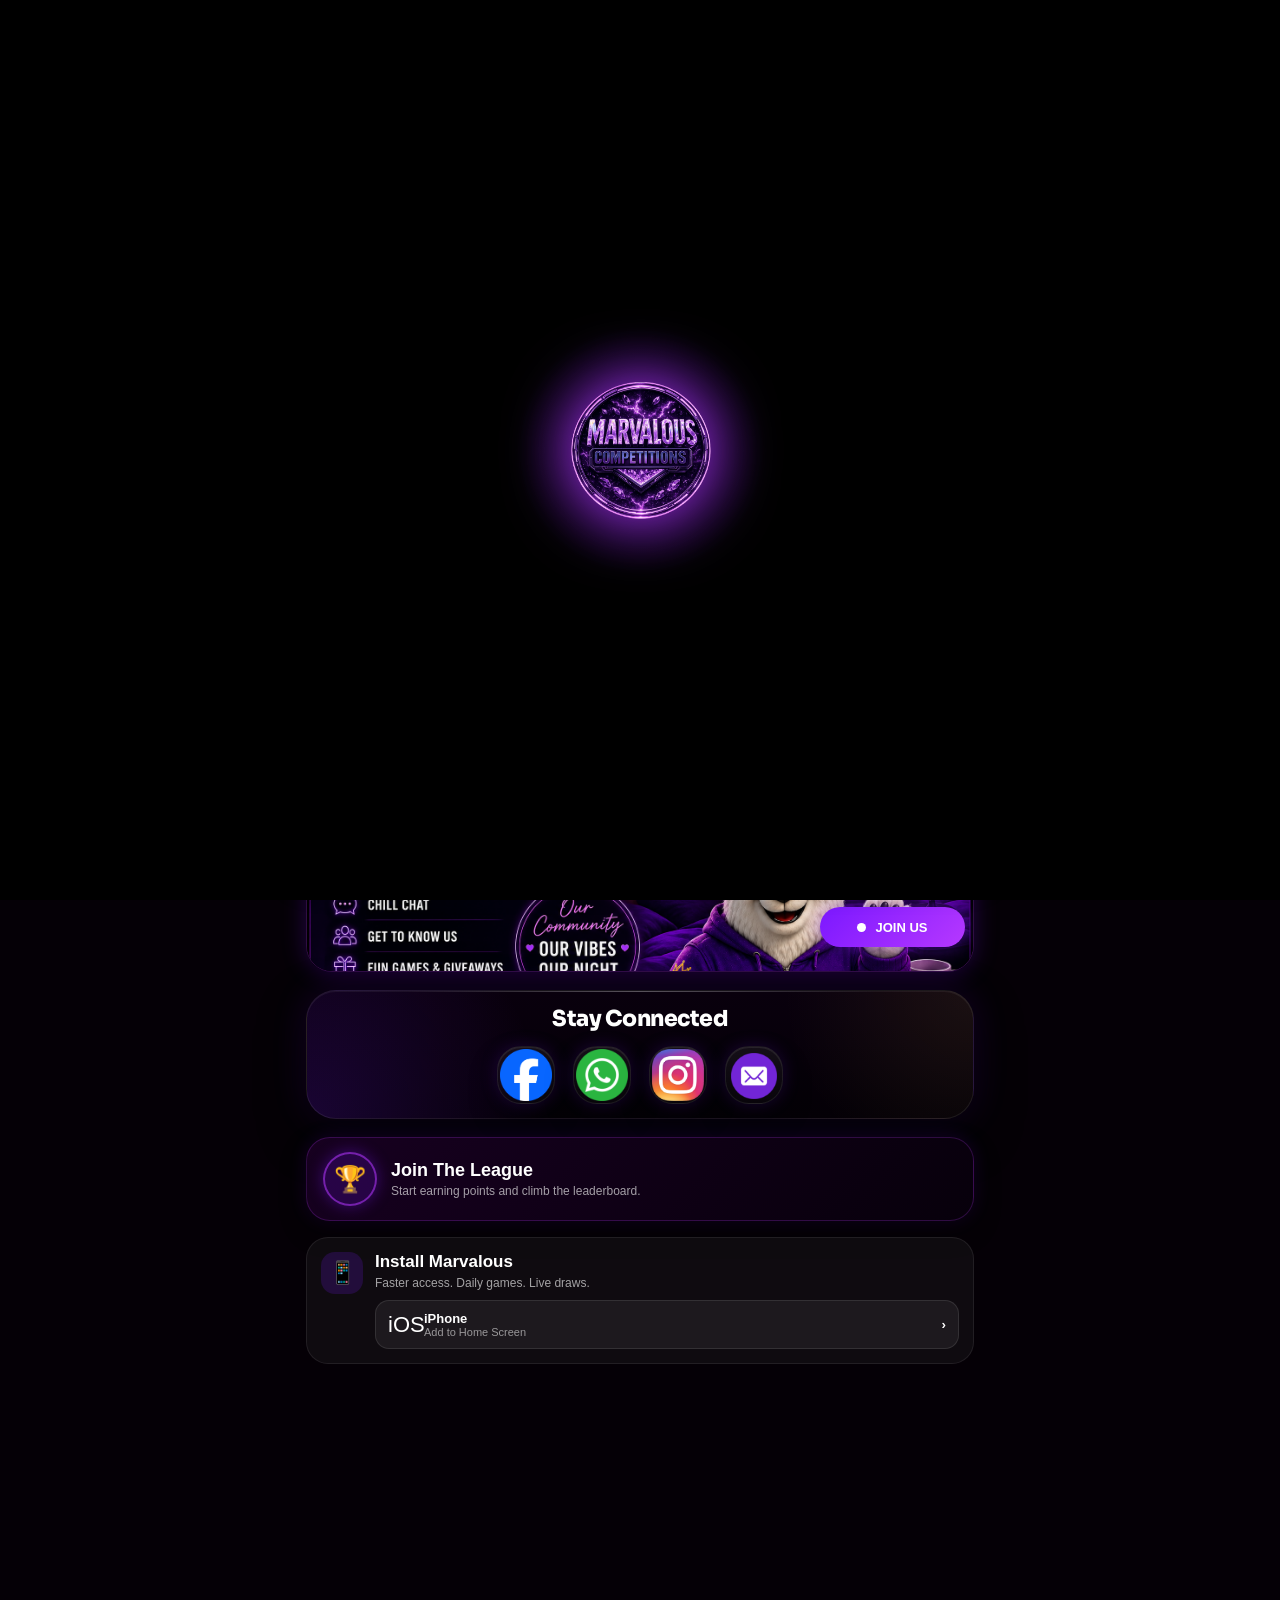
<file: index.html>
<!DOCTYPE html>
<html lang="en">
<head>
  <meta charset="UTF-8" />
  <meta name="viewport" content="width=device-width, initial-scale=1.0, viewport-fit=cover" />
  <meta name="theme-color" content="#050006" />
  <title>Marvalous App</title>
  <link rel="manifest" href="manifest.json" />
  <link rel="icon" href="logo.png" />
  <link rel="apple-touch-icon" href="logo.png" />
  <link href="https://fonts.googleapis.com/css2?family=Sora:wght@700;800&display=swap" rel="stylesheet">
  <script src="https://cdn.onesignal.com/sdks/web/v16/OneSignalSDK.page.js" defer></script>

<script>
window.OneSignalDeferred = window.OneSignalDeferred || [];

OneSignalDeferred.push(async function(OneSignal) {
  await OneSignal.init({
    appId: "53bd206e-20f6-417e-8d73-ce10ee3b1b3a",
    notifyButton: { enable: false },
    promptOptions: {
      slidedown: {
        enabled: true,
        autoPrompt: true
      }
    }
  });

  OneSignal.Notifications.addEventListener("permissionChange", function(permission) {
    if (permission) {
      alert("You're in! Marvalous alerts are switched on 🔔");
    }
  });
});
</script>
  <link rel="stylesheet" href="style.css?v=16" />
</head>

<body>
<div id="splash" class="splash">
  <div class="splash-logo">
    <div class="splash-glow"></div>
    <img src="logo.png" alt="Marvalous Competitions">
    <div class="splash-shine"></div>
  </div>
</div>

<div class="ticker">
  <div class="ticker-track">

    <div class="ticker-group">
      <span>SPIN TO WIN SLOTS AVAILABLE</span>
      <i></i>
      <span>WEEKLY LEAGUE LIVE</span>
      <i></i>
      <span>MARV'S ICE BREAK</span>
      <i></i>
      <span>INSTANT WINS</span>
      <i></i>
    </div>

    <div class="ticker-group" aria-hidden="true">
      <span>SPIN TO WIN SLOTS AVAILABLE</span>
      <i></i>
      <span>WEEKLY LEAGUE LIVE</span>
      <i></i>
      <span>MARV'S ICE BREAK</span>
      <i></i>
      <span>INSTANT WINS</span>
      <i></i>
    </div>

  </div>
</div>  

  <main class="app-shell">
    <header class="app-header">
      <div class="brand-block">
        <img src="logo.png" class="brand-logo" alt="Marvalous" />
        <div>
       <h1>Welcome to Marvalous</h1>
<p>Your next win could be seconds away!</p>  
        </div>
      </div>

<button class="alert-bell" onclick="turnOnNotifications()">
    🔔
</button>
          
    </header>

<section class="hero-card comp-hero">
  <div class="hero-topline">
    <div>
      <h2>Latest Competitions</h2>
    </div>
    <a href="https://marvalouscompetitions.co.uk/">View All</a>
  </div>
<div class="carousel-track">

  <a class="comp-card" href="https://marvalouscompetitions.co.uk/">
    <img src="comp1.png" alt="">
  </a>

  <a class="comp-card" href="https://marvalouscompetitions.co.uk/">
    <img src="comp2.png" alt="">
  </a>

  <a class="comp-card" href="https://marvalouscompetitions.co.uk/">
    <img src="comp3.png" alt="">
  </a>

  <a class="comp-card" href="https://marvalouscompetitions.co.uk/">
    <img src="comp4.png" alt="">
  </a>

  <a class="comp-card" href="https://marvalouscompetitions.co.uk/">
    <img src="comp5.png" alt="">
  </a>

  <a class="comp-card" href="https://marvalouscompetitions.co.uk/">
    <img src="comp6.png" alt="">
  </a>

  <a class="comp-card" href="https://marvalouscompetitions.co.uk/">
    <img src="comp7.png" alt="">
  </a>

  <a class="comp-card" href="https://marvalouscompetitions.co.uk/">
    <img src="comp8.png" alt="">
  </a>

  <a class="comp-card" href="https://marvalouscompetitions.co.uk/">
    <img src="comp9.png" alt="">
  </a>

  <a class="comp-card" href="https://marvalouscompetitions.co.uk/">
    <img src="comp10.png" alt="">
  </a>

  <a class="comp-card" href="https://marvalouscompetitions.co.uk/">
    <img src="comp11.png" alt="">
  </a>


  <!-- Exact duplicate for seamless looping -->

  <a class="comp-card" href="https://marvalouscompetitions.co.uk/">
    <img src="comp1.png" alt="">
  </a>

  <a class="comp-card" href="https://marvalouscompetitions.co.uk/">
    <img src="comp2.png" alt="">
  </a>

  <a class="comp-card" href="https://marvalouscompetitions.co.uk/">
    <img src="comp3.png" alt="">
  </a>

  <a class="comp-card" href="https://marvalouscompetitions.co.uk/">
    <img src="comp4.png" alt="">
  </a>

  <a class="comp-card" href="https://marvalouscompetitions.co.uk/">
    <img src="comp5.png" alt="">
  </a>

  <a class="comp-card" href="https://marvalouscompetitions.co.uk/">
    <img src="comp6.png" alt="">
  </a>

  <a class="comp-card" href="https://marvalouscompetitions.co.uk/">
    <img src="comp7.png" alt="">
  </a>

  <a class="comp-card" href="https://marvalouscompetitions.co.uk/">
    <img src="comp8.png" alt="">
  </a>

  <a class="comp-card" href="https://marvalouscompetitions.co.uk/">
    <img src="comp9.png" alt="">
  </a>

  <a class="comp-card" href="https://marvalouscompetitions.co.uk/">
    <img src="comp10.png" alt="">
  </a>

  <a class="comp-card" href="https://marvalouscompetitions.co.uk/">
    <img src="comp11.png" alt="">
  </a>

</div>

</section>

    
   <a class="gold-button" href="#">
  <div class="daily-code-text">
    <span class="daily-small">TODAY'S DAILY GAME</span>
    <span class="daily-code">Tap to Reveal Today's Code</span>
  </div>

   </a>
<section class="live-card">
  <img src="live-bg.png" class="live-bg" alt="New competitions">

  <div class="live-overlay">

    <div class="live-badge">🔥 NEW THIS WEEK</div>

    <div class="live-info">
      <div><strong>3 NEW COMPETITIONS</strong></div>
      <div><strong>OVER £15,000 INSTANT WINS</strong></div>
      <div><strong>LOW ODDS AVAILABLE</strong></div>
    </div>

    <a href="https://marvalouscompetitions.co.uk/" class="live-btn">
      <span class="live-dot"></span>
      ENTER NOW
    </a>

  </div>
</section>
  
<div class="ladies-card">
  <img src="ladies-night.png" alt="Marvalous Ladies Night">

  <a href="https://www.facebook.com/MarvalousCompetitions"
     target="_blank"
     class="ladies-live-btn">
    <span></span>
    JOIN US
  </a>
</div>   

<section class="social-card">

  <div class="social-topline">
    
  <h3>Stay Connected</h3>
  <div class="social-buttons">

    <a href="https://www.facebook.com/share/1BVvdYFSW6/" target="_blank">
      <img src="facebook.png" alt="Facebook">
    </a>

    <a href="https://chat.whatsapp.com/J4W4wXDzyCD4L8slmimRZp" target="_blank">
      <img src="whatsapp.png" alt="WhatsApp">
    </a>

    <a href="https://www.instagram.com/marvalous.competitions?igsh=MWVnZ3Nxdm54OHdrNQ==" target="_blank">
      <img src="instagram.png" alt="Instagram">
    </a>

    <a href="mailto:enquiries@marvalouscompetitions.co.uk">
    <img src="email.png" alt="Email">
</a>

  </div>

  </div>

</section>
  <div class="league-card" onclick="openLeagueForm()">
   <div class="league-icon">🏆</div>

  <div class="league-text">
    <h3>Join The League</h3>
    <p>Start earning points and climb the leaderboard.</p>
  </div>
</div>

<div id="leagueModal" class="league-modal">
  <div class="league-modal-card">

    <h2>Join The League</h2>

    <p>
      Already got a Marvalous website account? Complete this form and we'll add you to the league.
      <br><br>
      No account yet? Sign up on our website first, then come back and join the league.
    </p>

    <input
      id="leagueName"
      type="text"
      placeholder="Full name"
    >

    <input
      id="leagueEmail"
      type="email"
      placeholder="Email address"
    >

    <button id="leagueSubmitBtn" onclick="submitLeagueSignup()">
      Join League
    </button>

    <button id="leagueCloseBtn" onclick="closeLeagueForm()">
      Cancel
    </button>

    <p id="leagueStatus"></p>

  </div>
</div>   
<section class="install-card">
  <div class="install-icon">📱</div>

  <div class="install-content">
    <h2>Install Marvalous</h2>
    <p>Faster access. Daily games. Live draws.</p>

    <button class="install-row" onclick="toggleIphoneSteps()">
      <span class="device-icon">iOS</span>
      <span>
        <strong>iPhone</strong>
        <small>Add to Home Screen</small>
      </span>
      <b>›</b>
    </button>

    <div id="iphoneSteps" class="iphone-steps">
      <p>1. Tap the Share button</p>
      <p>2. Tap Add to Home Screen</p>
      <p>3. Tap Add</p>
    </div>

    <button id="installBtn" class="install-row android-row" style="display:none;">
      <span class="device-icon">▶</span>
      <span>
        <strong>Android</strong>
        <small>Install App</small>
      </span>
      <b>›</b>
    </button>
  </div>
</section>

  </main>

  <nav class="bottom-nav">
    <a href="index.html">
      <svg viewBox="0 0 24 24" class="nav-icon">
        <path d="M3 11l9-8 9 8v10h-6v-6H9v6H3z"></path>
      </svg>
      Home
    </a>

    <a href="icebreak-v2.html">
     <svg xmlns="http://www.w3.org/2000/svg" viewBox="0 0 24 24" width="24" height="24" color="currentColor" fill="none" stroke="currentColor" stroke-width="1.5">
    <path d="M11 13H13" stroke-linecap="round" stroke-linejoin="round"></path>
    <path d="M12 9V3" stroke-linecap="round" stroke-linejoin="round"></path>
    <path d="M20.1526 20.9174C22.0143 20.3289 22.5597 16.7547 21.3708 12.9344C20.1819 9.11398 17.709 6.49405 15.8474 7.08259C14.6972 7.44619 14.6438 8.86174 13.6968 9.378C13.473 9.5 13.1595 9.5 12.5324 9.5H11.4676C10.8405 9.5 10.527 9.5 10.3032 9.378C9.35625 8.86174 9.30278 7.44619 8.15264 7.08259C6.29102 6.49405 3.8181 9.11398 2.62922 12.9344C1.44035 16.7547 1.98573 20.3289 3.84736 20.9174C5.20631 21.347 6.891 20.067 8.16417 17.8583C9.01333 16.3851 9.39787 16 11.1039 16H12.8961C14.6021 16 14.9867 16.3851 15.8358 17.8583C17.109 20.067 18.7937 21.347 20.1526 20.9174Z"></path>
     </svg> 
     Daily Game
    </a>
  <a class="centre-action" href="https://marvalouscompetitions.co.uk/">

<img src="logo.png" class="centre-logo">

<b>Play</b>

  </a>

    <a href="winners.html">
      <svg viewBox="0 0 24 24" class="nav-icon">
        <path d="M8 4h8v4a4 4 0 0 1-8 0V4z"></path>
        <path d="M6 6H4a4 4 0 0 0 4 4"></path>
        <path d="M18 6h2a4 4 0 0 1-4 4"></path>
        <path d="M12 12v5M8 20h8"></path>
      </svg>
      Winners
    </a>

    <a href="https://marvalouscompetitions.co.uk/i/the-marvalous-league">
      <svg viewBox="0 0 24 24" class="nav-icon">
        <path d="M4 20V10"></path>
        <path d="M10 20V4"></path>
        <path d="M16 20v-7"></path>
        <path d="M22 20H2"></path>
      </svg>
      League
    </a>
  </nav>

 <script src="app.js"></script>
  <div id="dailyCodePopup" class="daily-popup">

  <div class="daily-popup-card">

    <div class="daily-title">TODAY'S DAILY CODE</div>

    <div class="popup-code" id="dailyCodeText">
      Loading...
    </div>

    <p>Use this code in Marv's Ice Break.</p>

    <a href="icebreak-v2.html" class="daily-play-btn">
      Play Now →
    </a>

    <button class="daily-close" onclick="closeDailyCode()">
      ✕
    </button>

  </div>

  </div>


  </div>
</body>
</html>
</file>
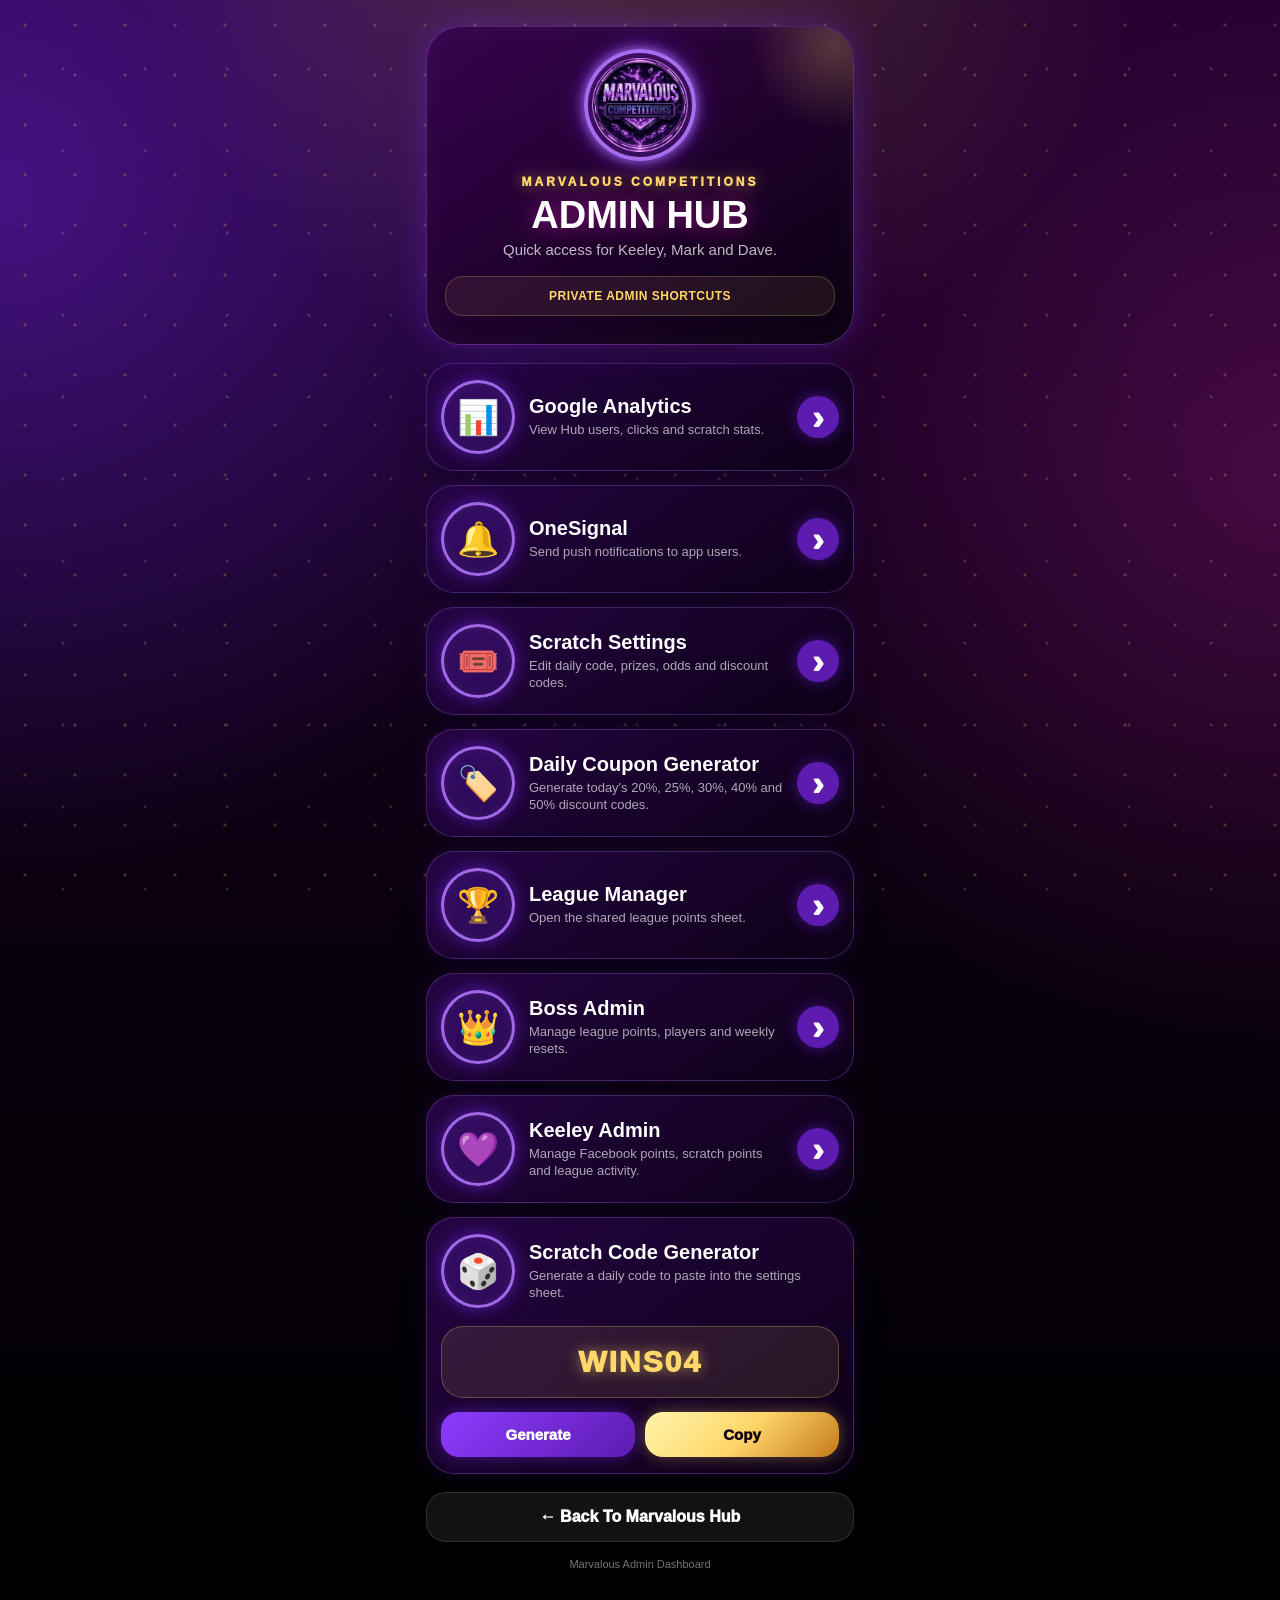
<file: admin.html>
<!DOCTYPE html>
<html lang="en">
<head>
<meta charset="UTF-8" />
<meta name="viewport" content="width=device-width, initial-scale=1.0, viewport-fit=cover" />
<meta name="theme-color" content="#120018" />
<title>Marvalous Admin Hub</title>
<link rel="icon" type="image/png" href="logo.png">
<link rel="apple-touch-icon" href="logo.png">

<style>
:root{
  --purple:#7b2cff;
  --deep:#120018;
  --dark:#050006;
  --gold:#ffd76a;
  --pink:#ff2fd6;
  --card:rgba(22,0,35,.82);
  --stroke:rgba(190,110,255,.34);
}

*{box-sizing:border-box}

body{
  margin:0;
  min-height:100vh;
  font-family:Arial,Helvetica,sans-serif;
  color:#fff;
  background:
    radial-gradient(circle at 50% -8%, rgba(255,215,106,.22), transparent 28%),
    radial-gradient(circle at 0% 12%, rgba(123,44,255,.42), transparent 36%),
    radial-gradient(circle at 100% 30%, rgba(255,47,214,.20), transparent 34%),
    linear-gradient(180deg,#21002e 0%,#09000d 60%,#000 100%);
  overflow-x:hidden;
}

body:before{
  content:"";
  position:fixed;
  inset:0;
  pointer-events:none;
  opacity:.28;
  background-image:
    radial-gradient(circle,rgba(255,215,106,.8) 0 1.2px,transparent 2px),
    radial-gradient(circle,rgba(255,255,255,.55) 0 1px,transparent 2px);
  background-size:50px 50px,82px 82px;
  background-position:0 0,22px 28px;
}

.app{
  width:min(460px,100%);
  margin:0 auto;
  min-height:100vh;
  padding:26px 16px 34px;
  position:relative;
}

.hero{
  position:relative;
  border-radius:34px;
  padding:22px 18px 24px;
  background:linear-gradient(145deg,rgba(55,0,78,.92),rgba(8,0,14,.94));
  border:1px solid var(--stroke);
  box-shadow:
    0 0 34px rgba(123,44,255,.35),
    inset 0 0 24px rgba(255,255,255,.04);
  overflow:hidden;
}

.hero:after{
  content:"";
  position:absolute;
  width:180px;
  height:180px;
  border-radius:50%;
  right:-70px;
  top:-70px;
  background:radial-gradient(circle,rgba(255,215,106,.24),transparent 65%);
}

.logo-wrap{
  width:112px;
  height:112px;
  margin:0 auto 14px;
  border-radius:50%;
  display:grid;
  place-items:center;
  background:rgba(123,44,255,.18);
  border:4px solid rgba(180,120,255,.9);
  box-shadow:
    0 0 12px rgba(180,120,255,.9),
    0 0 28px rgba(123,44,255,.55),
    inset 0 0 18px rgba(255,255,255,.06);
}

.logo-wrap img{
  width:96px;
  height:96px;
  object-fit:contain;
}

.brand{
  color:var(--gold);
  text-align:center;
  font-size:12px;
  font-weight:1000;
  letter-spacing:3px;
  text-transform:uppercase;
  text-shadow:0 0 14px rgba(255,215,106,.6);
}

h1{
  margin:8px 0 6px;
  text-align:center;
  font-size:38px;
  line-height:.95;
  text-transform:uppercase;
  text-shadow:0 0 22px rgba(255,47,214,.55);
}

.sub{
  margin:0 auto;
  max-width:320px;
  text-align:center;
  color:rgba(255,255,255,.72);
  font-size:15px;
  line-height:1.4;
}

.notice{
  margin:16px 0 4px;
  padding:12px 14px;
  border-radius:18px;
  text-align:center;
  color:#ffd76a;
  background:rgba(255,215,106,.08);
  border:1px solid rgba(255,215,106,.22);
  font-size:12px;
  font-weight:900;
  letter-spacing:.5px;
  text-transform:uppercase;
}

.links{
  margin-top:18px;
}

.admin-card{
  display:flex;
  align-items:center;
  justify-content:space-between;
  gap:14px;
  width:100%;
  margin:14px 0;
  padding:16px 14px;
  border-radius:28px;
  text-decoration:none;
  color:#fff;
  background:linear-gradient(145deg,rgba(40,5,72,.92),rgba(13,0,22,.96));
  border:1px solid rgba(180,120,255,.28);
  box-shadow:0 12px 28px rgba(0,0,0,.34),0 0 18px rgba(123,44,255,.18);
}

.admin-card:active{
  transform:scale(.98);
}

.left{
  display:flex;
  align-items:center;
  gap:14px;
  min-width:0;
}

.icon{
  width:74px;
  height:74px;
  min-width:74px;
  border-radius:50%;
  display:grid;
  place-items:center;
  font-size:34px;
  background:rgba(123,44,255,.18);
  border:3px solid rgba(180,120,255,.86);
  box-shadow:0 0 18px rgba(123,44,255,.58),inset 0 0 14px rgba(255,255,255,.05);
}

.text h2{
  margin:0 0 5px;
  font-size:20px;
  line-height:1.1;
}

.text p{
  margin:0;
  color:rgba(255,255,255,.65);
  font-size:13px;
  line-height:1.3;
}

.arrow{
  width:42px;
  height:42px;
  min-width:42px;
  border-radius:50%;
  display:grid;
  place-items:center;
  background:#5d1bb0;
  color:#fff;
  font-size:34px;
  font-weight:1000;
  box-shadow:0 0 16px rgba(123,44,255,.45);
}

.generator-card{
  display:block;
  text-align:center;
}

.generator-top{
  display:flex;
  align-items:center;
  gap:14px;
  text-align:left;
}

.code-box{
  margin:18px 0 14px;
  padding:18px;
  border-radius:22px;
  background:rgba(255,215,106,.1);
  border:1px solid rgba(255,215,106,.28);
  color:#ffd76a;
  font-size:30px;
  font-weight:1000;
  letter-spacing:2px;
  text-align:center;
  text-shadow:0 0 14px rgba(255,215,106,.55);
}

.generator-actions{
  display:grid;
  grid-template-columns:1fr 1fr;
  gap:10px;
}

.admin-action{
  border:none;
  border-radius:18px;
  padding:14px 10px;
  font-size:15px;
  font-weight:1000;
  color:#fff;
  background:linear-gradient(135deg,#8c3cff,#5d1bb0);
  box-shadow:0 0 16px rgba(123,44,255,.45);
}

.admin-action.gold{
  color:#13000d;
  background:linear-gradient(135deg,#fff4ad,#ffd76a,#c47a18);
  box-shadow:0 0 16px rgba(255,215,106,.35);
}  

.back{
  display:block;
  margin:18px auto 0;
  padding:15px 18px;
  border-radius:20px;
  text-align:center;
  text-decoration:none;
  color:#fff;
  font-weight:1000;
  background:rgba(255,255,255,.07);
  border:1px solid rgba(255,255,255,.12);
}

.footer{
  margin-top:16px;
  text-align:center;
  font-size:11px;
  color:rgba(255,255,255,.45);
}

.hidden{
  display:none!important;
}
  
</style>
</head>

<body>
<main class="app">

  <section class="hero">
    <div class="logo-wrap">
      <img src="logo.png" alt="Marvalous Competitions">
    </div>

    <div class="brand">Marvalous Competitions</div>
    <h1>Admin Hub</h1>
    <p class="sub">Quick access for Keeley, Mark and Dave.</p>

    <div class="notice">Private admin shortcuts</div>
  </section>

  <section class="links">

    <a class="admin-card" href="https://analytics.google.com" target="_blank" rel="noopener">
      <div class="left">
        <div class="icon">📊</div>
        <div class="text">
          <h2>Google Analytics</h2>
          <p>View Hub users, clicks and scratch stats.</p>
        </div>
      </div>
      <div class="arrow">›</div>
    </a>

    <a class="admin-card" href="https://app.onesignal.com" target="_blank" rel="noopener">
      <div class="left">
        <div class="icon">🔔</div>
        <div class="text">
          <h2>OneSignal</h2>
          <p>Send push notifications to app users.</p>
        </div>
      </div>
      <div class="arrow">›</div>
    </a>

    <a class="admin-card" href="https://docs.google.com/spreadsheets/d/12Qln-NwGDZ-lsJRB5ragJeIWY3hTQKc2LpcjkuvKMsQ/edit?usp=drivesdk" target="_blank" rel="noopener">
      <div class="left">
        <div class="icon">🎟️</div>
        <div class="text">
          <h2>Scratch Settings</h2>
          <p>Edit daily code, prizes, odds and discount codes.</p>
        </div>
      </div>
      <div class="arrow">›</div>
    </a>

  <a class="admin-card" href="#" onclick="openCouponGenerator();return false;">
  <div class="left">
    <div class="icon">🏷️</div>
    <div class="text">
      <h2>Daily Coupon Generator</h2>
      <p>Generate today's 20%, 25%, 30%, 40% and 50% discount codes.</p>
    </div>
  </div>
  <div class="arrow">›</div>
  </a>  

<a class="admin-card" href="https://docs.google.com/spreadsheets/d/1MuU7TZCdkgV2_j_tW_4hNzsqSell7Z-BavITG4YaH6s">
  <div class="left">
    <div class="icon">🏆</div>
    <div class="text">
      <h2>League Manager</h2>
      <p>Open the shared league points sheet.</p>
    </div>
  </div>
  <div class="arrow">›</div>
</a>

<a class="admin-card" href="bossadmin.html">
  <div class="left">
    <div class="icon">👑</div>
    <div class="text">
      <h2>Boss Admin</h2>
      <p>Manage league points, players and weekly resets.</p>
    </div>
  </div>
  <div class="arrow">›</div>
</a>    


<a class="admin-card" href="admin2.html">
  <div class="left">
    <div class="icon">💜</div>
    <div class="text">
      <h2>Keeley Admin</h2>
      <p>Manage Facebook points, scratch points and league activity.</p>
    </div>
  </div>
  <div class="arrow">›</div>
</a>    

    <div class="admin-card generator-card">
  <div class="generator-top">
    <div class="icon">🎲</div>
    <div class="text">
      <h2>Scratch Code Generator</h2>
      <p>Generate a daily code to paste into the settings sheet.</p>
    </div>
  </div>

  <div id="generatedCode" class="code-box">Press Generate</div>

  <div class="generator-actions">
    <button class="admin-action" onclick="generateScratchCode()">Generate</button>
    <button class="admin-action gold" onclick="copyScratchCode()">Copy</button>
  </div>
    </div>

    <a class="back" href="index.html">← Back To Marvalous Hub</a>

    <div class="footer">Marvalous Admin Dashboard</div>

  </section>

</main>
<script>
 function generateScratchCode(){

  const prefixes = [
  "MARV",
  "ELITE",
  "VIP",
  "WIN",
  "WINS",
  "LUCKY",
  "DRAW",
  "LIVE",
  "BONUS",
  "SCRATCH",
  "UNLOCK",
  "CASH",
  "PRIZE",
  "MEGA",
  "SUPER",
  "GOLD",
  "SILVER",
  "DIAMOND",
  "JACKPOT",
  "MYSTERY",
  "VAULT",
  "SECRET",
  "WEEKLY",
  "SUNDAY",
  "FRENZY",
  "MADNESS",
  "MAYHEM",
  "BEAR",
  "MARVALOUS",
  "ARCTIC",
  "SPIN",
  "BINGO",
  "WINNER",
  "REWARD",
  "POWER",
  "TREASURE",
  "LIGHTNING",
  "BOOST",
  "HIDDEN",
  "UNLOCKED"
];

  const prefix = prefixes[Math.floor(Math.random() * prefixes.length)];

  const today = new Date();
  const day = String(today.getDate()).padStart(2,"0");

  const code = prefix + day;

  document.getElementById("generatedCode").textContent = code;
 } 

function copyScratchCode(){
  const code = document.getElementById("generatedCode").textContent;

  if(code === "Press Generate"){
    alert("Generate a code first.");
    return;
  }

  navigator.clipboard.writeText(code).then(() => {
    alert("Code copied: " + code);
  });
}
generateScratchCode();

const couponWords = [
"MARV","VAULT","SPIN","BINGO","CASH","WINNER","MYSTERY","ELITE",
"LUCKY","PRIZE","GOLD","SILVER","BONUS","JACKPOT","DRAW","TICKET",
"INSTANT","SECRET","TREASURE","UNLOCK","QUEST","RACE","MEGA","SUPER",
"POWER","LEGEND","VIP","FORTUNE","SPARK","THUNDER","DIAMOND","CRYSTAL",
"ROCKET","STORM","BLAST","COMET","GALAXY","NOVA","TORNADO","PHANTOM",
"DRAGON","TIGER","LION","WIZARD","MAGIC","CROWN","KING","QUEEN",
"CHAMPION","VICTORY","HERO","BOOST","MONEY","BANK","SAFE","TOKEN",
"RICHES","REWARD","MILLION","SPEED","DASH","LIGHTNING",
"THRONE","EMPIRE","BOUNTY","CHEST","RUBY","EMERALD",
"SAPPHIRE","PLATINUM","TITAN","MONSTER","BEAST","WILD","RUSH",
"LUCK","GLOW","SHINE","FUSION","VORTEX","SHADOW","FIRE","ICE",
"FROST","BLAZE","VOLT","COSMIC","NEBULA","ORBIT","ASTRO","NITRO",
"TURBO","BOOSTER","SUPREME","ULTIMATE","PREMIUM","EXCLUSIVE",
"REVEAL","UNLOCKED","MYSTIC","ENIGMA","PULSE","HAVEN","FORTRESS",
"CASTLE","KINGDOM","RAIDER","HUNTER","EXPLORER","VOYAGE","QUESTOR"
];

function openCouponGenerator(){
  document.getElementById("couponModal").classList.remove("hidden");
}

function closeCouponGenerator(){
  document.getElementById("couponModal").classList.add("hidden");
}

function generateCoupons(){

  let words = [...couponWords]
    .sort(() => Math.random() - 0.5)
    .slice(0,5);

  let output =
`${words[0]}20
${words[1]}25
${words[2]}30
${words[3]}40
${words[4]}50`;

  document.getElementById("couponOutput").value = output;
}

function copyCoupons(){

  navigator.clipboard.writeText(
    document.getElementById("couponOutput").value
  );

  alert("Codes copied to clipboard");
}
  
</script>

<div id="couponModal" class="hidden" style="position:fixed;inset:0;background:rgba(0,0,0,.85);padding:20px;z-index:9999;overflow:auto;">

  <div class="card" style="max-width:520px;margin:40px auto;">

    <h2>🏷️ Daily Coupon Generator</h2>

    <textarea id="couponOutput"
      style="width:100%;height:220px;padding:12px;border-radius:14px;background:#0b0014;color:white;border:1px solid rgba(190,130,255,.45);"></textarea>

    <button onclick="generateCoupons()">
      Generate Codes
    </button>

    <button class="green" onclick="copyCoupons()">
      Copy All Codes
    </button>

    <button class="red" onclick="closeCouponGenerator()">
      Close
    </button>

  </div>

</div>

  
</body>
      </html>
</file>
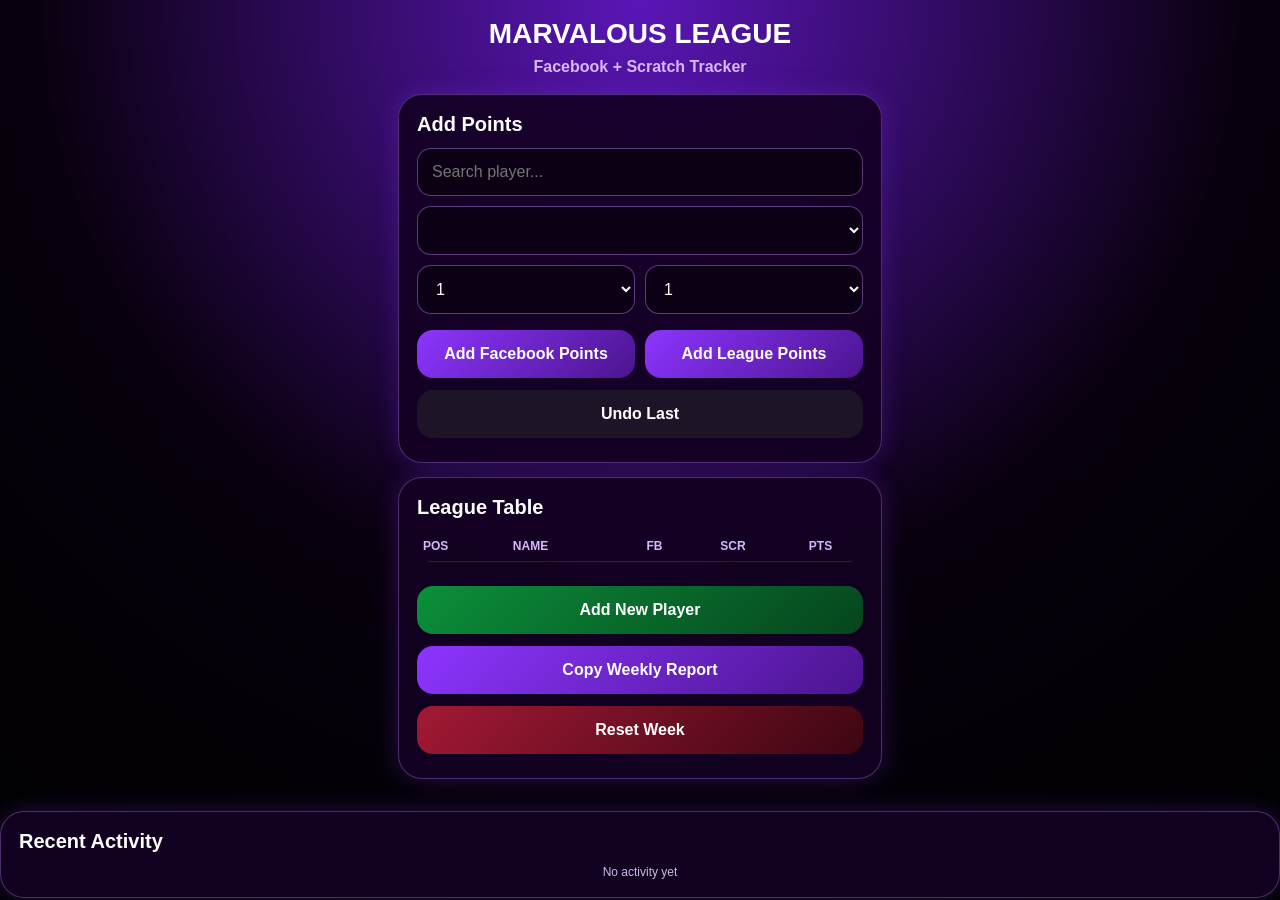
<file: admin2.html>
<!DOCTYPE html>
<html lang="en">
<head>
<meta charset="UTF-8">
<meta name="viewport" content="width=device-width, initial-scale=1.0">
<title>Marvalous Admin 2</title>

<style>
*{box-sizing:border-box}
body{
  margin:0;
  font-family:Arial,Helvetica,sans-serif;
  color:white;
  background:radial-gradient(circle at top,#5b16b8,#08000d 55%,#000);
  min-height:100vh;
}
.app{
  width:min(520px,100%);
  margin:0 auto;
  padding:18px;
}
.card{
  background:rgba(20,0,35,.92);
  border:1px solid rgba(190,130,255,.35);
  border-radius:24px;
  padding:18px;
  margin-bottom:14px;
  box-shadow:0 0 25px rgba(140,50,255,.25);
}
h1{
  margin:0;
  font-size:28px;
  text-align:center;
  text-transform:uppercase;
}
h2{
  margin:0 0 12px;
  font-size:20px;
}
.sub{
  text-align:center;
  color:#d9b8ff;
  font-weight:bold;
  margin:8px 0 18px;
}
input,select{
  width:100%;
  padding:14px;
  border-radius:14px;
  border:1px solid rgba(190,130,255,.45);
  background:#0b0014;
  color:white;
  font-size:16px;
  margin-bottom:10px;
}
button{
  width:100%;
  padding:15px;
  border:0;
  border-radius:16px;
  color:white;
  font-weight:900;
  font-size:16px;
  margin:6px 0;
  background:linear-gradient(135deg,#8d35ff,#4b148f);
}
.row{
  display:grid;
  grid-template-columns:1fr 1fr;
  gap:10px;
}
.green{background:linear-gradient(135deg,#0b8f3a,#06451d)}
.pink{background:linear-gradient(135deg,#d02282,#5d0733)}
.red{background:linear-gradient(135deg,#a31935,#3d0611)}
.grey{background:#1d1427}
table{
  width:100%;
  border-collapse:collapse;
  overflow:hidden;
  border-radius:16px;
}
th,td{
  padding:8px 6px;
  border-bottom:1px solid rgba(255,255,255,.12);
  text-align:left;
}
th{
  color:#d9b8ff;
  font-size:12px;
  text-transform:uppercase;
}
td{
  font-size:14px;
}
.num{text-align:center}
.total{
  font-size:16px;
  font-weight:900;
  color:#e4b1ff;
}
.hidden{display:none}
.small{
  font-size:12px;
  color:#cbb8e9;
  text-align:center;
}

.log-entry{
  padding:10px;
  margin-bottom:8px;
  border-radius:12px;
  background:rgba(255,255,255,.05);
  border:1px solid rgba(255,255,255,.08);
}

.log-time{
  font-size:11px;
  color:#c9b7ea;
}

.log-points{
  float:right;
  font-weight:900;
  color:#e4b1ff;
}

.badge{
  display:inline-block;
  padding:4px 8px;
  border-radius:999px;
  font-size:11px;
  background:#341152;
  color:#dcb6ff;
}
</style>
</head>

<body>
<div class="app">

  <div id="loginBox" class="card">
    <h1>Admin 2</h1>
    <div class="sub">Private League Tracker</div>

    <input id="password" type="password" placeholder="Password">
    <button onclick="login()">Open Tracker</button>

    <p class="small">Password: marvleague2026</p>
  </div>

  <div id="tracker" class="hidden">
    <h1>Marvalous League</h1>
    <div class="sub">Facebook + Scratch Tracker</div>

    <div class="card">
      <h2>Add Points</h2>

      <input id="search" placeholder="Search player..." oninput="fillPlayers()">

      <select id="player"></select>

   <div class="row">

  <div>
    <select id="fbPoints">
      <option value="1">1</option>
      <option value="2">2</option>
      <option value="3">3</option>
      <option value="4">4</option>
      <option value="5">5</option>
      <option value="6">6</option>
      <option value="7">7</option>
      <option value="8">8</option>
      <option value="9">9</option>
      <option value="10">10</option>
    </select>

    <button onclick="applyFB()">Add Facebook Points</button>
  </div>

  <div>
    <select id="scratchPoints">
      <option value="1">1</option>
      <option value="2">2</option>
      <option value="3">3</option>
      <option value="4">4</option>
      <option value="5">5</option>
      <option value="6">6</option>
      <option value="7">7</option>
      <option value="8">8</option>
      <option value="9">9</option>
      <option value="10">10</option>
    </select>

    <button onclick="applyScratch()">Add League Points</button>
  </div>

   </div>
      <button class="grey" onclick="undoLast()">Undo Last</button>
    </div>
    <div class="card">
      <h2>League Table</h2>

      <table>
        <thead>
          <tr>
            <th>Pos</th>
            <th>Name</th>
            <th class="num">FB</th>
            <th class="num">SCR</th>
            <th class="num">PTS</th>
          </tr>
        </thead>

        <tbody id="tableBody"></tbody>

      </table>

      <br>

      <button class="green" onclick="openAddPlayer()">Add New Player</button>
      <button onclick="copyWeeklyReport()">Copy Weekly Report</button>
      <button class="red" onclick="resetWeek()">Reset Week</button>

    </div>
  </div>
</div>
<div class="card">
  <h2>Recent Activity</h2>
  <div id="activityLog">
    <div class="small">No activity yet</div>
  </div>
</div>

  
<div id="playerModal" class="card hidden" style="position:fixed;left:10px;right:10px;top:50%;transform:translateY(-50%);z-index:999">

  <h2>Add Player</h2>

  <input id="newPlayerName" placeholder="Player Name">

  <button class="green" onclick="savePlayer()">Save Player</button>

  <button onclick="closeAddPlayer()">Cancel</button>

</div>

<script>

const PASSWORD="marvleague2026";
const STORAGE_KEY="marvalous_admin2_local";
const API_URL="https://script.google.com/macros/s/AKfycbyNm7tljoatEHdiWuYm1zT1CaXyfuI2hay4bcc3pX21eFFZZcvmMs8Mm2K48V_Ftucc/exec";

let lastAction=null;
let data={players:[]};

function getLocal(){
  return JSON.parse(localStorage.getItem(STORAGE_KEY) || "{}");
}

function saveLocal(local){
  localStorage.setItem(STORAGE_KEY,JSON.stringify(local));
}

async function loadFromSheet(){
  try{
    const response=await fetch(API_URL+"?action=getPlayers&t="+Date.now());
    const result=await response.json();

    if(result.success){
      const local=getLocal();

      data.players=result.players
      .filter(x=>x.active)
      .map(player=>({
        name:player.name,
        points:Number(player.points || 0),
        fb:local[player.name]?.fb || 0,
        scratch:local[player.name]?.scratch || 0
      }));

      fillPlayers();
      renderTable();
      renderActivity();
    }
  }catch(error){
    console.error(error);
    alert("Could not load players from Google Sheet");
  }
}

function login(){
  if(document.getElementById("password").value!==PASSWORD){
    alert("Wrong Password");
    return;
  }

  document.getElementById("loginBox").classList.add("hidden");
  document.getElementById("tracker").classList.remove("hidden");

  loadFromSheet();
}

function fillPlayers(){
  let search=document.getElementById("search").value.toLowerCase();
  let select=document.getElementById("player");

  select.innerHTML="";

  data.players
  .filter(x=>x.name.toLowerCase().includes(search))
  .forEach(player=>{
    let option=document.createElement("option");
    option.value=player.name;
    option.textContent=player.name;
    select.appendChild(option);
  });
}

async function addPoints(type,points,customReason){
  let selected=document.getElementById("player").value;

  if(!selected){
    alert("Choose a player first");
    return;
  }

  let reason = customReason || (type==="fb" ? "Facebook +1" : "Scratch +" + points);

  try{
    await fetch(
      API_URL+
      "?action=addPoints"+
      "&name="+encodeURIComponent(selected)+
      "&points="+points+
      "&reason="+encodeURIComponent(reason)+
"&admin="+encodeURIComponent("Admin 2")+
"&t="+Date.now()
    );

    let local=getLocal();

    if(!local[selected]) local[selected]={fb:0,scratch:0};
    local[selected][type]+=points;

    if(!local.activity) local.activity=[];

    let entry={
      name:selected,
      type:type,
      points:points,
      reason:reason,
      time:new Date().toLocaleString()
    };

    local.activity.unshift(entry);
    saveLocal(local);

    let player=data.players.find(x=>x.name===selected);
    if(player){
      player[type]+=points;
      player.points+=points;
    }

    lastAction=entry;

    renderTable();
    renderActivity();
    await loadFromSheet();

  }catch(error){
    console.error(error);
    alert("Could not update Google Sheet");
  }
}
function applyFB(){
  const points = Number(document.getElementById("fbPoints").value);
  addPoints("fb", points, "Facebook +" + points);
}

function applyScratch(){
  const points = Number(document.getElementById("scratchPoints").value);
  addPoints("scratch", points, "League +" + points);
}
      
async function subtractPoints(type,points){
  let selected=document.getElementById("player").value;

  if(!selected){
    alert("Choose a player first");
    return;
  }

  try{
    await fetch(
      API_URL+
      "?action=removePoints"+
      "&name="+encodeURIComponent(selected)+
      "&points="+points+
      "&t="+Date.now()
    );

    let local=getLocal();

    if(local[selected]){
      local[selected][type]-=points;
      if(local[selected][type]<0){
        local[selected][type]=0;
      }
      saveLocal(local);
    }

    await loadFromSheet();

  }catch(error){
    console.error(error);
    alert("Could not remove points from Google Sheet");
  }
}
  
async function undoLast(){
  if(!lastAction){
    alert("Nothing to undo");
    return;
  }

  await removeEntry(lastAction);

  let local=getLocal();
  if(local.activity){
    local.activity=local.activity.filter(x=>x.time!==lastAction.time);
    saveLocal(local);
  }

  lastAction=null;

  await loadFromSheet();
}

function renderTable(){
  let body=document.getElementById("tableBody");
  body.innerHTML="";

  data.players
  .sort((a,b)=>b.points-a.points)
  .forEach((player,index)=>{
    let row=document.createElement("tr");

    let pos=index+1;
    if(pos===1) pos="🥇";
    if(pos===2) pos="🥈";
    if(pos===3) pos="🥉";

    row.innerHTML=`
      <td class="num">${pos}</td>
      <td>${player.name}</td>
      <td class="num">${player.fb}</td>
      <td class="num">${player.scratch}</td>
      <td class="num total">${player.points}</td>
    `;

    body.appendChild(row);
  });
}

function renderActivity(){
  let log=document.getElementById("activityLog");
  if(!log) return;

  let local=getLocal();
  let activity=local.activity || [];

  log.innerHTML="";

  if(activity.length===0){
    log.innerHTML='<div class="small">No activity yet</div>';
    return;
  }

  activity.slice(0,20).forEach((entry,index)=>{
    let div=document.createElement("div");
    div.className="log-entry";

    div.innerHTML=`
      <div>
        <span class="badge">${entry.name}</span>
        <span class="log-points">+${entry.points}</span>
      </div>
      <div>${entry.reason}</div>
      <div class="log-time">${entry.time}</div>
      <button class="red" onclick="removeActivity(${index})">Remove</button>
    `;

    log.appendChild(div);
  });
}

async function removeEntry(entry){
  await fetch(
    API_URL+
    "?action=removePoints"+
    "&name="+encodeURIComponent(entry.name)+
    "&points="+entry.points+
    "&t="+Date.now()
  );

  let local=getLocal();

  if(local[entry.name]){
    local[entry.name][entry.type]-=entry.points;
    if(local[entry.name][entry.type]<0){
      local[entry.name][entry.type]=0;
    }
  }

  saveLocal(local);
}

async function removeActivity(index){
  let local=getLocal();
  let activity=local.activity || [];
  let entry=activity[index];

  if(!entry) return;

  if(!confirm("Remove this points entry?")) return;

  try{
    await removeEntry(entry);

    activity.splice(index,1);
    local.activity=activity;
    saveLocal(local);

    await loadFromSheet();

  }catch(error){
    console.error(error);
    alert("Could not remove points from Google Sheet");
  }
}

function openAddPlayer(){
  document.getElementById("playerModal").classList.remove("hidden");
}

function closeAddPlayer(){
  document.getElementById("playerModal").classList.add("hidden");
}

async function savePlayer(){
  let name=document.getElementById("newPlayerName").value.trim();

  if(!name){
    alert("Add a player name");
    return;
  }

  try{
    await fetch(
      API_URL+
      "?action=addPlayer"+
      "&name="+encodeURIComponent(name)+
      "&t="+Date.now()
    );

    document.getElementById("newPlayerName").value="";
    closeAddPlayer();
    await loadFromSheet();

  }catch(error){
    console.error(error);
    alert("Could not add player to Google Sheet");
  }
}

async function resetWeek(){
  if(!confirm("This will reset the Google Sheet points to zero. Are you sure?")){
    return;
  }

  try{
    await fetch(API_URL+"?action=resetWeek&t="+Date.now());
    localStorage.removeItem(STORAGE_KEY);
    lastAction=null;
    await loadFromSheet();
  }catch(error){
    console.error(error);
    alert("Could not reset Google Sheet");
  }
}

function copyWeeklyReport(){
  let report="WEEKLY LEAGUE POINTS\n\n";

  data.players
  .sort((a,b)=>b.points-a.points)
  .forEach(player=>{
    report += player.name + "\n";
    report += "Facebook Points: " + player.fb + "\n";
    report += "App/Scratch Points: " + player.scratch + "\n";
    report += "Total: " + player.points + "\n\n";
  });

  navigator.clipboard.writeText(report).then(()=>{
    alert("Weekly report copied");
  });
}

document.getElementById("loginBox").classList.add("hidden");
document.getElementById("tracker").classList.remove("hidden");

loadFromSheet();

</script>  

  
        
</body>
</html>
</file>
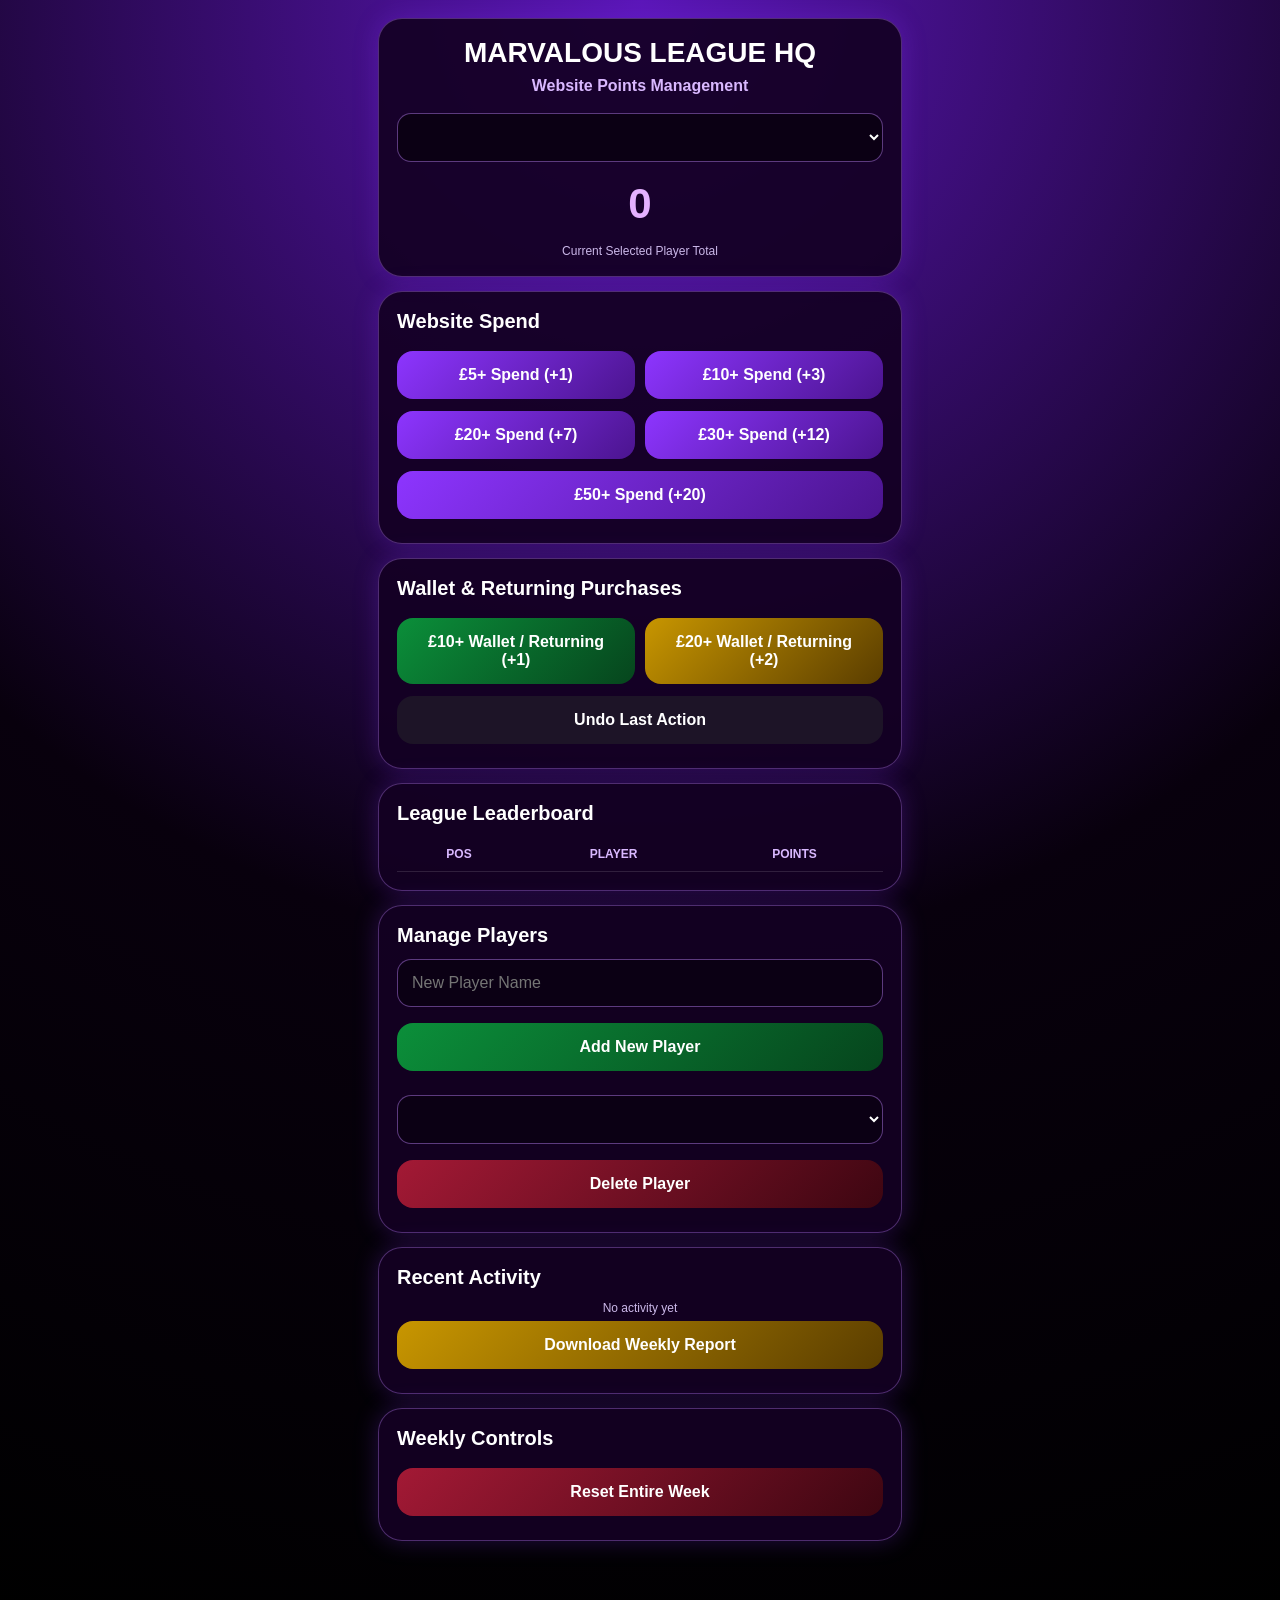
<file: bossadmin.html>
<!DOCTYPE html>
<html lang="en">
<head>
<meta charset="UTF-8">
<meta name="viewport" content="width=device-width, initial-scale=1.0">
<title>Marvalous League HQ</title>

<style>
*{box-sizing:border-box}

body{
  margin:0;
  min-height:100vh;
  font-family:Arial,Helvetica,sans-serif;
  color:white;
  background:radial-gradient(circle at top,#5b16b8,#08000d 55%,#000);
}

.app{
  width:min(560px,100%);
  margin:0 auto;
  padding:18px;
}

.card{
  background:rgba(20,0,35,.92);
  border:1px solid rgba(190,130,255,.35);
  border-radius:24px;
  padding:18px;
  margin-bottom:14px;
  box-shadow:0 0 25px rgba(140,50,255,.25);
}

h1{
  margin:0;
  text-align:center;
  font-size:28px;
  text-transform:uppercase;
}

h2{
  margin:0 0 12px;
  font-size:20px;
}

.sub{
  text-align:center;
  color:#d9b8ff;
  font-weight:bold;
  margin:8px 0 18px;
}

input,select,textarea{
  width:100%;
  padding:14px;
  border-radius:14px;
  border:1px solid rgba(190,130,255,.45);
  background:#0b0014;
  color:white;
  font-size:16px;
  margin-bottom:10px;
}

textarea{
  min-height:80px;
  resize:vertical;
}

button{
  width:100%;
  padding:15px;
  border:0;
  border-radius:16px;
  color:white;
  font-weight:900;
  font-size:16px;
  margin:6px 0;
  background:linear-gradient(135deg,#8d35ff,#4b148f);
}

button:active{
  transform:scale(.98);
}

.row{
  display:grid;
  grid-template-columns:1fr 1fr;
  gap:10px;
}

.green{
  background:linear-gradient(135deg,#0b8f3a,#06451d);
}

.gold{
  background:linear-gradient(135deg,#c89600,#5a3d00);
}

.red{
  background:linear-gradient(135deg,#a31935,#3d0611);
}

.grey{
  background:#1d1427;
}

.orange{
  background:linear-gradient(135deg,#c35400,#5a2200);
}

.pink{
  background:linear-gradient(135deg,#d02282,#5d0733);
}

.big-total{
  text-align:center;
  font-size:42px;
  font-weight:900;
  color:#e4b1ff;
  margin:8px 0 16px;
}

.small{
  font-size:12px;
  color:#cbb8e9;
  text-align:center;
}

.hidden{
  display:none!important;
}

table{
  width:100%;
  border-collapse:collapse;
}

th,td{
  padding:10px;
  border-bottom:1px solid rgba(255,255,255,.12);
}

th{
  color:#d9b8ff;
  font-size:12px;
  text-transform:uppercase;
}

.num{
  text-align:center;
}

.total{
  color:#e4b1ff;
  font-weight:900;
}

.log-entry{
  padding:10px;
  margin-bottom:8px;
  border-radius:12px;
  background:rgba(255,255,255,.05);
  border:1px solid rgba(255,255,255,.08);
}

.log-time{
  font-size:11px;
  color:#c9b7ea;
}

.log-points{
  float:right;
  font-weight:900;
  color:#e4b1ff;
}

.badge{
  display:inline-block;
  padding:4px 8px;
  border-radius:999px;
  font-size:11px;
  background:#341152;
  color:#dcb6ff;
}

.footer-space{
  height:40px;
}
</style>
</head>

<body>

<div class="app">

<div class="card">
<h1>Marvalous League HQ</h1>
<div class="sub">Website Points Management</div>

<select id="playerSelect"></select>

<div class="big-total" id="currentTotal">
0
</div>

<div class="small">
Current Selected Player Total
</div>
</div>

<div class="card">
<h2>Website Spend</h2>

<div class="row">
<button onclick="addPoints(1,'£5+ Spend')">
£5+ Spend (+1)
</button>

<button onclick="addPoints(3,'£10+ Spend')">
£10+ Spend (+3)
</button>
</div>

<div class="row">
<button onclick="addPoints(7,'£20+ Spend')">
£20+ Spend (+7)
</button>

<button onclick="addPoints(12,'£30+ Spend')">
£30+ Spend (+12)
</button>
</div>

<button onclick="addPoints(20,'£50+ Spend')">
£50+ Spend (+20)
</button>

</div>
  
<div class="card">
<h2>Wallet & Returning Purchases</h2>

<div class="row">

<button class="green"
onclick="addPoints(1,'£10+ Wallet Top-Up / Returning Purchase')">
£10+ Wallet / Returning (+1)
</button>

<button class="gold"
onclick="addPoints(2,'£20+ Wallet Top-Up / Returning Purchase')">
£20+ Wallet / Returning (+2)
</button>

</div>

<button class="grey"
onclick="undoLast()">
Undo Last Action
</button>

</div>
  
<div class="card">

<h2>League Leaderboard</h2>

<table>

<thead>
<tr>
<th>Pos</th>
<th>Player</th>
<th class="num">Points</th>
</tr>
</thead>

<tbody id="leaderboard"></tbody>

</table>

</div>

<div class="card">

<h2>Manage Players</h2>

<input id="newPlayerName"
placeholder="New Player Name">

<button class="green"
onclick="addPlayer()">
Add New Player
</button>

<br><br>

<select id="removePlayer"></select>

<button class="red"
onclick="removePlayer()">
Delete Player
</button>

</div>

<div class="card">

<h2>Recent Activity</h2>

<div id="activityLog">

<div class="small">
No activity yet
</div>

</div>

<button class="gold" onclick="downloadWeeklyReport()">
Download Weekly Report
</button>

</div>

<div class="card">

<h2>Weekly Controls</h2>

<button class="red"
onclick="resetWeek()">
Reset Entire Week
</button>

</div>

<div class="footer-space"></div>

</div>

<script>

const API_URL = "https://script.google.com/macros/s/AKfycbyNm7tljoatEHdiWuYm1zT1CaXyfuI2hay4bcc3pX21eFFZZcvmMs8Mm2K48V_Ftucc/exec";

let lastAction=null;

let data = {
players: [],
activity: []
};

loadFromSheet();

function save(){
/* Google Sheet handles saving now */
}


async function loadFromSheet(){

try{

const response = await fetch(
API_URL + "?action=getPlayers"
);

const result = await response.json();

if(result.success){

data.players = result.players
.filter(x => x.active);

render();

}

}catch(error){

console.error(error);
alert("Could not load players from Google Sheet");

}

}  
function populatePlayers(){

let select=document.getElementById("playerSelect");
let remove=document.getElementById("removePlayer");

select.innerHTML="";
remove.innerHTML="";

data.players
.filter(x=>x.active)
.forEach(player=>{

let option=document.createElement("option");
option.value=player.name;
option.textContent=player.name;

select.appendChild(option);

let option2=document.createElement("option");
option2.value=player.name;
option2.textContent=player.name;

remove.appendChild(option2);

});

updateCurrentPlayer();

}

function updateCurrentPlayer(){

let selected=
document.getElementById("playerSelect").value;

let player=
data.players.find(
x=>x.name===selected
);

document.getElementById(
"currentTotal"
).textContent=
player ? player.points : 0;

}

document.addEventListener(
"change",
function(e){

if(e.target.id==="playerSelect"){
updateCurrentPlayer();
}

}
);


async function addPoints(points,reason){

let selected=
document.getElementById("playerSelect").value;

if(!selected){
alert("Select a player first");
return;
}
await fetch(
API_URL +
"?action=addPoints" +
"&name=" + encodeURIComponent(selected) +
"&points=" + points +
"&reason=" + encodeURIComponent(reason)
);

let player=
data.players.find(
x=>x.name===selected
);

player.points+=points;

let entry={
name:selected,
points:points,
reason:reason,
time:new Date().toLocaleString()
};

data.activity.unshift(entry);

lastAction=entry;

save();
render();
document.getElementById("playerSelect").value=selected;
updateCurrentPlayer();

}

function undoLast(){

if(!lastAction){
alert("Nothing to undo");
return;
}

let player=
data.players.find(
x=>x.name===lastAction.name
);

if(player){
player.points-=lastAction.points;
if(player.points<0){
player.points=0;
}
}

data.activity.shift();

lastAction=null;

save();
render();

}

async function addPlayer(){

let name=
document.getElementById("newPlayerName").value.trim();

if(!name){
alert("Enter a player name");
return;
}
await fetch(
API_URL +
"?action=addPlayer" +
"&name=" + encodeURIComponent(name) +
"&t=" + Date.now()
);

let exists=
data.players.some(
x=>x.name.toLowerCase()===name.toLowerCase()
);

if(exists){
alert("This player already exists");
return;
}

data.players.push({
name:name,
points:0,
active:true
});

document.getElementById("newPlayerName").value="";

save();
render();

}

async function removePlayer(){

let selected=
document.getElementById("removePlayer").value;

if(!confirm("Permanently delete "+selected+" from the league?")){
return;
}

await fetch(
API_URL +
"?action=deletePlayer" +
"&name=" + encodeURIComponent(selected) +
"&t=" + Date.now()
);

await loadFromSheet();

}

async function resetWeek(){

if(!confirm("Reset all points and activity log?")){
return;
}
await fetch(
API_URL + "?action=resetWeek&t=" + Date.now()
);

data.players.forEach(player=>{
player.points=0;
});

data.activity=[];

lastAction=null;

save();
render();

}

function renderLeaderboard(){

let board=
document.getElementById("leaderboard");

board.innerHTML="";

data.players
.filter(x=>x.active)
.sort((a,b)=>b.points-a.points)
.forEach((player,index)=>{

let pos=index+1;

if(pos===1) pos="🥇";
if(pos===2) pos="🥈";
if(pos===3) pos="🥉";

let row=document.createElement("tr");

row.innerHTML=`
<td class="num">${pos}</td>
<td>${player.name}</td>
<td class="num total">${player.points}</td>
`;

board.appendChild(row);

});

}

function renderActivity(){

let log=
document.getElementById("activityLog");

log.innerHTML="";

if(data.activity.length===0){
log.innerHTML='<div class="small">No activity yet</div>';
return;
}

data.activity
.slice(0,12)
.forEach((entry,index)=>{

let div=document.createElement("div");

div.className="log-entry";

div.innerHTML=`
<div>
<span class="badge">${entry.name}</span>
<span class="log-points">+${entry.points}</span>
</div>
<div>${entry.reason}</div>
<div class="log-time">${entry.time}</div>
<div class="row">
<button class="red" onclick="deleteActivity(${index})">Remove</button>
</div>
`;

log.appendChild(div);

});

}
async function deleteActivity(index){

let entry=data.activity[index];

if(!entry){
return;
}

if(!confirm("Remove this entry?")){
return;
}
await fetch(
API_URL +
"?action=removePoints" +
"&name=" + encodeURIComponent(entry.name) +
"&points=" + entry.points +
"&t=" + Date.now()
);

let player=data.players.find(
x=>x.name===entry.name
);

if(player){
player.points-=entry.points;

if(player.points<0){
player.points=0;
}
}

data.activity.splice(index,1);

save();
render();

}

function editActivity(index){

let entry=data.activity[index];

if(!entry){
return;
}

let newPoints=prompt(
"Edit points",
entry.points
);

if(newPoints===null){
return;
}

newPoints=parseInt(newPoints);

if(isNaN(newPoints)){
return;
}

let player=data.players.find(
x=>x.name===entry.name
);

if(player){

player.points-=entry.points;
player.points+=newPoints;

if(player.points<0){
player.points=0;
}

}

entry.points=newPoints;

save();
render();

}

async function downloadWeeklyReport(){

try{

const response = await fetch(
API_URL + "?action=getActivityLog&t=" + Date.now()
);

const result = await response.json();

if(!result.success){
alert("Could not load activity log");
return;
}

let rows = result.activity || [];

let csv = "Date,Time,Player,Action,Points,Admin\n";

rows.forEach(row=>{
csv += `"${row.date}","${row.time}","${row.player}","${row.action}","${row.points}","${row.admin}"\n`;
});

let blob = new Blob([csv], { type:"text/csv" });
let url = URL.createObjectURL(blob);

let a = document.createElement("a");
a.href = url;
a.download = "marvalous-weekly-activity.csv";
a.click();

URL.revokeObjectURL(url);

}catch(error){
console.error(error);
alert("Could not download report");
}

}
  
function render(){

populatePlayers();
renderLeaderboard();
renderActivity();
updateCurrentPlayer();

}

render();

</script>
</body>
</html>
</file>
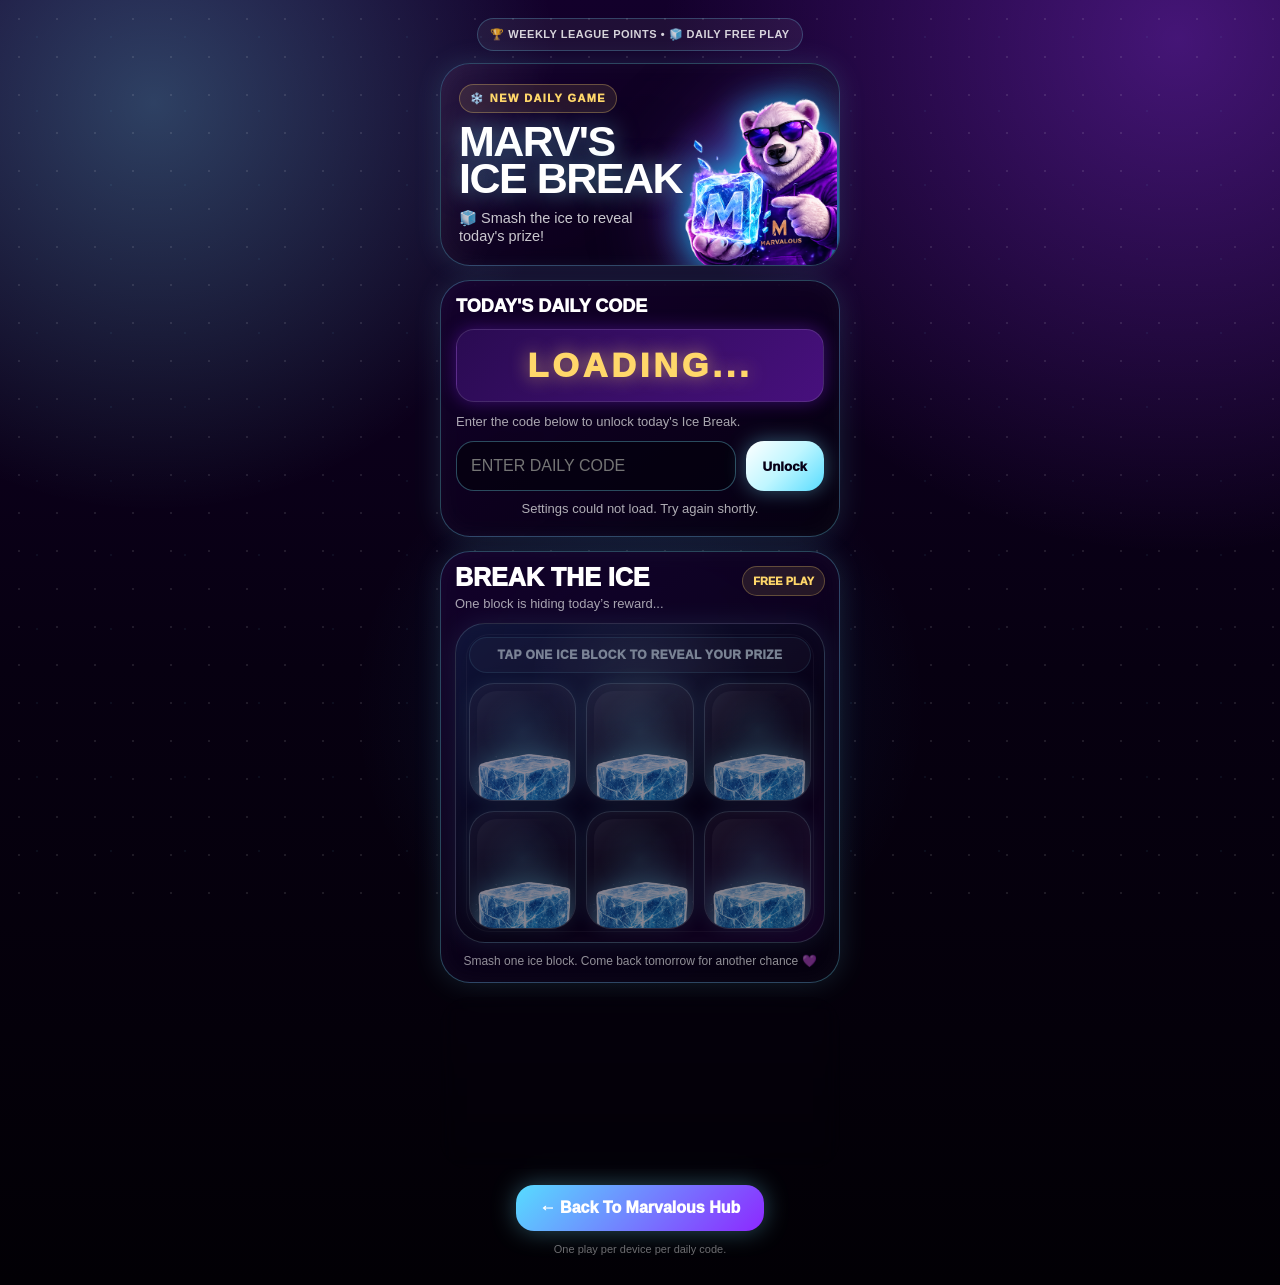
<file: icebreak-v2.html>
<!DOCTYPE html>
<html lang="en">
<head>
<meta charset="UTF-8" />
<meta name="viewport" content="width=device-width, initial-scale=1.0, viewport-fit=cover" />
<meta name="theme-color" content="#070009" />
<title>Marv's Ice Break</title>

<script async src="https://www.googletagmanager.com/gtag/js?id=G-ST39WS2DBB"></script>
<script>
window.dataLayer = window.dataLayer || [];
function gtag(){dataLayer.push(arguments);}
gtag('js', new Date());
gtag('config', 'G-ST39WS2DBB');
</script>

<style>
*{box-sizing:border-box}
:root{
  --purple:#8d28ff;
  --ice:#79e8ff;
  --gold:#ffd76a;
  --dark:#050008;
}
body{
  margin:0;
  min-height:100vh;
  font-family:Arial,Helvetica,sans-serif;
  color:#fff;
  background:
    radial-gradient(circle at 12% 8%,rgba(121,232,255,.28),transparent 25%),
    radial-gradient(circle at 92% 3%,rgba(157,59,255,.36),transparent 30%),
    radial-gradient(circle at 50% 55%,rgba(39,148,255,.12),transparent 30%),
    linear-gradient(180deg,#13002b 0%,#070011 52%,#020005 100%);
  overflow-x:hidden;
}
body:before{
  content:"";
  position:fixed;
  inset:0;
  pointer-events:none;
  background-image:
    radial-gradient(rgba(255,255,255,.45) 1px,transparent 1px),
    radial-gradient(rgba(121,232,255,.25) 1.4px,transparent 1.4px);
  background-size:38px 38px,74px 74px;
  opacity:.23;
}
.app{
  width:min(430px,100%);
  margin:0 auto;
  min-height:100vh;
  padding:18px 15px 30px;
  position:relative;
}
.glass{
  border-radius:30px;
  background:linear-gradient(145deg,rgba(22,0,48,.72),rgba(5,0,15,.86));
  border:1px solid rgba(121,232,255,.30);
  box-shadow:0 0 28px rgba(121,232,255,.14),inset 0 0 24px rgba(255,255,255,.035);
  backdrop-filter:blur(10px);
}
.top-strip{
  display:flex;
  justify-content:center;
  gap:8px;
  align-items:center;
  margin:0 auto 12px;
  padding:9px 12px;
  width:max-content;
  max-width:100%;
  border-radius:999px;
  background:rgba(255,255,255,.06);
  border:1px solid rgba(121,232,255,.24);
  color:rgba(255,255,255,.82);
  font-size:11px;
  font-weight:900;
  letter-spacing:.5px;
  text-transform:uppercase;
}
.hero{
  min-height:180px;
  position:relative;
  overflow:hidden;
  padding:20px 18px;
  margin-bottom:14px;
}
.hero:before{
  content:"";
  position:absolute;
  right:-48px;
  bottom:-65px;
  width:250px;
  height:250px;
  border-radius:50%;
  background:radial-gradient(circle,rgba(121,232,255,.38),rgba(141,40,255,.18),transparent 66%);
}
.hero:after{
  content:"";
  position:absolute;
  inset:0;
  background:linear-gradient(110deg,rgba(255,255,255,.08),transparent 25%,transparent 70%,rgba(121,232,255,.08));
  pointer-events:none;
}
.hero-marv{
  position:absolute;
  right:-18px;
  bottom:-30px;
  width:235px;
  max-height:240px;
  object-fit:contain;
  z-index:2;
  filter:
    drop-shadow(0 0 18px rgba(0,225,255,.8))
    drop-shadow(0 0 40px rgba(147,51,234,.5));
}
.kicker{
  position:relative;
  z-index:3;
  display:inline-flex;
  align-items:center;
  gap:6px;
  padding:7px 10px;
  border-radius:999px;
  background:rgba(255,215,106,.10);
  border:1px solid rgba(255,215,106,.30);
  color:var(--gold);
  font-size:11px;
  font-weight:1000;
  letter-spacing:1.4px;
  text-transform:uppercase;
}
h1{
  position:relative;
  z-index:3;
  margin:10px 132px 0 0;
  font-size:43px;
  line-height:.86;
  letter-spacing:-1.5px;
  text-transform:uppercase;
  text-shadow:0 0 24px rgba(121,232,255,.55);
}
.welcome{
  position:relative;
  z-index:3;
  margin:12px 145px 0 0;
  color:rgba(255,255,255,.78);
  font-size:14.5px;
  line-height:1.25;
}
.code-card{
  padding:15px;
  margin-bottom:14px;
}
.code-title{
  font-size:18px;
  font-weight:1000;
  text-transform:uppercase;
}
.code-sub{
  color:rgba(255,255,255,.65);
  font-size:13px;
  margin:6px 0 12px;
}
.row{display:flex;gap:10px}
input{
  flex:1;
  min-width:0;
  padding:15px 14px;
  border-radius:18px;
  border:1px solid rgba(121,232,255,.32);
  outline:none;
  background:rgba(5,0,15,.72);
  color:#fff;
  font-size:16px;
}
#codeInput{text-transform:uppercase}
button{
  border:0;
  border-radius:18px;
  padding:15px 17px;
  font-weight:1000;
  color:#080018;
  background:linear-gradient(135deg,#ffffff,#bff6ff,#57dcff);
  box-shadow:0 0 20px rgba(121,232,255,.38);
  cursor:pointer;
}
.status{
  margin-top:10px;
  min-height:20px;
  font-size:13px;
  color:rgba(255,255,255,.68);
  text-align:center;
}
.stage{
  padding:14px;
  margin-bottom:14px;
}
.game-head{
  display:flex;
  align-items:flex-start;
  justify-content:space-between;
  gap:10px;
  margin-bottom:12px;
}
.game-title{
  font-size:25px;
  line-height:.95;
  font-weight:1000;
  text-transform:uppercase;
}
.game-sub{
  color:rgba(255,255,255,.64);
  font-size:13px;
  margin-top:6px;
}
.live-pill{
  flex:0 0 auto;
  padding:8px 10px;
  border-radius:999px;
  background:rgba(255,215,106,.1);
  border:1px solid rgba(255,215,106,.28);
  color:var(--gold);
  font-size:11px;
  font-weight:1000;
  text-transform:uppercase;
}
.board{
  position:relative;
  padding:13px;
  border-radius:30px;
  background:
    radial-gradient(circle at 50% 20%,rgba(191,246,255,.16),transparent 35%),
    linear-gradient(145deg,rgba(13,48,84,.74),rgba(4,0,14,.92) 60%,rgba(37,0,60,.82));
  border:1px solid rgba(191,246,255,.34);
  box-shadow:0 0 24px rgba(121,232,255,.20),inset 0 0 28px rgba(255,255,255,.045);
  overflow:hidden;
  will-change:transform;
}
.board:before{
  content:"";
  position:absolute;
  inset:10px;
  border-radius:24px;
  border:1px solid rgba(255,255,255,.08);
  pointer-events:none;
}
.banner{
  position:relative;
  z-index:2;
  text-align:center;
  margin-bottom:10px;
  padding:10px;
  border-radius:20px;
  background:rgba(255,255,255,.055);
  border:1px solid rgba(121,232,255,.20);
  color:#dffbff;
  font-size:12px;
  font-weight:1000;
  text-transform:uppercase;
  letter-spacing:.4px;
}
.ice-grid{
  position:relative;
  z-index:2;
  display:grid;
  grid-template-columns:repeat(3,1fr);
  gap:10px;
}
.ice{
  height:118px;
  border-radius:25px;
  display:grid;
  place-items:center;
  padding:0;
  background:
    radial-gradient(circle at 50% 40%,rgba(121,232,255,.18),transparent 45%),
    linear-gradient(180deg,rgba(255,255,255,.08),rgba(255,255,255,.025));
  border:1px solid rgba(191,246,255,.30);
  box-shadow:0 0 17px rgba(121,232,255,.20),inset 0 0 18px rgba(255,255,255,.05);
  cursor:pointer;
  position:relative;
  overflow:hidden;
  transition:.25s;
  animation:iceBreath 2.8s ease-in-out infinite;
}
@keyframes iceBreath{
  0%,100%{
    transform:scale(1);
    box-shadow:0 0 17px rgba(121,232,255,.20), inset 0 0 18px rgba(255,255,255,.05);
  }
  50%{
    transform:scale(1.035);
    box-shadow:0 0 28px rgba(121,232,255,.45), inset 0 0 24px rgba(255,255,255,.10);
  }
}  
.ice img{
  width:143%;
  height:143%;
  object-fit:contain;
  pointer-events:none;
  filter:drop-shadow(0 0 16px rgba(121,232,255,.75));
  transition:.25s;
}
.ice:before{
  content:"";
  position:absolute;
  inset:7px;
  border-radius:20px;
  background:linear-gradient(135deg,rgba(255,255,255,.10),transparent 40%,rgba(121,232,255,.05));
  pointer-events:none;
}
.ice:after{
  content:"";
  position:absolute;
  inset:-50%;
  background:linear-gradient(90deg,transparent,rgba(255,255,255,.20),transparent);
  transform:rotate(25deg) translateX(-120%);
  transition:.7s;
}
.ice:not(.disabled):hover:after{transform:rotate(25deg) translateX(120%)}
.ice.picked{
  transform:scale(1.07);
  box-shadow:0 0 42px rgba(191,246,255,.9),inset 0 0 24px rgba(255,255,255,.14);
}
.ice.picked img{transform:scale(1.07)}
.ice:active{
  transform:scale(.94);
  filter:brightness(1.2);
}
.ice.shatter{animation:shake .36s linear}
@keyframes shake{
  0%,100%{transform:scale(1.07) translateX(0)}
  25%{transform:scale(1.09) translateX(-4px) rotate(-2deg)}
  50%{transform:scale(1.09) translateX(4px) rotate(2deg)}
  75%{transform:scale(1.09) translateX(-3px) rotate(-1deg)}
}
@keyframes screenShake{
  0%{transform:translate(0,0);}
  20%{transform:translate(-4px,2px);}
  40%{transform:translate(4px,-2px);}
  60%{transform:translate(-3px,2px);}
  80%{transform:translate(3px,-1px);}
  100%{transform:translate(0,0);}
}

.board.shake{
  animation:screenShake .25s;
}
.board.flash{
  animation:flashBlue .35s;
}

@keyframes flashBlue{
  0%{
    box-shadow:0 0 24px rgba(121,232,255,.20);
  }
  50%{
    box-shadow:
      0 0 80px rgba(121,232,255,.95),
      inset 0 0 45px rgba(191,246,255,.45);
  }
  100%{
    box-shadow:0 0 24px rgba(121,232,255,.20);
  }
}
.ice.disabled{
  opacity:.24;
  pointer-events:none;
  filter:grayscale(.55);
}
.ice-glow{
  position:absolute;
  inset:-35px;
  display:none;
  pointer-events:none;
  background:url("assets/icebreak/ice-glow.png") center/contain no-repeat;
  z-index:4;
  opacity:.98;
}
.ice.picked .ice-glow{display:block}
.ice-sparkles{
  position:absolute;
  inset:-55px;
  display:none;
  pointer-events:none;
  background:url("assets/icebreak/ice-sparkles.png") center/contain no-repeat;
  z-index:5;
  opacity:1;
}

.ice.shatter .ice-sparkles{
  display:block;
  animation:sparkBurst .55s ease-out forwards;
}

@keyframes sparkBurst{
  0%{
    transform:scale(.4);
    opacity:0;
  }
  40%{
    opacity:1;
  }
  100%{
    transform:scale(1.5);
    opacity:0;
  }
}
.locked .board{opacity:.52}
.locked .ice{pointer-events:none}
.hint{
  text-align:center;
  margin-top:11px;
  font-size:12px;
  color:rgba(255,255,255,.56);
}
.info-card{
  padding:15px;
  margin-bottom:14px;
}
.info-title{
  font-size:18px;
  font-weight:1000;
  text-transform:uppercase;
  margin-bottom:12px;
  text-align:center;
}
.stats{
  display:grid;
  grid-template-columns:repeat(3,1fr);
  gap:8px;
}
.stat{
  text-align:center;
  padding:12px 6px;
  border-radius:18px;
  background:rgba(255,255,255,.045);
  border:1px solid rgba(121,232,255,.24);
}
.stat b{
  display:block;
  color:#bff6ff;
  font-size:23px;
}
.stat span{
  font-size:11px;
  color:rgba(255,255,255,.68);
}
.stat-icon-circle{
  font-size:24px;
  margin-bottom:7px;
  filter:drop-shadow(0 0 10px rgba(121,232,255,.75));
}
.back{
  display:block;
  width:max-content;
  margin:16px auto 0;
  padding:14px 24px;
  border-radius:18px;
  text-decoration:none;
  color:#fff;
  font-weight:1000;
  background:linear-gradient(135deg,#57dcff,#8d28ff);
  box-shadow:0 0 24px rgba(121,232,255,.34);
}
.footer{
  text-align:center;
  margin-top:12px;
  font-size:11px;
  color:rgba(255,255,255,.42);
}
.modal{
  position:fixed;
  inset:0;
  display:none;
  align-items:center;
  justify-content:center;
  padding:20px;
  background:rgba(0,0,0,.78);
  z-index:99;
}
.modal.show{display:flex}
.box{
  position:relative;
  width:min(380px,100%);
  text-align:center;
  border-radius:32px;
  padding:26px 18px;
  background:linear-gradient(180deg,#071d3a,#070009);
  border:1px solid rgba(191,243,255,.48);
  box-shadow:0 0 50px rgba(101,207,255,.22),0 0 34px rgba(139,44,255,.32);
}
.closeModal{
    position:absolute;
    top:14px;
    right:14px;
    width:40px;
    height:40px;
    border:none;
    border-radius:50%;
    background:rgba(255,255,255,.12);
    color:#fff;
    font-size:24px;
    font-weight:bold;
    cursor:pointer;
  }
.box h2{
  margin:0 0 8px;
  font-size:32px;
  text-transform:uppercase;
}
.result{
  margin:16px 0;
  color:#ffd76a;
  font-size:27px;
  font-weight:1000;
  text-transform:uppercase;
  text-shadow:0 0 14px rgba(255,215,106,.72);
}
.small{
  color:rgba(255,255,255,.72);
  font-size:13px;
  line-height:1.4;
}
@keyframes blueFlash{
  0%{opacity:0;}
  20%{opacity:.8;}
  100%{opacity:0;}
}

.screen-flash{
  position:fixed;
  inset:0;
  pointer-events:none;
  background:radial-gradient(circle,rgba(121,232,255,.75),rgba(121,232,255,.2),transparent 70%);
  opacity:0;
  z-index:9999;
}

.screen-flash.active{
  animation:blueFlash .35s ease-out;
}

.daily-code-box{
  margin:12px 0;
  padding:16px;
  border-radius:18px;
  text-align:center;
  background:linear-gradient(135deg,#2a0b52,#47107d);
  border:1px solid rgba(255,255,255,.12);
  box-shadow:0 0 18px rgba(141,40,255,.35);
}

.daily-code-box span{
  font-size:34px;
  font-weight:1000;
  letter-spacing:4px;
  color:#ffd76a;
  text-transform:uppercase;
  text-shadow:0 0 18px rgba(255,215,106,.6);
}
  
</style>
</head>

<body>
<main class="app">

  <div class="top-strip">🏆 Weekly League Points • 🧊 Daily Free Play</div>

  <section class="hero glass">
    <div class="kicker">❄️ New Daily Game</div>
    <h1>Marv's Ice Break</h1>
    <p class="welcome">🧊 Smash the ice to reveal today's prize!</p>
    <img src="assets/icebreak/marv-ice.png" class="hero-marv" alt="Marv holding ice">
  </section>

  <section class="code-card glass">
    <div class="code-title">Today's Daily Code</div>

<div class="daily-code-box">
  <span id="dailyCodeDisplay">Loading...</span>
</div>

<div class="code-sub">
  Enter the code below to unlock today's Ice Break.
</div>
    <div class="row">
      <input id="codeInput" placeholder="Enter daily code">
      <button onclick="unlockGame()">Unlock</button>
    </div>
    <div id="status" class="status">Loading today’s settings...</div>
  </section>

  <section id="gameArea" class="stage glass locked">
    <div class="game-head">
      <div>
        <div class="game-title">Break The Ice</div>
        <div class="game-sub">One block is hiding today’s reward...</div>
      </div>
      <div class="live-pill">Free Play</div>
    </div>

    <div class="board">
      <div class="banner">Tap one ice block to reveal your prize</div>

      <div class="ice-grid">
        <button class="ice" onclick="breakIce(this)"><span class="ice-glow"></span><img src="assets/icebreak/ice-normal.png" alt="Ice block"></button>
        <button class="ice" onclick="breakIce(this)"><span class="ice-glow"></span><img src="assets/icebreak/ice-normal.png" alt="Ice block"></button>
        <button class="ice" onclick="breakIce(this)"><span class="ice-glow"></span><img src="assets/icebreak/ice-normal.png" alt="Ice block"></button>
        <button class="ice" onclick="breakIce(this)"><span class="ice-glow"></span><img src="assets/icebreak/ice-normal.png" alt="Ice block"></button>
        <button class="ice" onclick="breakIce(this)"><span class="ice-glow"></span><img src="assets/icebreak/ice-normal.png" alt="Ice block"></button>
        <button class="ice" onclick="breakIce(this)"><span class="ice-glow"></span><img src="assets/icebreak/ice-normal.png" alt="Ice block"></button>
      </div>
    </div>

    <div class="hint">Smash one ice block. Come back tomorrow for another chance 💜</div>
  </section>

  <section class="info-card glass">
    <div class="info-title">Your Marvalous Stats 💜</div>
    <div class="stats">
      <div class="stat">
        <div class="stat-icon-circle">🧊</div>
        <b id="totalPlays">0</b>
        <span>Ice Breaks</span>
      </div>
      <div class="stat">
        <div class="stat-icon-circle">🏆</div>
        <b id="totalWins">0</b>
        <span>Prizes Won</span>
      </div>
      <div class="stat">
        <div class="stat-icon-circle">🔥</div>
        <b id="currentStreak">0</b>
        <span>Streak</span>
      </div>
    </div>
  </section>

  <a class="back" href="index.html">← Back To Marvalous Hub</a>
  <div class="footer">One play per device per daily code.</div>
</main>

<form name="scratch-claim" method="POST" data-netlify="true" hidden>
  <input type="text" name="name">
  <input type="email" name="email">
  <input type="text" name="prize">
  <input type="text" name="dailyCode">
  <input type="text" name="minSpend">
  <input type="text" name="expiry">
</form>

<div class="modal" id="modal">
  <div class="box">
    <button class="closeModal" onclick="closeModal()">✕</button>
    <h2 id="modalTitle">Result</h2>
    <div class="result" id="resultText"></div>
    <p class="small" id="resultSmall"></p>
    <button id="doneBtn" onclick="closeModal()">Done</button>
  </div>
</div>

<audio id="tapSound" preload="auto">
  <source src="assets/icebreak/ice-tap.mp3" type="audio/mpeg">
</audio>

<audio id="crackSound" preload="auto">
  <source src="assets/icebreak/ice-crack.mp3" type="audio/mpeg">
</audio>

<audio id="smashSound" preload="auto">
  <source src="assets/icebreak/ice-smash.mp3" type="audio/mpeg">
</audio>

<script>
const SETTINGS_CSV_URL = "https://docs.google.com/spreadsheets/d/e/2PACX-1vSlaiXI-x0C_wLvxmELI21rTu9uFR87MYtx9gqV_z_Z3hZ5nOCQBnb9No6i9MtZyqBD3c9wTo1tmz6x/pub?output=csv";

let DAILY_CODE = "MARVDAILY";
let PRIZES = [];
const gameArea = document.getElementById("gameArea");
const statusBox = document.getElementById("status");
const modal = document.getElementById("modal");
const modalTitle = document.getElementById("modalTitle");
const resultText = document.getElementById("resultText");
const resultSmall = document.getElementById("resultSmall");

const tapSound = document.getElementById("tapSound");
const crackSound = document.getElementById("crackSound");
const smashSound = document.getElementById("smashSound");

function playSound(sound){
  if(!sound) return;
  sound.currentTime = 0;
  sound.play().catch(() => {});
}

let playKey = "";
let revealed = false;
let currentPrize = null;

function updateStats(){
  document.getElementById("totalPlays").textContent = localStorage.getItem("marvIceTotalPlays") || "0";
  document.getElementById("totalWins").textContent = localStorage.getItem("marvIceTotalWins") || "0";
  document.getElementById("currentStreak").textContent = localStorage.getItem("marvIceStreak") || "0";
}

function addPlayStats(won){
  const plays = Number(localStorage.getItem("marvIceTotalPlays") || 0) + 1;
  localStorage.setItem("marvIceTotalPlays", plays);

  const streak = Number(localStorage.getItem("marvIceStreak") || 0) + 1;
  localStorage.setItem("marvIceStreak", streak);

  if(won){
    const wins = Number(localStorage.getItem("marvIceTotalWins") || 0) + 1;
    localStorage.setItem("marvIceTotalWins", wins);
  }

  updateStats();
}

function csvSplit(row){
  const matched = row.match(/(".*?"|[^",]+)(?=\s*,|\s*$)/g);
  return matched ? matched.map(v=>v.replace(/^"|"$/g,"").trim()) : [];
}
  
async function loadSettings(){
  try{
    const res = await fetch(SETTINGS_CSV_URL + "&t=" + Date.now(), {cache:"no-store"});
    const text = await res.text();
    const lines = text.trim().split(/\r?\n/);

    const settingsRow = csvSplit(lines[0]);
DAILY_CODE = (settingsRow[1] || "").trim().toUpperCase();
document.getElementById("dailyCodeDisplay").textContent = DAILY_CODE;
PRIZES = [];

    for(let i=4; i<lines.length; i++){
      if(!lines[i].trim()) continue;
      const row = csvSplit(lines[i]);
      PRIZES.push({
        prize: row[0],
        chance: parseFloat(row[1]),
        claimType: row[2],
        minSpend: row[3],
        expiry: row[4],
        code: row[5] || ""
      });
    }

    playKey = `marvalous_ice_break_played_${DAILY_CODE}`;

    statusBox.textContent = localStorage.getItem(playKey)
      ? "Come back tomorrow for another Ice Break."
      : "Today’s settings loaded.";

  } catch(e){
    statusBox.textContent = "Settings could not load. Try again shortly.";
  }
}

function pickPrize(){
  let roll = Math.random() * 100;
  let total = 0;

  for(const item of PRIZES){
    total += Number(item.chance || 0);
    if(roll <= total) return item;
  }

  return { prize:"TRY AGAIN", chance:0, claimType:"none", minSpend:"", expiry:"", code:"" };
}

function resetIce(){
  document.querySelectorAll(".ice").forEach(i => {
    i.classList.remove("disabled", "picked", "shatter");
    const img = i.querySelector("img");
    if(img) img.src = "assets/icebreak/ice-normal.png";
  });
}

function unlockGame(){
  const entered = document.getElementById("codeInput").value.trim().toUpperCase();

  if(entered !== DAILY_CODE){
    statusBox.textContent = "Wrong code. Check the Facebook daily post.";
    return;
  }

  if(localStorage.getItem(playKey)){
    statusBox.textContent = "You’ve already used today’s Ice Break on this device.";
    gameArea.classList.add("locked");
    return;
  }

  if(typeof gtag === "function") gtag('event','ice_break_played');

  revealed = false;
  resetIce();
  statusBox.textContent = "Unlocked. Break your lucky ice block.";
  gameArea.classList.remove("locked");
}

function breakIce(el){
  if(gameArea.classList.contains("locked") || revealed) return;

  revealed = true;
  currentPrize = pickPrize();

  document.querySelectorAll(".ice").forEach(i => {
    if(i !== el) i.classList.add("disabled");
  });

  const img = el.querySelector("img");
  el.classList.add("picked");

  playSound(tapSound);
  localStorage.setItem(playKey,"yes");
  if (navigator.vibrate) {
  navigator.vibrate(25);
  }

setTimeout(() => {
  playSound(crackSound);
  img.src = "assets/icebreak/ice-cracked.png";
}, 250);

setTimeout(() => {
  playSound(smashSound);

  if (navigator.vibrate) {
    navigator.vibrate([40, 25, 60]);
  }
const board = document.querySelector(".board");
board.classList.add("shake");
setTimeout(() => board.classList.remove("shake"), 250);
  el.classList.add("shatter");
  img.src = "assets/icebreak/ice-shattered.png";
}, 750);

  
  

  setTimeout(showResult, 1450);
}

function copyPrizeCode(){
  const code = currentPrize && currentPrize.code ? currentPrize.code : "";
  if(!code) return;

  navigator.clipboard.writeText(code).then(() => {
    const btn = document.getElementById("copyCodeBtn");
    if(btn) btn.textContent = "Copied!";
  }).catch(() => {
    alert("Copy failed. Please manually copy the code.");
  });
}

function showResult(){
  const won = currentPrize && currentPrize.prize.toUpperCase() !== "TRY AGAIN";
  addPlayStats(won);

  if(won){
    modalTitle.textContent = "Winner!";
    resultText.textContent = currentPrize.prize;

    const hasCode = currentPrize.code && currentPrize.code.trim() !== "";
    const isWalletBonus =
      currentPrize.prize.includes("ADD £1") ||
      currentPrize.prize.includes("ADD £5") ||
      currentPrize.prize.includes("ADD £10");
const isWednesdayTicket =
  currentPrize.prize.toUpperCase().includes("WEDNESDAY") &&
  currentPrize.prize.toUpperCase().includes("TICKET");
    resultSmall.innerHTML = hasCode ? `

<div style="margin:12px 0;padding:14px;border-radius:16px;background:rgba(101,207,255,.12);border:1px solid rgba(191,243,255,.35);">
  <div style="font-size:12px;color:rgba(255,255,255,.72);margin-bottom:6px;">Your discount code:</div>
  <div style="font-size:24px;font-weight:1000;color:#ffd76a;">${currentPrize.code}</div>
  <button id="copyCodeBtn" onclick="copyPrizeCode()" style="margin-top:10px;">Copy Code</button>
</div>

Use this code within 24 hours 💜<br><br>

${currentPrize.minSpend && currentPrize.minSpend != "0" ? `Minimum spend £${currentPrize.minSpend}<br><br>` : ""}

<input id="claimName" placeholder="Your name" style="width:100%;padding:12px;margin-bottom:10px;border-radius:12px;border:none;">
<input id="claimEmail" type="email" placeholder="Your email" style="width:100%;padding:12px;margin-bottom:10px;border-radius:12px;border:none;">
<button id="claimBtn" onclick="submitClaim()">Claim Prize</button>

` : isWednesdayTicket ? `

🎉 Congratulations! 🎉<br><br>

You've won:<br><br>

<strong>${currentPrize.prize}</strong><br><br>

Enter your details below to claim your prize.<br><br>

We'll call your name out during Wednesday's live draw and you'll get a FREE go on that night's live game! 💜<br><br>

<input id="claimName" placeholder="Your name" style="width:100%;padding:12px;margin-bottom:10px;border-radius:12px;border:none;">
<input id="claimEmail" type="email" placeholder="Your email" style="width:100%;padding:12px;margin-bottom:10px;border-radius:12px;border:none;">
<button id="claimBtn" onclick="submitClaim()">Claim Prize</button>

` : isWalletBonus ? `

🎉 Congratulations! 🎉<br><br>

You've won:<br><br>

<strong>${currentPrize.prize}</strong><br><br>

Enter your details below and we'll add your bonus when you top up your Marvalous wallet 💜<br><br>
${currentPrize.expiry && currentPrize.expiry !== "none" ? `Valid for ${currentPrize.expiry}<br><br>` : ""}
<input id="claimName" placeholder="Your name" style="width:100%;padding:12px;margin-bottom:10px;border-radius:12px;border:none;">
<input id="claimEmail" type="email" placeholder="Your email" style="width:100%;padding:12px;margin-bottom:10px;border-radius:12px;border:none;">
<button id="claimBtn" onclick="submitClaim()">Claim Prize</button>

` : `

🎉 Congratulations! 🎉<br><br>

You've won:<br><br>

<strong>${currentPrize.prize}</strong><br><br>

Enter your details below and we'll check and apply your reward 💜<br><br>

<input id="claimName" placeholder="Your name" style="width:100%;padding:12px;margin-bottom:10px;border-radius:12px;border:none;">
<input id="claimEmail" type="email" placeholder="Your email" style="width:100%;padding:12px;margin-bottom:10px;border-radius:12px;border:none;">
<button id="claimBtn" onclick="submitClaim()">Claim Prize</button>

`;

  } else {
    modalTitle.textContent = "Try Again!";
    resultText.textContent = "No Prize Today";

    resultSmall.innerHTML = `
No prize today 😢<br><br>

💜 If you're taking part in the Marvalous Weekly League, enter your details below to claim your +3 daily league points.<br><br>

Not in the league? Simply press Done and come back tomorrow for another free Ice Break.<br><br>

<input id="claimName" placeholder="Your name" style="width:100%;padding:12px;margin-bottom:10px;border-radius:12px;border:none;">
<input id="claimEmail" type="email" placeholder="Your email" style="width:100%;padding:12px;margin-bottom:10px;border-radius:12px;border:none;">
<button id="claimBtn" onclick="submitClaim()">Claim +3 League Points</button>
`;
  }

  if(won){
    document.getElementById("doneBtn").style.display = "none";
  } else {
    document.getElementById("doneBtn").style.display = "inline-block";
  }

  modal.classList.add("show");
  gameArea.classList.add("locked");
  statusBox.textContent = "You’ve used today’s Ice Break on this device.";
}

function submitClaim(){
  const name = document.getElementById("claimName").value.trim();
  const email = document.getElementById("claimEmail").value.trim();

  if(!name || !email){
    alert("Please enter your name and email.");
    return;
  }

  const claimBtn = document.getElementById("claimBtn");
  claimBtn.disabled = true;
  claimBtn.textContent = "Sending...";

  fetch("https://script.google.com/macros/s/AKfycbwqv0mOcwHVa2AaGzvwMLjw-nqV4LonCg3-MXpDcgcMbhmw2ORo4JmO8JiCxXZkBScC/exec", {
    method: "POST",
    headers: {
      "Content-Type": "text/plain;charset=utf-8"
    },
    body: JSON.stringify({
      name: name,
      email: email,
      prize: currentPrize.prize === "TRY AGAIN"
        ? "League Points Claim (+3)"
        : currentPrize.prize,
      dailyCode: DAILY_CODE,
      minSpend: currentPrize.minSpend || "",
      expiry: currentPrize.expiry || "",
      code: currentPrize.code || ""
    })
  }).then(response => {
    if (!response.ok) throw new Error("Failed");

    modalTitle.textContent = "Claim Sent!";
    resultText.textContent = "";

    if(currentPrize.prize === "TRY AGAIN"){
      resultSmall.textContent = "Your league points claim has been logged successfully 💜";
    } else {

  const isWednesdayTicket =
    currentPrize.prize.toUpperCase().includes("WEDNESDAY") &&
    currentPrize.prize.toUpperCase().includes("TICKET");

  if (currentPrize.code) {
    resultSmall.textContent =
      "Your win has been logged successfully 💜 Your discount code is ready to use.";
  } else if (isWednesdayTicket) {
    resultSmall.textContent =
      "Your claim has been received 💜 If your claim is valid, we'll call your name during Wednesday's live draw for a FREE go on that night's live game.";
  } else {
    resultSmall.textContent =
      "Your claim has been logged successfully 💜 We'll check and apply your reward shortly.";
  }

    }
    

    document.getElementById("doneBtn").style.display = "inline-block";
    document.getElementById("doneBtn").textContent = "Done";
  }).catch(() => {
    claimBtn.disabled = false;
    claimBtn.textContent = "Claim Prize";
    alert("Something went wrong sending your claim.");
  });
}

function closeModal(){
  modal.classList.remove("show");
}

resetIce();
loadSettings();

updateStats();
</script>
</body>
</html>
</file>
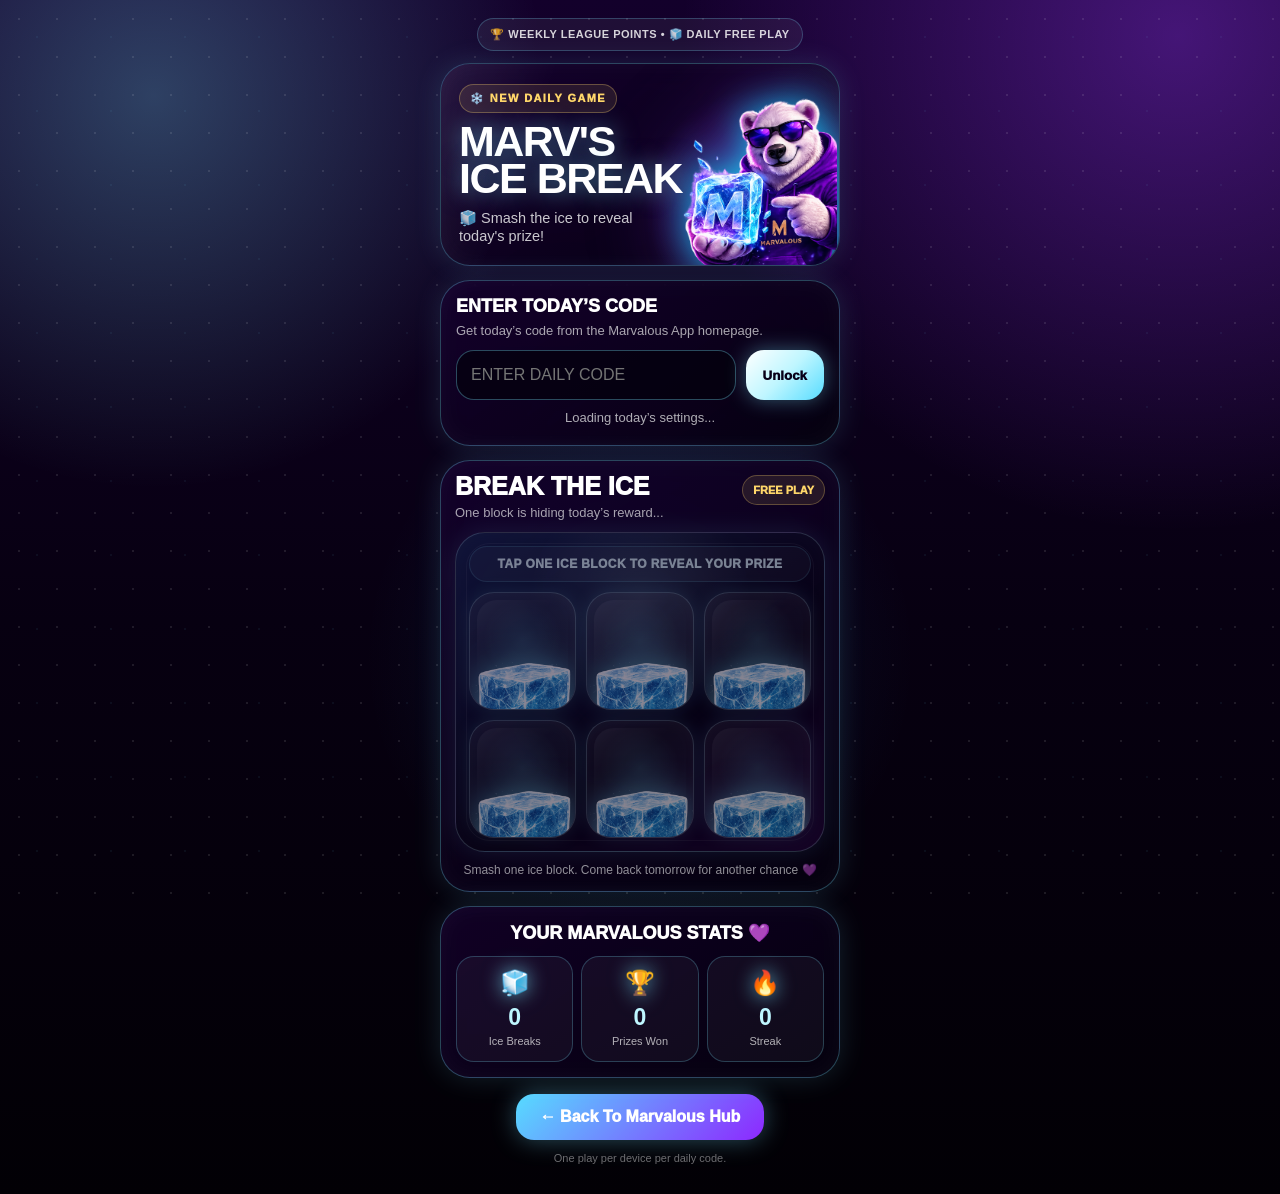
<file: icebreak.html>
<!DOCTYPE html>
<html lang="en">
<head>
<meta charset="UTF-8" />
<meta name="viewport" content="width=device-width, initial-scale=1.0, viewport-fit=cover" />
<meta name="theme-color" content="#070009" />
<title>Marv's Ice Break</title>

<script async src="https://www.googletagmanager.com/gtag/js?id=G-ST39WS2DBB"></script>
<script>
window.dataLayer = window.dataLayer || [];
function gtag(){dataLayer.push(arguments);}
gtag('js', new Date());
gtag('config', 'G-ST39WS2DBB');
</script>

<style>
*{box-sizing:border-box}
:root{
  --purple:#8d28ff;
  --ice:#79e8ff;
  --gold:#ffd76a;
  --dark:#050008;
}
body{
  margin:0;
  min-height:100vh;
  font-family:Arial,Helvetica,sans-serif;
  color:#fff;
  background:
    radial-gradient(circle at 12% 8%,rgba(121,232,255,.28),transparent 25%),
    radial-gradient(circle at 92% 3%,rgba(157,59,255,.36),transparent 30%),
    radial-gradient(circle at 50% 55%,rgba(39,148,255,.12),transparent 30%),
    linear-gradient(180deg,#13002b 0%,#070011 52%,#020005 100%);
  overflow-x:hidden;
}
body:before{
  content:"";
  position:fixed;
  inset:0;
  pointer-events:none;
  background-image:
    radial-gradient(rgba(255,255,255,.45) 1px,transparent 1px),
    radial-gradient(rgba(121,232,255,.25) 1.4px,transparent 1.4px);
  background-size:38px 38px,74px 74px;
  opacity:.23;
}
.app{
  width:min(430px,100%);
  margin:0 auto;
  min-height:100vh;
  padding:18px 15px 30px;
  position:relative;
}
.glass{
  border-radius:30px;
  background:linear-gradient(145deg,rgba(22,0,48,.72),rgba(5,0,15,.86));
  border:1px solid rgba(121,232,255,.30);
  box-shadow:0 0 28px rgba(121,232,255,.14),inset 0 0 24px rgba(255,255,255,.035);
  backdrop-filter:blur(10px);
}
.top-strip{
  display:flex;
  justify-content:center;
  gap:8px;
  align-items:center;
  margin:0 auto 12px;
  padding:9px 12px;
  width:max-content;
  max-width:100%;
  border-radius:999px;
  background:rgba(255,255,255,.06);
  border:1px solid rgba(121,232,255,.24);
  color:rgba(255,255,255,.82);
  font-size:11px;
  font-weight:900;
  letter-spacing:.5px;
  text-transform:uppercase;
}
.hero{
  min-height:180px;
  position:relative;
  overflow:hidden;
  padding:20px 18px;
  margin-bottom:14px;
}
.hero:before{
  content:"";
  position:absolute;
  right:-48px;
  bottom:-65px;
  width:250px;
  height:250px;
  border-radius:50%;
  background:radial-gradient(circle,rgba(121,232,255,.38),rgba(141,40,255,.18),transparent 66%);
}
.hero:after{
  content:"";
  position:absolute;
  inset:0;
  background:linear-gradient(110deg,rgba(255,255,255,.08),transparent 25%,transparent 70%,rgba(121,232,255,.08));
  pointer-events:none;
}
.hero-marv{
  position:absolute;
  right:-18px;
  bottom:-30px;
  width:235px;
  max-height:240px;
  object-fit:contain;
  z-index:2;
  filter:
    drop-shadow(0 0 18px rgba(0,225,255,.8))
    drop-shadow(0 0 40px rgba(147,51,234,.5));
}
.kicker{
  position:relative;
  z-index:3;
  display:inline-flex;
  align-items:center;
  gap:6px;
  padding:7px 10px;
  border-radius:999px;
  background:rgba(255,215,106,.10);
  border:1px solid rgba(255,215,106,.30);
  color:var(--gold);
  font-size:11px;
  font-weight:1000;
  letter-spacing:1.4px;
  text-transform:uppercase;
}
h1{
  position:relative;
  z-index:3;
  margin:10px 132px 0 0;
  font-size:43px;
  line-height:.86;
  letter-spacing:-1.5px;
  text-transform:uppercase;
  text-shadow:0 0 24px rgba(121,232,255,.55);
}
.welcome{
  position:relative;
  z-index:3;
  margin:12px 145px 0 0;
  color:rgba(255,255,255,.78);
  font-size:14.5px;
  line-height:1.25;
}
.code-card{
  padding:15px;
  margin-bottom:14px;
}
.code-title{
  font-size:18px;
  font-weight:1000;
  text-transform:uppercase;
}
.code-sub{
  color:rgba(255,255,255,.65);
  font-size:13px;
  margin:6px 0 12px;
}
.row{display:flex;gap:10px}
input{
  flex:1;
  min-width:0;
  padding:15px 14px;
  border-radius:18px;
  border:1px solid rgba(121,232,255,.32);
  outline:none;
  background:rgba(5,0,15,.72);
  color:#fff;
  font-size:16px;
}
#codeInput{text-transform:uppercase}
button{
  border:0;
  border-radius:18px;
  padding:15px 17px;
  font-weight:1000;
  color:#080018;
  background:linear-gradient(135deg,#ffffff,#bff6ff,#57dcff);
  box-shadow:0 0 20px rgba(121,232,255,.38);
  cursor:pointer;
}
.status{
  margin-top:10px;
  min-height:20px;
  font-size:13px;
  color:rgba(255,255,255,.68);
  text-align:center;
}
.stage{
  padding:14px;
  margin-bottom:14px;
}
.game-head{
  display:flex;
  align-items:flex-start;
  justify-content:space-between;
  gap:10px;
  margin-bottom:12px;
}
.game-title{
  font-size:25px;
  line-height:.95;
  font-weight:1000;
  text-transform:uppercase;
}
.game-sub{
  color:rgba(255,255,255,.64);
  font-size:13px;
  margin-top:6px;
}
.live-pill{
  flex:0 0 auto;
  padding:8px 10px;
  border-radius:999px;
  background:rgba(255,215,106,.1);
  border:1px solid rgba(255,215,106,.28);
  color:var(--gold);
  font-size:11px;
  font-weight:1000;
  text-transform:uppercase;
}
.board{
  position:relative;
  padding:13px;
  border-radius:30px;
  background:
    radial-gradient(circle at 50% 20%,rgba(191,246,255,.16),transparent 35%),
    linear-gradient(145deg,rgba(13,48,84,.74),rgba(4,0,14,.92) 60%,rgba(37,0,60,.82));
  border:1px solid rgba(191,246,255,.34);
  box-shadow:0 0 24px rgba(121,232,255,.20),inset 0 0 28px rgba(255,255,255,.045);
  overflow:hidden;
  will-change:transform;
}
.board:before{
  content:"";
  position:absolute;
  inset:10px;
  border-radius:24px;
  border:1px solid rgba(255,255,255,.08);
  pointer-events:none;
}
.banner{
  position:relative;
  z-index:2;
  text-align:center;
  margin-bottom:10px;
  padding:10px;
  border-radius:20px;
  background:rgba(255,255,255,.055);
  border:1px solid rgba(121,232,255,.20);
  color:#dffbff;
  font-size:12px;
  font-weight:1000;
  text-transform:uppercase;
  letter-spacing:.4px;
}
.ice-grid{
  position:relative;
  z-index:2;
  display:grid;
  grid-template-columns:repeat(3,1fr);
  gap:10px;
}
.ice{
  height:118px;
  border-radius:25px;
  display:grid;
  place-items:center;
  padding:0;
  background:
    radial-gradient(circle at 50% 40%,rgba(121,232,255,.18),transparent 45%),
    linear-gradient(180deg,rgba(255,255,255,.08),rgba(255,255,255,.025));
  border:1px solid rgba(191,246,255,.30);
  box-shadow:0 0 17px rgba(121,232,255,.20),inset 0 0 18px rgba(255,255,255,.05);
  cursor:pointer;
  position:relative;
  overflow:hidden;
  transition:.25s;
  animation:iceBreath 2.8s ease-in-out infinite;
}
@keyframes iceBreath{
  0%,100%{
    transform:scale(1);
    box-shadow:0 0 17px rgba(121,232,255,.20), inset 0 0 18px rgba(255,255,255,.05);
  }
  50%{
    transform:scale(1.035);
    box-shadow:0 0 28px rgba(121,232,255,.45), inset 0 0 24px rgba(255,255,255,.10);
  }
}  
.ice img{
  width:143%;
  height:143%;
  object-fit:contain;
  pointer-events:none;
  filter:drop-shadow(0 0 16px rgba(121,232,255,.75));
  transition:.25s;
}
.ice:before{
  content:"";
  position:absolute;
  inset:7px;
  border-radius:20px;
  background:linear-gradient(135deg,rgba(255,255,255,.10),transparent 40%,rgba(121,232,255,.05));
  pointer-events:none;
}
.ice:after{
  content:"";
  position:absolute;
  inset:-50%;
  background:linear-gradient(90deg,transparent,rgba(255,255,255,.20),transparent);
  transform:rotate(25deg) translateX(-120%);
  transition:.7s;
}
.ice:not(.disabled):hover:after{transform:rotate(25deg) translateX(120%)}
.ice.picked{
  transform:scale(1.07);
  box-shadow:0 0 42px rgba(191,246,255,.9),inset 0 0 24px rgba(255,255,255,.14);
}
.ice.picked img{transform:scale(1.07)}
.ice:active{
  transform:scale(.94);
  filter:brightness(1.2);
}
.ice.shatter{animation:shake .36s linear}
@keyframes shake{
  0%,100%{transform:scale(1.07) translateX(0)}
  25%{transform:scale(1.09) translateX(-4px) rotate(-2deg)}
  50%{transform:scale(1.09) translateX(4px) rotate(2deg)}
  75%{transform:scale(1.09) translateX(-3px) rotate(-1deg)}
}
@keyframes screenShake{
  0%{transform:translate(0,0);}
  20%{transform:translate(-4px,2px);}
  40%{transform:translate(4px,-2px);}
  60%{transform:translate(-3px,2px);}
  80%{transform:translate(3px,-1px);}
  100%{transform:translate(0,0);}
}

.board.shake{
  animation:screenShake .25s;
}
.board.flash{
  animation:flashBlue .35s;
}

@keyframes flashBlue{
  0%{
    box-shadow:0 0 24px rgba(121,232,255,.20);
  }
  50%{
    box-shadow:
      0 0 80px rgba(121,232,255,.95),
      inset 0 0 45px rgba(191,246,255,.45);
  }
  100%{
    box-shadow:0 0 24px rgba(121,232,255,.20);
  }
}
.ice.disabled{
  opacity:.24;
  pointer-events:none;
  filter:grayscale(.55);
}
.ice-glow{
  position:absolute;
  inset:-35px;
  display:none;
  pointer-events:none;
  background:url("assets/icebreak/ice-glow.png") center/contain no-repeat;
  z-index:4;
  opacity:.98;
}
.ice.picked .ice-glow{display:block}
.ice-sparkles{
  position:absolute;
  inset:-55px;
  display:none;
  pointer-events:none;
  background:url("assets/icebreak/ice-sparkles.png") center/contain no-repeat;
  z-index:5;
  opacity:1;
}

.ice.shatter .ice-sparkles{
  display:block;
  animation:sparkBurst .55s ease-out forwards;
}

@keyframes sparkBurst{
  0%{
    transform:scale(.4);
    opacity:0;
  }
  40%{
    opacity:1;
  }
  100%{
    transform:scale(1.5);
    opacity:0;
  }
}
.locked .board{opacity:.52}
.locked .ice{pointer-events:none}
.hint{
  text-align:center;
  margin-top:11px;
  font-size:12px;
  color:rgba(255,255,255,.56);
}
.info-card{
  padding:15px;
  margin-bottom:14px;
}
.info-title{
  font-size:18px;
  font-weight:1000;
  text-transform:uppercase;
  margin-bottom:12px;
  text-align:center;
}
.stats{
  display:grid;
  grid-template-columns:repeat(3,1fr);
  gap:8px;
}
.stat{
  text-align:center;
  padding:12px 6px;
  border-radius:18px;
  background:rgba(255,255,255,.045);
  border:1px solid rgba(121,232,255,.24);
}
.stat b{
  display:block;
  color:#bff6ff;
  font-size:23px;
}
.stat span{
  font-size:11px;
  color:rgba(255,255,255,.68);
}
.stat-icon-circle{
  font-size:24px;
  margin-bottom:7px;
  filter:drop-shadow(0 0 10px rgba(121,232,255,.75));
}
.back{
  display:block;
  width:max-content;
  margin:16px auto 0;
  padding:14px 24px;
  border-radius:18px;
  text-decoration:none;
  color:#fff;
  font-weight:1000;
  background:linear-gradient(135deg,#57dcff,#8d28ff);
  box-shadow:0 0 24px rgba(121,232,255,.34);
}
.footer{
  text-align:center;
  margin-top:12px;
  font-size:11px;
  color:rgba(255,255,255,.42);
}
.modal{
  position:fixed;
  inset:0;
  display:none;
  align-items:center;
  justify-content:center;
  padding:20px;
  background:rgba(0,0,0,.78);
  z-index:99;
}
.modal.show{display:flex}
.box{
  position:relative;
  width:min(380px,100%);
  text-align:center;
  border-radius:32px;
  padding:26px 18px;
  background:linear-gradient(180deg,#071d3a,#070009);
  border:1px solid rgba(191,243,255,.48);
  box-shadow:0 0 50px rgba(101,207,255,.22),0 0 34px rgba(139,44,255,.32);
}
.closeModal{
    position:absolute;
    top:14px;
    right:14px;
    width:40px;
    height:40px;
    border:none;
    border-radius:50%;
    background:rgba(255,255,255,.12);
    color:#fff;
    font-size:24px;
    font-weight:bold;
    cursor:pointer;
  }
.box h2{
  margin:0 0 8px;
  font-size:32px;
  text-transform:uppercase;
}
.result{
  margin:16px 0;
  color:#ffd76a;
  font-size:27px;
  font-weight:1000;
  text-transform:uppercase;
  text-shadow:0 0 14px rgba(255,215,106,.72);
}
.small{
  color:rgba(255,255,255,.72);
  font-size:13px;
  line-height:1.4;
}
@keyframes blueFlash{
  0%{opacity:0;}
  20%{opacity:.8;}
  100%{opacity:0;}
}

.screen-flash{
  position:fixed;
  inset:0;
  pointer-events:none;
  background:radial-gradient(circle,rgba(121,232,255,.75),rgba(121,232,255,.2),transparent 70%);
  opacity:0;
  z-index:9999;
}

.screen-flash.active{
  animation:blueFlash .35s ease-out;
}
  
</style>
</head>

<body>
<main class="app">

  <div class="top-strip">🏆 Weekly League Points • 🧊 Daily Free Play</div>

  <section class="hero glass">
    <div class="kicker">❄️ New Daily Game</div>
    <h1>Marv's Ice Break</h1>
    <p class="welcome">🧊 Smash the ice to reveal today's prize!</p>
    <img src="assets/icebreak/marv-ice.png" class="hero-marv" alt="Marv holding ice">
  </section>

  <section class="code-card glass">
    <div class="code-title">Enter Today’s Code</div>
    <div class="code-sub">Get today’s code from the Marvalous App homepage.</div>
    <div class="row">
      <input id="codeInput" placeholder="Enter daily code">
      <button onclick="unlockGame()">Unlock</button>
    </div>
    <div id="status" class="status">Loading today’s settings...</div>
  </section>

  <section id="gameArea" class="stage glass locked">
    <div class="game-head">
      <div>
        <div class="game-title">Break The Ice</div>
        <div class="game-sub">One block is hiding today’s reward...</div>
      </div>
      <div class="live-pill">Free Play</div>
    </div>

    <div class="board">
      <div class="banner">Tap one ice block to reveal your prize</div>

      <div class="ice-grid">
        <button class="ice" onclick="breakIce(this)"><span class="ice-glow"></span><img src="assets/icebreak/ice-normal.png" alt="Ice block"></button>
        <button class="ice" onclick="breakIce(this)"><span class="ice-glow"></span><img src="assets/icebreak/ice-normal.png" alt="Ice block"></button>
        <button class="ice" onclick="breakIce(this)"><span class="ice-glow"></span><img src="assets/icebreak/ice-normal.png" alt="Ice block"></button>
        <button class="ice" onclick="breakIce(this)"><span class="ice-glow"></span><img src="assets/icebreak/ice-normal.png" alt="Ice block"></button>
        <button class="ice" onclick="breakIce(this)"><span class="ice-glow"></span><img src="assets/icebreak/ice-normal.png" alt="Ice block"></button>
        <button class="ice" onclick="breakIce(this)"><span class="ice-glow"></span><img src="assets/icebreak/ice-normal.png" alt="Ice block"></button>
      </div>
    </div>

    <div class="hint">Smash one ice block. Come back tomorrow for another chance 💜</div>
  </section>

  <section class="info-card glass">
    <div class="info-title">Your Marvalous Stats 💜</div>
    <div class="stats">
      <div class="stat">
        <div class="stat-icon-circle">🧊</div>
        <b id="totalPlays">0</b>
        <span>Ice Breaks</span>
      </div>
      <div class="stat">
        <div class="stat-icon-circle">🏆</div>
        <b id="totalWins">0</b>
        <span>Prizes Won</span>
      </div>
      <div class="stat">
        <div class="stat-icon-circle">🔥</div>
        <b id="currentStreak">0</b>
        <span>Streak</span>
      </div>
    </div>
  </section>

  <a class="back" href="index.html">← Back To Marvalous Hub</a>
  <div class="footer">One play per device per daily code.</div>
</main>

<form name="scratch-claim" method="POST" data-netlify="true" hidden>
  <input type="text" name="name">
  <input type="email" name="email">
  <input type="text" name="prize">
  <input type="text" name="dailyCode">
  <input type="text" name="minSpend">
  <input type="text" name="expiry">
</form>

<div class="modal" id="modal">
  <div class="box">
    <button class="closeModal" onclick="closeModal()">✕</button>
    <h2 id="modalTitle">Result</h2>
    <div class="result" id="resultText"></div>
    <p class="small" id="resultSmall"></p>
    <button id="doneBtn" onclick="closeModal()">Done</button>
  </div>
</div>

<audio id="tapSound" preload="auto">
  <source src="assets/icebreak/ice-tap.mp3" type="audio/mpeg">
</audio>

<audio id="crackSound" preload="auto">
  <source src="assets/icebreak/ice-crack.mp3" type="audio/mpeg">
</audio>

<audio id="smashSound" preload="auto">
  <source src="assets/icebreak/ice-smash.mp3" type="audio/mpeg">
</audio>

<script>
const SETTINGS_CSV_URL = "https://docs.google.com/spreadsheets/d/e/2PACX-1vSlaiXI-x0C_wLvxmELI21rTu9uFR87MYtx9gqV_z_Z3hZ5nOCQBnb9No6i9MtZyqBD3c9wTo1tmz6x/pub?output=csv";

let DAILY_CODE = "MARVDAILY";
let PRIZES = [];
const gameArea = document.getElementById("gameArea");
const statusBox = document.getElementById("status");
const modal = document.getElementById("modal");
const modalTitle = document.getElementById("modalTitle");
const resultText = document.getElementById("resultText");
const resultSmall = document.getElementById("resultSmall");

const tapSound = document.getElementById("tapSound");
const crackSound = document.getElementById("crackSound");
const smashSound = document.getElementById("smashSound");

function playSound(sound){
  if(!sound) return;
  sound.currentTime = 0;
  sound.play().catch(() => {});
}

let playKey = "";
let revealed = false;
let currentPrize = null;

function updateStats(){
  document.getElementById("totalPlays").textContent = localStorage.getItem("marvIceTotalPlays") || "0";
  document.getElementById("totalWins").textContent = localStorage.getItem("marvIceTotalWins") || "0";
  document.getElementById("currentStreak").textContent = localStorage.getItem("marvIceStreak") || "0";
}

function addPlayStats(won){
  const plays = Number(localStorage.getItem("marvIceTotalPlays") || 0) + 1;
  localStorage.setItem("marvIceTotalPlays", plays);

  const streak = Number(localStorage.getItem("marvIceStreak") || 0) + 1;
  localStorage.setItem("marvIceStreak", streak);

  if(won){
    const wins = Number(localStorage.getItem("marvIceTotalWins") || 0) + 1;
    localStorage.setItem("marvIceTotalWins", wins);
  }

  updateStats();
}

function csvSplit(row){
  const matched = row.match(/(".*?"|[^",]+)(?=\s*,|\s*$)/g);
  return matched ? matched.map(v=>v.replace(/^"|"$/g,"").trim()) : [];
}
function getDailyCodeDateKey(){
  const now = new Date();
  const ukNow = new Date(now.toLocaleString("en-US", { timeZone: "Europe/London" }));

  if (ukNow.getHours() < 9) {
    ukNow.setDate(ukNow.getDate() - 1);
  }

  return ukNow.toISOString().slice(0, 10);
}

  let seed = 0;

  for (let i = 0; i < key.length; i++) {
    seed += key.charCodeAt(i) * (i + 1);
  }

  const word = words[seed % words.length];
  const day = key.slice(-2);

  return word + day;
}
  
async function loadSettings(){
  try{
    const res = await fetch(SETTINGS_CSV_URL + "&t=" + Date.now(), {cache:"no-store"});
    const text = await res.text();
    const lines = text.trim().split(/\r?\n/);

    const settingsRow = csvSplit(lines[0]);
DAILY_CODE = (settingsRow[1] || "").trim().toUpperCase();

PRIZES = [];

    for(let i=4; i<lines.length; i++){
      if(!lines[i].trim()) continue;
      const row = csvSplit(lines[i]);
      PRIZES.push({
        prize: row[0],
        chance: parseFloat(row[1]),
        claimType: row[2],
        minSpend: row[3],
        expiry: row[4],
        code: row[5] || ""
      });
    }

    playKey = `marvalous_ice_break_played_${DAILY_CODE}`;

    statusBox.textContent = localStorage.getItem(playKey)
      ? "Come back tomorrow for another Ice Break."
      : "Today’s settings loaded.";

  } catch(e){
    statusBox.textContent = "Settings could not load. Try again shortly.";
  }
}

function pickPrize(){
  let roll = Math.random() * 100;
  let total = 0;

  for(const item of PRIZES){
    total += Number(item.chance || 0);
    if(roll <= total) return item;
  }

  return { prize:"TRY AGAIN", chance:0, claimType:"none", minSpend:"", expiry:"", code:"" };
}

function resetIce(){
  document.querySelectorAll(".ice").forEach(i => {
    i.classList.remove("disabled", "picked", "shatter");
    const img = i.querySelector("img");
    if(img) img.src = "assets/icebreak/ice-normal.png";
  });
}

function unlockGame(){
  const entered = document.getElementById("codeInput").value.trim().toUpperCase();

  if(entered !== DAILY_CODE){
    statusBox.textContent = "Wrong code. Check the Facebook daily post.";
    return;
  }

  if(localStorage.getItem(playKey)){
    statusBox.textContent = "You’ve already used today’s Ice Break on this device.";
    gameArea.classList.add("locked");
    return;
  }

  if(typeof gtag === "function") gtag('event','ice_break_played');

  revealed = false;
  resetIce();
  statusBox.textContent = "Unlocked. Break your lucky ice block.";
  gameArea.classList.remove("locked");
}

function breakIce(el){
  if(gameArea.classList.contains("locked") || revealed) return;

  revealed = true;
  currentPrize = pickPrize();

  document.querySelectorAll(".ice").forEach(i => {
    if(i !== el) i.classList.add("disabled");
  });

  const img = el.querySelector("img");
  el.classList.add("picked");

  playSound(tapSound);
  localStorage.setItem(playKey,"yes");
  if (navigator.vibrate) {
  navigator.vibrate(25);
  }

setTimeout(() => {
  playSound(crackSound);
  img.src = "assets/icebreak/ice-cracked.png";
}, 250);

setTimeout(() => {
  playSound(smashSound);

  if (navigator.vibrate) {
    navigator.vibrate([40, 25, 60]);
  }
const board = document.querySelector(".board");
board.classList.add("shake");
setTimeout(() => board.classList.remove("shake"), 250);
  el.classList.add("shatter");
  img.src = "assets/icebreak/ice-shattered.png";
}, 750);

  
  

  setTimeout(showResult, 1450);
}

function copyPrizeCode(){
  const code = currentPrize && currentPrize.code ? currentPrize.code : "";
  if(!code) return;

  navigator.clipboard.writeText(code).then(() => {
    const btn = document.getElementById("copyCodeBtn");
    if(btn) btn.textContent = "Copied!";
  }).catch(() => {
    alert("Copy failed. Please manually copy the code.");
  });
}

function showResult(){
  const won = currentPrize && currentPrize.prize.toUpperCase() !== "TRY AGAIN";
  addPlayStats(won);

  if(won){
    modalTitle.textContent = "Winner!";
    resultText.textContent = currentPrize.prize;

    const hasCode = currentPrize.code && currentPrize.code.trim() !== "";
    const isWalletBonus =
      currentPrize.prize.includes("ADD £1") ||
      currentPrize.prize.includes("ADD £5") ||
      currentPrize.prize.includes("ADD £10");

    resultSmall.innerHTML = hasCode ? `

<div style="margin:12px 0;padding:14px;border-radius:16px;background:rgba(101,207,255,.12);border:1px solid rgba(191,243,255,.35);">
  <div style="font-size:12px;color:rgba(255,255,255,.72);margin-bottom:6px;">Your discount code:</div>
  <div style="font-size:24px;font-weight:1000;color:#ffd76a;">${currentPrize.code}</div>
  <button id="copyCodeBtn" onclick="copyPrizeCode()" style="margin-top:10px;">Copy Code</button>
</div>

Use this code within 24 hours 💜<br><br>

${currentPrize.minSpend && currentPrize.minSpend != "0" ? `Minimum spend £${currentPrize.minSpend}<br><br>` : ""}

<input id="claimName" placeholder="Your name" style="width:100%;padding:12px;margin-bottom:10px;border-radius:12px;border:none;">
<input id="claimEmail" type="email" placeholder="Your email" style="width:100%;padding:12px;margin-bottom:10px;border-radius:12px;border:none;">
<button id="claimBtn" onclick="submitClaim()">Claim Prize</button>

` : isWalletBonus ? `

🎉 Congratulations! 🎉<br><br>

You've won:<br><br>

<strong>${currentPrize.prize}</strong><br><br>

Enter your details below and we'll add your bonus when you top up your Marvalous wallet 💜<br><br>
${currentPrize.expiry && currentPrize.expiry !== "none" ? `Valid for ${currentPrize.expiry}<br><br>` : ""}
<input id="claimName" placeholder="Your name" style="width:100%;padding:12px;margin-bottom:10px;border-radius:12px;border:none;">
<input id="claimEmail" type="email" placeholder="Your email" style="width:100%;padding:12px;margin-bottom:10px;border-radius:12px;border:none;">
<button id="claimBtn" onclick="submitClaim()">Claim Prize</button>

` : `

🎉 Congratulations! 🎉<br><br>

You've won:<br><br>

<strong>${currentPrize.prize}</strong><br><br>

Enter your details below and we'll check and apply your reward 💜<br><br>

<input id="claimName" placeholder="Your name" style="width:100%;padding:12px;margin-bottom:10px;border-radius:12px;border:none;">
<input id="claimEmail" type="email" placeholder="Your email" style="width:100%;padding:12px;margin-bottom:10px;border-radius:12px;border:none;">
<button id="claimBtn" onclick="submitClaim()">Claim Prize</button>

`;

  } else {
    modalTitle.textContent = "Try Again!";
    resultText.textContent = "No Prize Today";

    resultSmall.innerHTML = `
No prize today 😢<br><br>

💜 If you're taking part in the Marvalous Weekly League, enter your details below to claim your +3 daily league points.<br><br>

Not in the league? Simply press Done and come back tomorrow for another free Ice Break.<br><br>

<input id="claimName" placeholder="Your name" style="width:100%;padding:12px;margin-bottom:10px;border-radius:12px;border:none;">
<input id="claimEmail" type="email" placeholder="Your email" style="width:100%;padding:12px;margin-bottom:10px;border-radius:12px;border:none;">
<button id="claimBtn" onclick="submitClaim()">Claim +3 League Points</button>
`;
  }

  if(won){
    document.getElementById("doneBtn").style.display = "none";
  } else {
    document.getElementById("doneBtn").style.display = "inline-block";
  }

  modal.classList.add("show");
  gameArea.classList.add("locked");
  statusBox.textContent = "You’ve used today’s Ice Break on this device.";
}

function submitClaim(){
  const name = document.getElementById("claimName").value.trim();
  const email = document.getElementById("claimEmail").value.trim();

  if(!name || !email){
    alert("Please enter your name and email.");
    return;
  }

  const claimBtn = document.getElementById("claimBtn");
  claimBtn.disabled = true;
  claimBtn.textContent = "Sending...";

  fetch("https://script.google.com/macros/s/AKfycbwqv0mOcwHVa2AaGzvwMLjw-nqV4LonCg3-MXpDcgcMbhmw2ORo4JmO8JiCxXZkBScC/exec", {
    method: "POST",
    headers: {
      "Content-Type": "text/plain;charset=utf-8"
    },
    body: JSON.stringify({
      name: name,
      email: email,
      prize: currentPrize.prize === "TRY AGAIN"
        ? "League Points Claim (+3)"
        : currentPrize.prize,
      dailyCode: DAILY_CODE,
      minSpend: currentPrize.minSpend || "",
      expiry: currentPrize.expiry || "",
      code: currentPrize.code || ""
    })
  }).then(response => {
    if (!response.ok) throw new Error("Failed");

    modalTitle.textContent = "Claim Sent!";
    resultText.textContent = "";

    if(currentPrize.prize === "TRY AGAIN"){
      resultSmall.textContent = "Your league points claim has been logged successfully 💜";
    } else {
      resultSmall.textContent = currentPrize.code
        ? "Your win has been logged successfully 💜 Your discount code is ready to use."
        : "Your claim has been logged successfully 💜 We'll check and apply your bonus shortly.";
    }

    document.getElementById("doneBtn").style.display = "inline-block";
    document.getElementById("doneBtn").textContent = "Done";
  }).catch(() => {
    claimBtn.disabled = false;
    claimBtn.textContent = "Claim Prize";
    alert("Something went wrong sending your claim.");
  });
}

function closeModal(){
  modal.classList.remove("show");
}

resetIce();
loadSettings();

updateStats();
</script>
</body>
</html>
</file>
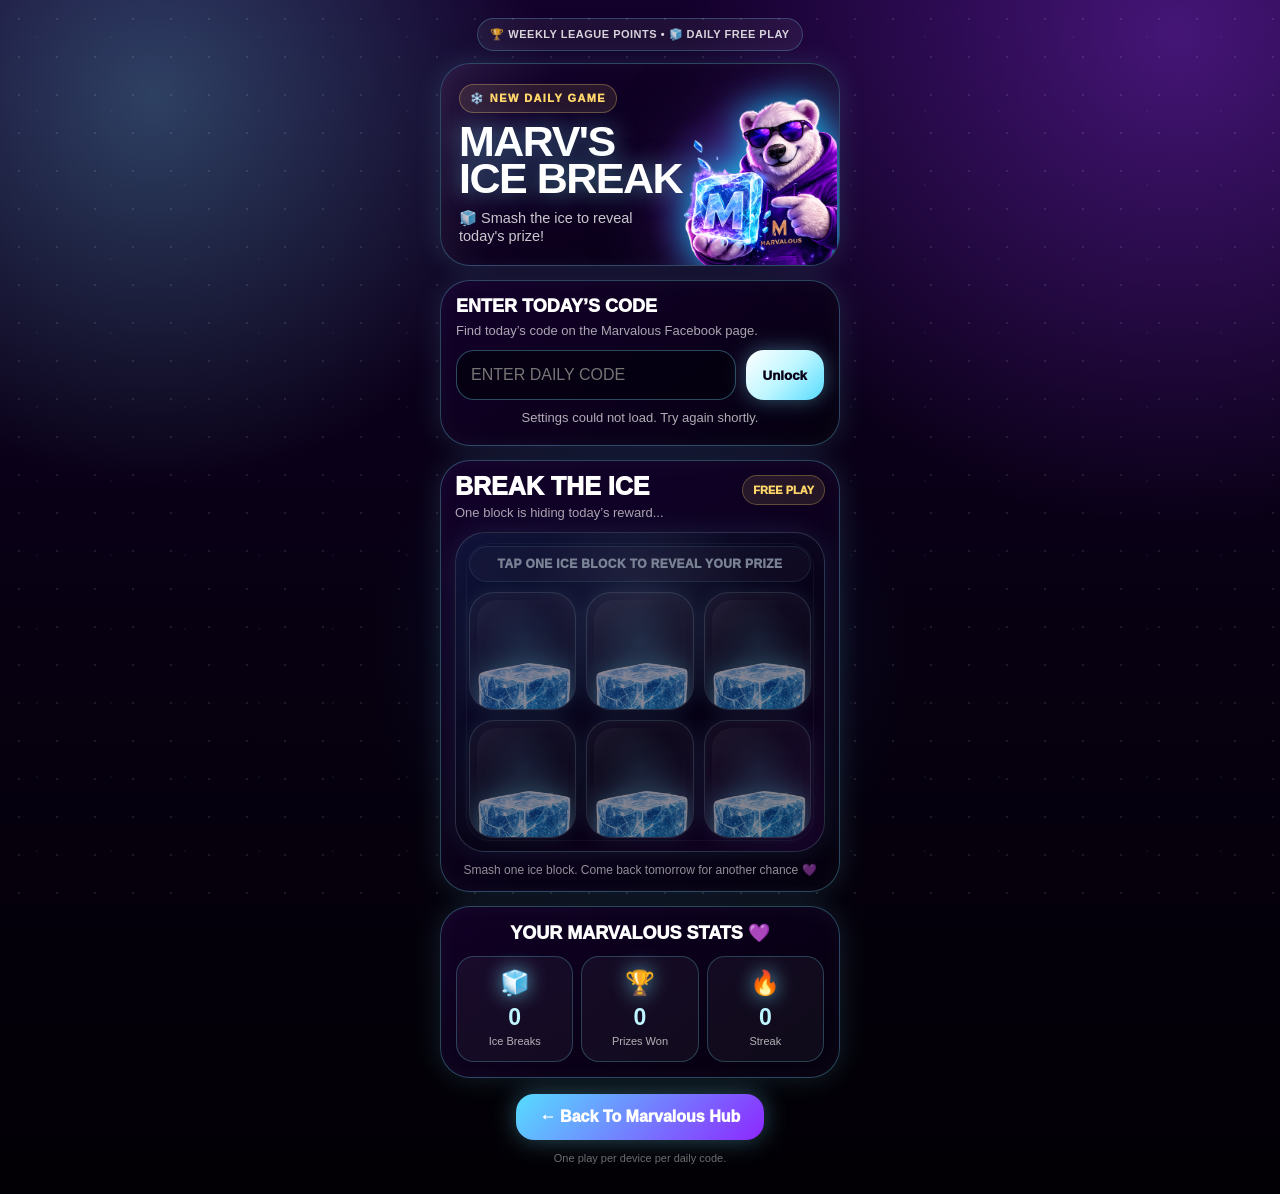
<file: scratch.html>
<!DOCTYPE html>
<html lang="en">
<head>
<meta charset="UTF-8" />
<meta name="viewport" content="width=device-width, initial-scale=1.0, viewport-fit=cover" />
<meta name="theme-color" content="#070009" />
<title>Marv's Ice Break</title>

<script async src="https://www.googletagmanager.com/gtag/js?id=G-ST39WS2DBB"></script>
<script>
window.dataLayer = window.dataLayer || [];
function gtag(){dataLayer.push(arguments);}
gtag('js', new Date());
gtag('config', 'G-ST39WS2DBB');
</script>

<style>
*{box-sizing:border-box}
:root{
  --purple:#8d28ff;
  --ice:#79e8ff;
  --gold:#ffd76a;
  --dark:#050008;
}
body{
  margin:0;
  min-height:100vh;
  font-family:Arial,Helvetica,sans-serif;
  color:#fff;
  background:
    radial-gradient(circle at 12% 8%,rgba(121,232,255,.28),transparent 25%),
    radial-gradient(circle at 92% 3%,rgba(157,59,255,.36),transparent 30%),
    radial-gradient(circle at 50% 55%,rgba(39,148,255,.12),transparent 30%),
    linear-gradient(180deg,#13002b 0%,#070011 52%,#020005 100%);
  overflow-x:hidden;
}
body:before{
  content:"";
  position:fixed;
  inset:0;
  pointer-events:none;
  background-image:
    radial-gradient(rgba(255,255,255,.45) 1px,transparent 1px),
    radial-gradient(rgba(121,232,255,.25) 1.4px,transparent 1.4px);
  background-size:38px 38px,74px 74px;
  opacity:.23;
}
.app{
  width:min(430px,100%);
  margin:0 auto;
  min-height:100vh;
  padding:18px 15px 30px;
  position:relative;
}
.glass{
  border-radius:30px;
  background:linear-gradient(145deg,rgba(22,0,48,.72),rgba(5,0,15,.86));
  border:1px solid rgba(121,232,255,.30);
  box-shadow:0 0 28px rgba(121,232,255,.14),inset 0 0 24px rgba(255,255,255,.035);
  backdrop-filter:blur(10px);
}
.top-strip{
  display:flex;
  justify-content:center;
  gap:8px;
  align-items:center;
  margin:0 auto 12px;
  padding:9px 12px;
  width:max-content;
  max-width:100%;
  border-radius:999px;
  background:rgba(255,255,255,.06);
  border:1px solid rgba(121,232,255,.24);
  color:rgba(255,255,255,.82);
  font-size:11px;
  font-weight:900;
  letter-spacing:.5px;
  text-transform:uppercase;
}
.hero{
  min-height:180px;
  position:relative;
  overflow:hidden;
  padding:20px 18px;
  margin-bottom:14px;
}
.hero:before{
  content:"";
  position:absolute;
  right:-48px;
  bottom:-65px;
  width:250px;
  height:250px;
  border-radius:50%;
  background:radial-gradient(circle,rgba(121,232,255,.38),rgba(141,40,255,.18),transparent 66%);
}
.hero:after{
  content:"";
  position:absolute;
  inset:0;
  background:linear-gradient(110deg,rgba(255,255,255,.08),transparent 25%,transparent 70%,rgba(121,232,255,.08));
  pointer-events:none;
}
.hero-marv{
  position:absolute;
  right:-18px;
  bottom:-30px;
  width:235px;
  max-height:240px;
  object-fit:contain;
  z-index:2;
  filter:
    drop-shadow(0 0 18px rgba(0,225,255,.8))
    drop-shadow(0 0 40px rgba(147,51,234,.5));
}
.kicker{
  position:relative;
  z-index:3;
  display:inline-flex;
  align-items:center;
  gap:6px;
  padding:7px 10px;
  border-radius:999px;
  background:rgba(255,215,106,.10);
  border:1px solid rgba(255,215,106,.30);
  color:var(--gold);
  font-size:11px;
  font-weight:1000;
  letter-spacing:1.4px;
  text-transform:uppercase;
}
h1{
  position:relative;
  z-index:3;
  margin:10px 132px 0 0;
  font-size:43px;
  line-height:.86;
  letter-spacing:-1.5px;
  text-transform:uppercase;
  text-shadow:0 0 24px rgba(121,232,255,.55);
}
.welcome{
  position:relative;
  z-index:3;
  margin:12px 145px 0 0;
  color:rgba(255,255,255,.78);
  font-size:14.5px;
  line-height:1.25;
}
.code-card{
  padding:15px;
  margin-bottom:14px;
}
.code-title{
  font-size:18px;
  font-weight:1000;
  text-transform:uppercase;
}
.code-sub{
  color:rgba(255,255,255,.65);
  font-size:13px;
  margin:6px 0 12px;
}
.row{display:flex;gap:10px}
input{
  flex:1;
  min-width:0;
  padding:15px 14px;
  border-radius:18px;
  border:1px solid rgba(121,232,255,.32);
  outline:none;
  background:rgba(5,0,15,.72);
  color:#fff;
  font-size:16px;
}
#codeInput{text-transform:uppercase}
button{
  border:0;
  border-radius:18px;
  padding:15px 17px;
  font-weight:1000;
  color:#080018;
  background:linear-gradient(135deg,#ffffff,#bff6ff,#57dcff);
  box-shadow:0 0 20px rgba(121,232,255,.38);
  cursor:pointer;
}
.status{
  margin-top:10px;
  min-height:20px;
  font-size:13px;
  color:rgba(255,255,255,.68);
  text-align:center;
}
.stage{
  padding:14px;
  margin-bottom:14px;
}
.game-head{
  display:flex;
  align-items:flex-start;
  justify-content:space-between;
  gap:10px;
  margin-bottom:12px;
}
.game-title{
  font-size:25px;
  line-height:.95;
  font-weight:1000;
  text-transform:uppercase;
}
.game-sub{
  color:rgba(255,255,255,.64);
  font-size:13px;
  margin-top:6px;
}
.live-pill{
  flex:0 0 auto;
  padding:8px 10px;
  border-radius:999px;
  background:rgba(255,215,106,.1);
  border:1px solid rgba(255,215,106,.28);
  color:var(--gold);
  font-size:11px;
  font-weight:1000;
  text-transform:uppercase;
}
.board{
  position:relative;
  padding:13px;
  border-radius:30px;
  background:
    radial-gradient(circle at 50% 20%,rgba(191,246,255,.16),transparent 35%),
    linear-gradient(145deg,rgba(13,48,84,.74),rgba(4,0,14,.92) 60%,rgba(37,0,60,.82));
  border:1px solid rgba(191,246,255,.34);
  box-shadow:0 0 24px rgba(121,232,255,.20),inset 0 0 28px rgba(255,255,255,.045);
  overflow:hidden;
  will-change:transform;
}
.board:before{
  content:"";
  position:absolute;
  inset:10px;
  border-radius:24px;
  border:1px solid rgba(255,255,255,.08);
  pointer-events:none;
}
.banner{
  position:relative;
  z-index:2;
  text-align:center;
  margin-bottom:10px;
  padding:10px;
  border-radius:20px;
  background:rgba(255,255,255,.055);
  border:1px solid rgba(121,232,255,.20);
  color:#dffbff;
  font-size:12px;
  font-weight:1000;
  text-transform:uppercase;
  letter-spacing:.4px;
}
.ice-grid{
  position:relative;
  z-index:2;
  display:grid;
  grid-template-columns:repeat(3,1fr);
  gap:10px;
}
.ice{
  height:118px;
  border-radius:25px;
  display:grid;
  place-items:center;
  padding:0;
  background:
    radial-gradient(circle at 50% 40%,rgba(121,232,255,.18),transparent 45%),
    linear-gradient(180deg,rgba(255,255,255,.08),rgba(255,255,255,.025));
  border:1px solid rgba(191,246,255,.30);
  box-shadow:0 0 17px rgba(121,232,255,.20),inset 0 0 18px rgba(255,255,255,.05);
  cursor:pointer;
  position:relative;
  overflow:hidden;
  transition:.25s;
  animation:iceBreath 2.8s ease-in-out infinite;
}
@keyframes iceBreath{
  0%,100%{
    transform:scale(1);
    box-shadow:0 0 17px rgba(121,232,255,.20), inset 0 0 18px rgba(255,255,255,.05);
  }
  50%{
    transform:scale(1.035);
    box-shadow:0 0 28px rgba(121,232,255,.45), inset 0 0 24px rgba(255,255,255,.10);
  }
}  
.ice img{
  width:143%;
  height:143%;
  object-fit:contain;
  pointer-events:none;
  filter:drop-shadow(0 0 16px rgba(121,232,255,.75));
  transition:.25s;
}
.ice:before{
  content:"";
  position:absolute;
  inset:7px;
  border-radius:20px;
  background:linear-gradient(135deg,rgba(255,255,255,.10),transparent 40%,rgba(121,232,255,.05));
  pointer-events:none;
}
.ice:after{
  content:"";
  position:absolute;
  inset:-50%;
  background:linear-gradient(90deg,transparent,rgba(255,255,255,.20),transparent);
  transform:rotate(25deg) translateX(-120%);
  transition:.7s;
}
.ice:not(.disabled):hover:after{transform:rotate(25deg) translateX(120%)}
.ice.picked{
  transform:scale(1.07);
  box-shadow:0 0 42px rgba(191,246,255,.9),inset 0 0 24px rgba(255,255,255,.14);
}
.ice.picked img{transform:scale(1.07)}
.ice:active{
  transform:scale(.94);
  filter:brightness(1.2);
}
.ice.shatter{animation:shake .36s linear}
@keyframes shake{
  0%,100%{transform:scale(1.07) translateX(0)}
  25%{transform:scale(1.09) translateX(-4px) rotate(-2deg)}
  50%{transform:scale(1.09) translateX(4px) rotate(2deg)}
  75%{transform:scale(1.09) translateX(-3px) rotate(-1deg)}
}
@keyframes screenShake{
  0%{transform:translate(0,0);}
  20%{transform:translate(-4px,2px);}
  40%{transform:translate(4px,-2px);}
  60%{transform:translate(-3px,2px);}
  80%{transform:translate(3px,-1px);}
  100%{transform:translate(0,0);}
}

.board.shake{
  animation:screenShake .25s;
}
.board.flash{
  animation:flashBlue .35s;
}

@keyframes flashBlue{
  0%{
    box-shadow:0 0 24px rgba(121,232,255,.20);
  }
  50%{
    box-shadow:
      0 0 80px rgba(121,232,255,.95),
      inset 0 0 45px rgba(191,246,255,.45);
  }
  100%{
    box-shadow:0 0 24px rgba(121,232,255,.20);
  }
}
.ice.disabled{
  opacity:.24;
  pointer-events:none;
  filter:grayscale(.55);
}
.ice-glow{
  position:absolute;
  inset:-35px;
  display:none;
  pointer-events:none;
  background:url("assets/icebreak/ice-glow.png") center/contain no-repeat;
  z-index:4;
  opacity:.98;
}
.ice.picked .ice-glow{display:block}
.ice-sparkles{
  position:absolute;
  inset:-55px;
  display:none;
  pointer-events:none;
  background:url("assets/icebreak/ice-sparkles.png") center/contain no-repeat;
  z-index:5;
  opacity:1;
}

.ice.shatter .ice-sparkles{
  display:block;
  animation:sparkBurst .55s ease-out forwards;
}

@keyframes sparkBurst{
  0%{
    transform:scale(.4);
    opacity:0;
  }
  40%{
    opacity:1;
  }
  100%{
    transform:scale(1.5);
    opacity:0;
  }
}
.locked .board{opacity:.52}
.locked .ice{pointer-events:none}
.hint{
  text-align:center;
  margin-top:11px;
  font-size:12px;
  color:rgba(255,255,255,.56);
}
.info-card{
  padding:15px;
  margin-bottom:14px;
}
.info-title{
  font-size:18px;
  font-weight:1000;
  text-transform:uppercase;
  margin-bottom:12px;
  text-align:center;
}
.stats{
  display:grid;
  grid-template-columns:repeat(3,1fr);
  gap:8px;
}
.stat{
  text-align:center;
  padding:12px 6px;
  border-radius:18px;
  background:rgba(255,255,255,.045);
  border:1px solid rgba(121,232,255,.24);
}
.stat b{
  display:block;
  color:#bff6ff;
  font-size:23px;
}
.stat span{
  font-size:11px;
  color:rgba(255,255,255,.68);
}
.stat-icon-circle{
  font-size:24px;
  margin-bottom:7px;
  filter:drop-shadow(0 0 10px rgba(121,232,255,.75));
}
.back{
  display:block;
  width:max-content;
  margin:16px auto 0;
  padding:14px 24px;
  border-radius:18px;
  text-decoration:none;
  color:#fff;
  font-weight:1000;
  background:linear-gradient(135deg,#57dcff,#8d28ff);
  box-shadow:0 0 24px rgba(121,232,255,.34);
}
.footer{
  text-align:center;
  margin-top:12px;
  font-size:11px;
  color:rgba(255,255,255,.42);
}
.modal{
  position:fixed;
  inset:0;
  display:none;
  align-items:center;
  justify-content:center;
  padding:20px;
  background:rgba(0,0,0,.78);
  z-index:99;
}
.modal.show{display:flex}
.box{
  position:relative;
  width:min(380px,100%);
  text-align:center;
  border-radius:32px;
  padding:26px 18px;
  background:linear-gradient(180deg,#071d3a,#070009);
  border:1px solid rgba(191,243,255,.48);
  box-shadow:0 0 50px rgba(101,207,255,.22),0 0 34px rgba(139,44,255,.32);
}
.closeModal{
    position:absolute;
    top:14px;
    right:14px;
    width:40px;
    height:40px;
    border:none;
    border-radius:50%;
    background:rgba(255,255,255,.12);
    color:#fff;
    font-size:24px;
    font-weight:bold;
    cursor:pointer;
  }
.box h2{
  margin:0 0 8px;
  font-size:32px;
  text-transform:uppercase;
}
.result{
  margin:16px 0;
  color:#ffd76a;
  font-size:27px;
  font-weight:1000;
  text-transform:uppercase;
  text-shadow:0 0 14px rgba(255,215,106,.72);
}
.small{
  color:rgba(255,255,255,.72);
  font-size:13px;
  line-height:1.4;
}
@keyframes blueFlash{
  0%{opacity:0;}
  20%{opacity:.8;}
  100%{opacity:0;}
}

.screen-flash{
  position:fixed;
  inset:0;
  pointer-events:none;
  background:radial-gradient(circle,rgba(121,232,255,.75),rgba(121,232,255,.2),transparent 70%);
  opacity:0;
  z-index:9999;
}

.screen-flash.active{
  animation:blueFlash .35s ease-out;
}
  
</style>
</head>

<body>
<main class="app">

  <div class="top-strip">🏆 Weekly League Points • 🧊 Daily Free Play</div>

  <section class="hero glass">
    <div class="kicker">❄️ New Daily Game</div>
    <h1>Marv's Ice Break</h1>
    <p class="welcome">🧊 Smash the ice to reveal today's prize!</p>
    <img src="assets/icebreak/marv-ice.png" class="hero-marv" alt="Marv holding ice">
  </section>

  <section class="code-card glass">
    <div class="code-title">Enter Today’s Code</div>
    <div class="code-sub">Find today’s code on the Marvalous Facebook page.</div>
    <div class="row">
      <input id="codeInput" placeholder="Enter daily code">
      <button onclick="unlockGame()">Unlock</button>
    </div>
    <div id="status" class="status">Loading today’s settings...</div>
  </section>

  <section id="gameArea" class="stage glass locked">
    <div class="game-head">
      <div>
        <div class="game-title">Break The Ice</div>
        <div class="game-sub">One block is hiding today’s reward...</div>
      </div>
      <div class="live-pill">Free Play</div>
    </div>

    <div class="board">
      <div class="banner">Tap one ice block to reveal your prize</div>

      <div class="ice-grid">
        <button class="ice" onclick="breakIce(this)"><span class="ice-glow"></span><img src="assets/icebreak/ice-normal.png" alt="Ice block"></button>
        <button class="ice" onclick="breakIce(this)"><span class="ice-glow"></span><img src="assets/icebreak/ice-normal.png" alt="Ice block"></button>
        <button class="ice" onclick="breakIce(this)"><span class="ice-glow"></span><img src="assets/icebreak/ice-normal.png" alt="Ice block"></button>
        <button class="ice" onclick="breakIce(this)"><span class="ice-glow"></span><img src="assets/icebreak/ice-normal.png" alt="Ice block"></button>
        <button class="ice" onclick="breakIce(this)"><span class="ice-glow"></span><img src="assets/icebreak/ice-normal.png" alt="Ice block"></button>
        <button class="ice" onclick="breakIce(this)"><span class="ice-glow"></span><img src="assets/icebreak/ice-normal.png" alt="Ice block"></button>
      </div>
    </div>

    <div class="hint">Smash one ice block. Come back tomorrow for another chance 💜</div>
  </section>

  <section class="info-card glass">
    <div class="info-title">Your Marvalous Stats 💜</div>
    <div class="stats">
      <div class="stat">
        <div class="stat-icon-circle">🧊</div>
        <b id="totalPlays">0</b>
        <span>Ice Breaks</span>
      </div>
      <div class="stat">
        <div class="stat-icon-circle">🏆</div>
        <b id="totalWins">0</b>
        <span>Prizes Won</span>
      </div>
      <div class="stat">
        <div class="stat-icon-circle">🔥</div>
        <b id="currentStreak">0</b>
        <span>Streak</span>
      </div>
    </div>
  </section>

  <a class="back" href="index.html">← Back To Marvalous Hub</a>
  <div class="footer">One play per device per daily code.</div>
</main>

<form name="scratch-claim" method="POST" data-netlify="true" hidden>
  <input type="text" name="name">
  <input type="email" name="email">
  <input type="text" name="prize">
  <input type="text" name="dailyCode">
  <input type="text" name="minSpend">
  <input type="text" name="expiry">
</form>

<div class="modal" id="modal">
  <div class="box">
    <button class="closeModal" onclick="closeModal()">✕</button>
    <h2 id="modalTitle">Result</h2>
    <div class="result" id="resultText"></div>
    <p class="small" id="resultSmall"></p>
    <button id="doneBtn" onclick="closeModal()">Done</button>
  </div>
</div>

<audio id="tapSound" preload="auto">
  <source src="assets/icebreak/ice-tap.mp3" type="audio/mpeg">
</audio>

<audio id="crackSound" preload="auto">
  <source src="assets/icebreak/ice-crack.mp3" type="audio/mpeg">
</audio>

<audio id="smashSound" preload="auto">
  <source src="assets/icebreak/ice-smash.mp3" type="audio/mpeg">
</audio>

<script>
const SETTINGS_CSV_URL = "https://docs.google.com/spreadsheets/d/e/2PACX-1vSlaiXI-x0C_wLvxmELI21rTu9uFR87MYtx9gqV_z_Z3hZ5nOCQBnb9No6i9MtZyqBD3c9wTo1tmz6x/pub?output=csv";

let DAILY_CODE = "MARVDAILY";
let PRIZES = [];
const gameArea = document.getElementById("gameArea");
const statusBox = document.getElementById("status");
const modal = document.getElementById("modal");
const modalTitle = document.getElementById("modalTitle");
const resultText = document.getElementById("resultText");
const resultSmall = document.getElementById("resultSmall");

const tapSound = document.getElementById("tapSound");
const crackSound = document.getElementById("crackSound");
const smashSound = document.getElementById("smashSound");

function playSound(sound){
  if(!sound) return;
  sound.currentTime = 0;
  sound.play().catch(() => {});
}

let playKey = "";
let revealed = false;
let currentPrize = null;

function updateStats(){
  document.getElementById("totalPlays").textContent = localStorage.getItem("marvIceTotalPlays") || "0";
  document.getElementById("totalWins").textContent = localStorage.getItem("marvIceTotalWins") || "0";
  document.getElementById("currentStreak").textContent = localStorage.getItem("marvIceStreak") || "0";
}

function addPlayStats(won){
  const plays = Number(localStorage.getItem("marvIceTotalPlays") || 0) + 1;
  localStorage.setItem("marvIceTotalPlays", plays);

  const streak = Number(localStorage.getItem("marvIceStreak") || 0) + 1;
  localStorage.setItem("marvIceStreak", streak);

  if(won){
    const wins = Number(localStorage.getItem("marvIceTotalWins") || 0) + 1;
    localStorage.setItem("marvIceTotalWins", wins);
  }

  updateStats();
}

function csvSplit(row){
  const matched = row.match(/(".*?"|[^",]+)(?=\s*,|\s*$)/g);
  return matched ? matched.map(v=>v.replace(/^"|"$/g,"").trim()) : [];
}

async function loadSettings(){
  try{
    const res = await fetch(SETTINGS_CSV_URL + "&t=" + Date.now(), {cache:"no-store"});
    const text = await res.text();
    const lines = text.trim().split(/\r?\n/);

    DAILY_CODE = csvSplit(lines[0])[1].trim().toUpperCase();
    PRIZES = [];

    for(let i=4; i<lines.length; i++){
      if(!lines[i].trim()) continue;
      const row = csvSplit(lines[i]);
      PRIZES.push({
        prize: row[0],
        chance: parseFloat(row[1]),
        claimType: row[2],
        minSpend: row[3],
        expiry: row[4],
        code: row[5] || ""
      });
    }

    playKey = `marvalous_ice_break_played_${DAILY_CODE}`;

    statusBox.textContent = localStorage.getItem(playKey)
      ? "Come back tomorrow for another Ice Break."
      : "Today’s settings loaded.";

  } catch(e){
    statusBox.textContent = "Settings could not load. Try again shortly.";
  }
}

function pickPrize(){
  let roll = Math.random() * 100;
  let total = 0;

  for(const item of PRIZES){
    total += Number(item.chance || 0);
    if(roll <= total) return item;
  }

  return { prize:"TRY AGAIN", chance:0, claimType:"none", minSpend:"", expiry:"", code:"" };
}

function resetIce(){
  document.querySelectorAll(".ice").forEach(i => {
    i.classList.remove("disabled", "picked", "shatter");
    const img = i.querySelector("img");
    if(img) img.src = "assets/icebreak/ice-normal.png";
  });
}

function unlockGame(){
  const entered = document.getElementById("codeInput").value.trim().toUpperCase();

  if(entered !== DAILY_CODE){
    statusBox.textContent = "Wrong code. Check the Facebook daily post.";
    return;
  }

  if(localStorage.getItem(playKey)){
    statusBox.textContent = "You’ve already used today’s Ice Break on this device.";
    gameArea.classList.add("locked");
    return;
  }

  if(typeof gtag === "function") gtag('event','ice_break_played');

  revealed = false;
  resetIce();
  statusBox.textContent = "Unlocked. Break your lucky ice block.";
  gameArea.classList.remove("locked");
}

function breakIce(el){
  if(gameArea.classList.contains("locked") || revealed) return;

  revealed = true;
  currentPrize = pickPrize();

  document.querySelectorAll(".ice").forEach(i => {
    if(i !== el) i.classList.add("disabled");
  });

  const img = el.querySelector("img");
  el.classList.add("picked");

  playSound(tapSound);
  localStorage.setItem(playKey,"yes");
  if (navigator.vibrate) {
  navigator.vibrate(25);
  }

setTimeout(() => {
  playSound(crackSound);
  img.src = "assets/icebreak/ice-cracked.png";
}, 250);

setTimeout(() => {
  playSound(smashSound);

  if (navigator.vibrate) {
    navigator.vibrate([40, 25, 60]);
  }
const board = document.querySelector(".board");
board.classList.add("shake");
setTimeout(() => board.classList.remove("shake"), 250);
  el.classList.add("shatter");
  img.src = "assets/icebreak/ice-shattered.png";
}, 750);

  
  

  setTimeout(showResult, 1450);
}

function copyPrizeCode(){
  const code = currentPrize && currentPrize.code ? currentPrize.code : "";
  if(!code) return;

  navigator.clipboard.writeText(code).then(() => {
    const btn = document.getElementById("copyCodeBtn");
    if(btn) btn.textContent = "Copied!";
  }).catch(() => {
    alert("Copy failed. Please manually copy the code.");
  });
}

function showResult(){
  const won = currentPrize && currentPrize.prize.toUpperCase() !== "TRY AGAIN";
  addPlayStats(won);

  if(won){
    modalTitle.textContent = "Winner!";
    resultText.textContent = currentPrize.prize;

    const hasCode = currentPrize.code && currentPrize.code.trim() !== "";
    const isWalletBonus =
      currentPrize.prize.includes("ADD £1") ||
      currentPrize.prize.includes("ADD £5") ||
      currentPrize.prize.includes("ADD £10");

    resultSmall.innerHTML = hasCode ? `

<div style="margin:12px 0;padding:14px;border-radius:16px;background:rgba(101,207,255,.12);border:1px solid rgba(191,243,255,.35);">
  <div style="font-size:12px;color:rgba(255,255,255,.72);margin-bottom:6px;">Your discount code:</div>
  <div style="font-size:24px;font-weight:1000;color:#ffd76a;">${currentPrize.code}</div>
  <button id="copyCodeBtn" onclick="copyPrizeCode()" style="margin-top:10px;">Copy Code</button>
</div>

Use this code within 24 hours 💜<br><br>

${currentPrize.minSpend && currentPrize.minSpend != "0" ? `Minimum spend £${currentPrize.minSpend}<br><br>` : ""}

<input id="claimName" placeholder="Your name" style="width:100%;padding:12px;margin-bottom:10px;border-radius:12px;border:none;">
<input id="claimEmail" type="email" placeholder="Your email" style="width:100%;padding:12px;margin-bottom:10px;border-radius:12px;border:none;">
<button id="claimBtn" onclick="submitClaim()">Claim Prize</button>

` : isWalletBonus ? `

🎉 Congratulations! 🎉<br><br>

You've won:<br><br>

<strong>${currentPrize.prize}</strong><br><br>

Enter your details below and we'll add your bonus when you top up your Marvalous wallet 💜<br><br>
${currentPrize.expiry && currentPrize.expiry !== "none" ? `Valid for ${currentPrize.expiry}<br><br>` : ""}
<input id="claimName" placeholder="Your name" style="width:100%;padding:12px;margin-bottom:10px;border-radius:12px;border:none;">
<input id="claimEmail" type="email" placeholder="Your email" style="width:100%;padding:12px;margin-bottom:10px;border-radius:12px;border:none;">
<button id="claimBtn" onclick="submitClaim()">Claim Prize</button>

` : `

🎉 Congratulations! 🎉<br><br>

You've won:<br><br>

<strong>${currentPrize.prize}</strong><br><br>

Enter your details below and we'll check and apply your reward 💜<br><br>

<input id="claimName" placeholder="Your name" style="width:100%;padding:12px;margin-bottom:10px;border-radius:12px;border:none;">
<input id="claimEmail" type="email" placeholder="Your email" style="width:100%;padding:12px;margin-bottom:10px;border-radius:12px;border:none;">
<button id="claimBtn" onclick="submitClaim()">Claim Prize</button>

`;

  } else {
    modalTitle.textContent = "Try Again!";
    resultText.textContent = "No Prize Today";

    resultSmall.innerHTML = `
No prize today 😢<br><br>

💜 If you're taking part in the Marvalous Weekly League, enter your details below to claim your +3 daily league points.<br><br>

Not in the league? Simply press Done and come back tomorrow for another free Ice Break.<br><br>

<input id="claimName" placeholder="Your name" style="width:100%;padding:12px;margin-bottom:10px;border-radius:12px;border:none;">
<input id="claimEmail" type="email" placeholder="Your email" style="width:100%;padding:12px;margin-bottom:10px;border-radius:12px;border:none;">
<button id="claimBtn" onclick="submitClaim()">Claim +3 League Points</button>
`;
  }

  if(won){
    document.getElementById("doneBtn").style.display = "none";
  } else {
    document.getElementById("doneBtn").style.display = "inline-block";
  }

  modal.classList.add("show");
  gameArea.classList.add("locked");
  statusBox.textContent = "You’ve used today’s Ice Break on this device.";
}

function submitClaim(){
  const name = document.getElementById("claimName").value.trim();
  const email = document.getElementById("claimEmail").value.trim();

  if(!name || !email){
    alert("Please enter your name and email.");
    return;
  }

  const claimBtn = document.getElementById("claimBtn");
  claimBtn.disabled = true;
  claimBtn.textContent = "Sending...";

  fetch("https://script.google.com/macros/s/AKfycbwqv0mOcwHVa2AaGzvwMLjw-nqV4LonCg3-MXpDcgcMbhmw2ORo4JmO8JiCxXZkBScC/exec", {
    method: "POST",
    headers: {
      "Content-Type": "text/plain;charset=utf-8"
    },
    body: JSON.stringify({
      name: name,
      email: email,
      prize: currentPrize.prize === "TRY AGAIN"
        ? "League Points Claim (+3)"
        : currentPrize.prize,
      dailyCode: DAILY_CODE,
      minSpend: currentPrize.minSpend || "",
      expiry: currentPrize.expiry || "",
      code: currentPrize.code || ""
    })
  }).then(response => {
    if (!response.ok) throw new Error("Failed");

    modalTitle.textContent = "Claim Sent!";
    resultText.textContent = "";

    if(currentPrize.prize === "TRY AGAIN"){
      resultSmall.textContent = "Your league points claim has been logged successfully 💜";
    } else {
      resultSmall.textContent = currentPrize.code
        ? "Your win has been logged successfully 💜 Your discount code is ready to use."
        : "Your claim has been logged successfully 💜 We'll check and apply your bonus shortly.";
    }

    document.getElementById("doneBtn").style.display = "inline-block";
    document.getElementById("doneBtn").textContent = "Done";
  }).catch(() => {
    claimBtn.disabled = false;
    claimBtn.textContent = "Claim Prize";
    alert("Something went wrong sending your claim.");
  });
}

function closeModal(){
  modal.classList.remove("show");
}

resetIce();
loadSettings();


updateStats();
</script>
</body>
                                         </html>
</file>
<file: style.css>
* {
  box-sizing: border-box;
  -webkit-tap-highlight-color: transparent;
}

:root {
  --bg: #050006;
  --panel: #0b0012;
  --purple: #7b18ff;
  --purple-light: #b638ff;
  --pink: #ff35c8;
  --gold: #ffd35a;
  --gold-deep: #f5a900;
  --soft-white: rgba(255,255,255,.68);
  --line: rgba(255,255,255,.14);
}

html,
body {
  margin: 0;
  min-height: 100%;
  background: var(--bg);
  color: #fff;
  font-family: Arial, Helvetica, sans-serif;
  overflow-x: hidden;
}

body::before {
  content: "";
  position: fixed;
  inset: 0;
  z-index: -3;
  background:
    radial-gradient(circle at 50% -12%, rgba(123,24,255,.34), transparent 34%),
    radial-gradient(circle at 0% 22%, rgba(145,20,255,.22), transparent 33%),
    radial-gradient(circle at 100% 40%, rgba(255,53,200,.14), transparent 35%),
    linear-gradient(180deg, #08000e 0%, #050006 62%, #020003 100%);
}

body::after {
  content: "";
  position: fixed;
  inset: 0;
  z-index: -2;
  pointer-events: none;
  opacity: .14;
  background-image:
    radial-gradient(circle, rgba(255,211,90,.78) 0 1px, transparent 2px),
    radial-gradient(circle, rgba(255,255,255,.42) 0 1px, transparent 2px);
  background-size: 54px 54px, 92px 92px;
  background-position: 0 0, 25px 28px;
}

a,
button {
  font-family: inherit;
}

button {
  border: 0;
}

.splash{
    position:fixed;
    inset:0;
    background:#000;
    display:flex;
    align-items:center;
    justify-content:center;
    z-index:999999;
    transition:opacity .5s ease;
}

.splash.hide{
    opacity:0;
    pointer-events:none;
}
.ticker{
  width:100%;
  height:34px;
  overflow:hidden;
  background:linear-gradient(90deg,#5b009b,#2b0044);
  border-bottom:1px solid rgba(255,211,90,.20);
}

.ticker-track{
  display:flex;
  width:max-content;
  height:34px;
  will-change:transform;
  -webkit-backface-visibility:hidden;
  backface-visibility:hidden;
  animation:tickerScroll 90s linear infinite;
}

.ticker-group{
  display:flex;
  align-items:center;
  flex-shrink:0;
  height:34px;
}

.ticker span{
  display:flex;
  align-items:center;
  flex-shrink:0;
  height:34px;
  padding:0 60px;
  white-space:nowrap;
  color:#fff;
  font-size:12px;
  font-weight:900;
  line-height:1;
  letter-spacing:.2px;
}

.ticker i{
  display:block;
  flex:0 0 1px;
  width:1px;
  height:15px;
  background:rgba(255,255,255,.28);
}

@keyframes tickerScroll{
  from{
    transform:translateX(0);
  }

  to{
    transform:translateX(-50%);
  }
}
.app-shell {
  width: min(520px, 100%);
  margin: 0 auto;
  padding: 18px 16px 112px;
}

.app-header {
  display: flex;
  align-items: center;
  justify-content:flex-start;
  gap: 14px;
  margin-bottom: 18px;
}

.brand-block {
  display: flex;
  align-items: center;
  gap: 18px;
  min-width: 0;
}

.brand-logo {
  width: 82px;
  height: 82px;
  object-fit: contain;
  border-radius: 50%;
  background: rgba(123,24,255,.12);
  border: 2px solid rgba(180,80,255,.52);
  box-shadow: 0 0 26px rgba(123,24,255,.7);
}

.brand-block h1 {
  margin: 0;
  font-size: 24px;
  line-height: 1.08;
  letter-spacing: -.4px;
}

.brand-block p {
  margin: 8px 0 0;
  color: var(--soft-white);
  font-size: 15px;
}

.header-actions {
  display: flex;
  gap: 11px;
  align-items: center;
}

.icon-button {
  width: 52px;
  height: 52px;
  border-radius: 21px;
  background: rgba(255,255,255,.065);
  border: 1px solid rgba(255,255,255,.12);
  display: grid;
  place-items: center;
  color: white;
  text-decoration: none;
  box-shadow: 0 0 18px rgba(123,24,255,.22);
}

.hamburger {
  display: block;
  width: 25px;
  height: 3px;
  border-radius: 999px;
  background: #fff;
  box-shadow: 0 8px 0 #fff, 0 -8px 0 #fff;
}

.line-icon,
.nav-icon,
.quick-icon,
.stat-icon,
.arrow-icon {
  fill: none;
  stroke: currentColor;
  stroke-width: 2.2;
  stroke-linecap: round;
  stroke-linejoin: round;
}

.line-icon {
  width: 28px;
  height: 28px;
}

.hero-card {
  display: grid;
  grid-template-columns: 148px 1fr;
  gap: 18px;
  align-items: center;
  min-height: 178px;
  padding: 18px;
  border-radius: 28px;
  overflow: hidden;
  background:
    radial-gradient(circle at 18% 48%, rgba(255,211,90,.25), transparent 26%),
    radial-gradient(circle at 85% 18%, rgba(180,56,255,.20), transparent 34%),
    linear-gradient(135deg, #390067, #09000e 75%);
  border: 1px solid rgba(180,56,255,.50);
  box-shadow: 0 18px 42px rgba(0,0,0,.44), 0 0 24px rgba(123,24,255,.24);
}

.hero-art {
  height: 136px;
  border-radius: 24px;
  position: relative;
  display: grid;
  place-items: center;
  background: radial-gradient(circle, rgba(255,211,90,.20), rgba(255,255,255,.035) 45%, transparent 70%);
}

.trophy-cup {
  width: 72px;
  height: 76px;
  position: relative;
  border-radius: 0 0 26px 26px;
  background: linear-gradient(145deg, #fff0a0, #f5a900 48%, #b66a00);
  box-shadow: 0 0 26px rgba(255,211,90,.55);
}

.trophy-cup::before,
.trophy-cup::after {
  content: "";
  position: absolute;
  top: 9px;
  width: 31px;
  height: 35px;
  border: 7px solid #f5a900;
  border-radius: 50%;
}

.trophy-cup::before { left: -28px; }
.trophy-cup::after { right: -28px; }

.trophy-cup span {
  position: absolute;
  left: 50%;
  top: 20px;
  transform: translateX(-50%);
  color: #7a4100;
  font-size: 28px;
}

.trophy-base {
  position: absolute;
  top: 92px;
  left: 50%;
  transform: translateX(-50%);
  width: 78px;
  height: 28px;
  border-radius: 10px;
  background: linear-gradient(180deg, #8e5000, #402000);
  box-shadow: 0 12px 22px rgba(0,0,0,.35);
}

.hero-copy h2 {
  margin: 0 0 8px;
  font-size: 25px;
  line-height: 1.05;
}

.hero-copy p {
  margin: 0 0 16px;
  color: rgba(255,255,255,.78);
  font-size: 15px;
  line-height: 1.35;
}

.gold-button{
  display:flex;
  align-items:center;
  justify-content:center;
  width:100%;
  min-height:58px;
  padding:10px 18px;
  border-radius:20px;
  text-decoration:none;
  color:#fff;
  background:linear-gradient(135deg,#280035,#7b18ff 55%,#b638ff);
  border:1px solid rgba(255,255,255,.18);
  box-shadow:
    inset 0 1px 0 rgba(255,255,255,.20),
    0 0 22px rgba(123,24,255,.45),
    0 10px 24px rgba(0,0,0,.35);
  margin:16px 0 20px;
  text-align:center;
}

.daily-code-text{
  display:flex;
  flex-direction:column;
  align-items:center;
  justify-content:center;
  text-align:center;
  line-height:1.15;
}

.daily-small{
  font-size:11px;
  font-weight:900;
  color:#ffd35a;
  letter-spacing:.8px;
}

.daily-code{
  margin-top:4px;
  font-size:15px;
  font-weight:900;
  color:#fff;
}

.arrow-icon{
  width:20px;
  height:20px;
  stroke:#fff;
  stroke-width:3;
}

.arrow-icon{
    stroke:#fff;
}

.stats-strip {
  display: grid;
  grid-template-columns: repeat(4, 1fr);
  margin: 14px 0 20px;
  border-radius: 24px;
  overflow: hidden;
  background: rgba(255,255,255,.045);
  border: 1px solid rgba(255,255,255,.15);
  box-shadow: 0 14px 28px rgba(0,0,0,.22);
}

.stat-card {
  min-height: 100px;
  padding: 13px 4px;
  text-align: center;
  border-right: 1px solid rgba(255,255,255,.13);
}

.stat-card:last-child {
  border-right: 0;
}

.stat-icon {
  width: 31px;
  height: 31px;
  margin-bottom: 7px;
}

.purple-icon { color: var(--purple-light); }
.gold-icon { color: var(--gold); }
.pink-icon { color: var(--pink); }

.stat-card strong {
  display: block;
  font-size: 20px;
  line-height: 1;
}

.stat-card span {
  display: block;
  margin-top: 6px;
  color: rgba(255,255,255,.68);
  font-size: 11px;
  line-height: 1.18;
}

.section-title {
  margin: 0 0 12px;
  font-size: 23px;
  letter-spacing: -.25px;
}

.quick-grid {
  display: grid;
  grid-template-columns: repeat(3, 1fr);
  gap: 11px;
}

.quick-card {
  position: relative;
  min-height: 151px;
  padding: 14px 10px;
  border-radius: 20px;
  text-align: center;
  text-decoration: none;
  color: #fff;
  overflow: hidden;
  background: linear-gradient(145deg, rgba(19,0,33,.94), rgba(5,0,12,.98));
  border: 1px solid rgba(156,55,255,.62);
  box-shadow: 0 14px 30px rgba(0,0,0,.30);
}

.gold-card {
  border-color: rgba(255,211,90,.70);
  background: linear-gradient(145deg, rgba(52,34,0,.82), rgba(5,0,12,.98));
}

.pink-card {
  border-color: rgba(255,53,200,.70);
  background: linear-gradient(145deg, rgba(67,0,55,.82), rgba(5,0,12,.98));
}

.quick-card::before {
  content: "";
  position: absolute;
  width: 94px;
  height: 94px;
  right: -38px;
  top: -38px;
  border-radius: 50%;
  background: radial-gradient(circle, rgba(255,255,255,.13), transparent 70%);
}

.quick-icon {
  width: 42px;
  height: 42px;
  margin: 0 auto 12px;
  color: var(--purple-light);
  filter: drop-shadow(0 0 12px rgba(180,56,255,.55));
}

.gold-card .quick-icon { color: var(--gold); }
.pink-card .quick-icon { color: var(--pink); }

.quick-card h3 {
  margin: 0 0 6px;
  font-size: 15px;
  line-height: 1.05;
}

.quick-card p {
  margin: 0;
  color: rgba(255,255,255,.70);
  font-size: 11px;
  line-height: 1.28;
}

.quick-card em {
  position: absolute;
  right: 10px;
  bottom: 10px;
  width: 30px;
  height: 30px;
  display: grid;
  place-items: center;
  border-radius: 50%;
  background: linear-gradient(180deg, #7b18ff, #4a0081);
  color: #fff;
  font-style: normal;
  font-size: 18px;
  box-shadow: 0 0 14px rgba(123,24,255,.55);
}

.gold-card em {
  background: linear-gradient(180deg, #ffd35a, #b57900);
  color: #1b0018;
}

.bottom-nav{
  position:fixed;
  left:12px;
  right:12px;
  bottom:10px;
  z-index:999;
  height:92px;
  display:grid;
  grid-template-columns:1fr 1fr 90px 1fr 1fr;
  align-items:end;
  padding:10px 14px 18px;
  background:rgba(20,20,26,.55);
  backdrop-filter:blur(35px);
  -webkit-backdrop-filter:blur(35px);
  border-top:1px solid rgba(255,255,255,.08);
  border-radius:28px;
  box-shadow:
  0 -8px 30px rgba(0,0,0,.45),
  0 0 0 1px rgba(255,255,255,.05);
  overflow:hidden;
}
.bottom-nav::before{
  content:"";
  position:absolute;
  top:0;
  left:12%;
  width:76%;
  height:1px;
  background:linear-gradient(
    90deg,
    transparent,
    rgba(255,255,255,.22),
    transparent
  );
}

.bottom-nav a{
  min-height:56px;
  display:flex;
  flex-direction:column;
  align-items:center;
  justify-content:center;
  gap:5px;
  text-decoration:none;
  color:rgba(255,255,255,.42);
  font-size:9px;
  font-weight:600;
  transition:.25s;
}

.bottom-nav a.active{
  color:#ffd35a;
  position:relative;
}

.nav-icon{
  width:30px;
  height:30px;
}
.bottom-nav svg{
    display:block;
    margin-bottom:4px;
}

.centre-action{
  width:76px;
  height:76px;
  margin:0 auto;
  transform:translateY(-42px);
  border-radius:50%;
  background:transparent;
  border:none;
  position:relative;
  overflow:visible;
  transition:transform .25s ease;
}
.centre-action:hover{
  transform:translateY(-45px) scale(1.03);
}

.centre-action:active{
  transform:translateY(-40px) scale(.96);
}  
  

.centre-logo{
  width:58px;
  height:58px;
  object-fit:contain;
  border-radius:50%;
  display:block;
  filter:
    drop-shadow(0 0 8px rgba(180,56,255,.65))
    drop-shadow(0 8px 16px rgba(0,0,0,.55));
}

.centre-action b{
  position:absolute;
  bottom:-24px;
  left:50%;
  transform:translateX(-50%);
  color:#ffd35a;
  font-size:14px;
  font-weight:900;
  letter-spacing:.3px;
  white-space:nowrap;
  text-shadow:0 2px 8px rgba(0,0,0,.6);
}

@media (max-width: 430px) {
  .app-shell {
    padding: 14px 14px 108px;
  }

.ticker,
.ticker-track,
.ticker-group{
  height:32px;
}

.ticker span{
  height:32px;
  font-size:11px;
  line-height:1;
  padding:0 15px;
}

  .brand-logo {
    width: 62px;
    height: 62px;
  }

  .brand-block h1 {
    font-size: 20px;
  }

  .brand-block p {
    font-size: 13px;
  }

  .icon-button {
    width: 50px;
    height: 50px;
    border-radius: 20px;
  }

  .hero-card {
    grid-template-columns: 126px 1fr;
    min-height: 155px;
    gap: 14px;
    padding: 15px;
    border-radius: 24px;
  }

  .hero-art {
    height: 118px;
  }

  .trophy-cup {
    transform: scale(.84);
  }

  .hero-copy h2 {
    font-size: 22px;
  }

  .hero-copy p {
    font-size: 13px;
    margin-bottom: 12px;
  }

  

  .stat-card {
    min-height: 87px;
    padding: 10px 3px;
  }

  .stat-icon {
    width: 26px;
    height: 26px;
  }

  .stat-card strong {
    font-size: 18px;
  }

  .stat-card span {
    font-size: 10px;
  }

  .quick-grid {
    gap: 10px;
  }

  .quick-card {
    min-height: 136px;
    padding: 13px 9px;
    border-radius: 18px;
  }

  .quick-icon {
    width: 36px;
    height: 36px;
    margin-bottom: 10px;
  }

  .quick-card h3 {
    font-size: 13px;
  }

  .quick-card p {
    font-size: 10px;
  }

  .quick-card em {
    width: 27px;
    height: 27px;
    font-size: 16px;
  }

  .bottom-nav {
    height: 82px;
    grid-template-columns: 1fr 1fr 86px 1fr 1fr;
  }

  .centre-action{
  width:76px;
  height:76px;
  margin:0 auto;
  transform:translateY(-42px);
  border-radius:50%;
  background:transparent;
  border:none;
  box-shadow:
    0 6px 18px rgba(255,255,255,.05),
    0 0 30px rgba(180,56,255,.45),
    0 22px 45px rgba(0,0,0,.65);
  position:relative;
  overflow:visible;
  }
}
/* CLEAN FINAL MOBILE FIXES */
@media (max-width: 430px) {
  .app-shell{
    padding:12px 18px 118px;
  }

  .brand-logo{
    width:58px;
    height:58px;
  }

  .brand-block h1{
    font-size:17px;
    line-height:1.12;
    white-space:nowrap;
  }

  .brand-block p{
    font-size:12px;
    white-space:nowrap;
  }

  .icon-button{
    width:48px;
    height:48px;
    border-radius:50%;
  }

  .bottom-nav{
    height:92px;
    padding:8px 12px 18px;
    overflow:visible;
  }

  .bottom-nav a{
    font-size:10px;
  }  
}
/* AUTO SCROLLING COMPETITIONS HERO */
.comp-hero{
  display:block !important;
  min-height:auto !important;
  padding:0 !important;
  background:transparent !important;
  border:0 !important;
  box-shadow:none !important;
}  

.hero-topline{
  display:flex;
  justify-content:space-between;
  align-items:center;
  margin:0 4px 18px;
}

.hero-topline h2{
  margin:0;
  font-size:24px;
  font-weight:800;
  letter-spacing:-0.5px;
}

.hero-topline a{
  color:#ffd35a;
  text-decoration:none;
  font-weight:700;
  font-size:15px;
}
    
    
.auto-carousel{
  overflow:hidden;
  width:100%;
}

.carousel-track{
  display:flex;
  gap:14px;
  width:max-content;
  animation:compScroll 60s linear infinite;
}
.comp-card{
  width:250px;
  flex:0 0 250px;
  border-radius:24px;
  overflow:hidden;
  background:transparent;
  border:1px solid rgba(180,56,255,.35);
  box-shadow:0 12px 30px rgba(0,0,0,.35);
}
.comp-card img{
  width:100%;
  height:180px;
  object-fit:cover;
  object-position:center;
  display:block;
}
  
  
@keyframes compScroll{
  from{transform:translateX(0);}
  to{transform:translateX(-2112px);}
}    

/* DAILY CODE POPUP */

.daily-popup{
  position:fixed;
  inset:0;
  background:rgba(0,0,0,.72);
  backdrop-filter:blur(10px);
  display:none;
  align-items:center;
  justify-content:center;
  z-index:99999;
}

.daily-popup.show{
  display:flex;
}

.daily-popup-card{
  width:90%;
  max-width:360px;
  background:linear-gradient(180deg,#220033,#0d0016);
  border:2px solid rgba(255,211,90,.35);
  border-radius:28px;
  padding:28px 22px;
  text-align:center;
  box-shadow:0 20px 60px rgba(0,0,0,.55);
  position:relative;
}

.daily-title{
  color:#ffd35a;
  font-size:13px;
  letter-spacing:2px;
  font-weight:900;
  margin-bottom:16px;
}

.popup-code{
  font-size:42px;
  font-weight:900;
  color:#fff;
  margin-bottom:14px;
  text-shadow:0 0 18px #a100ff;
}

.daily-popup p{
  color:rgba(255,255,255,.75);
  margin-bottom:22px;
}

.daily-play-btn{
  display:block;
  text-decoration:none;
  padding:16px;
  border-radius:18px;
  background:linear-gradient(180deg,#8f2fff,#5b00b5);
  color:#fff;
  font-weight:900;
}

.daily-close{
  position:absolute;
  top:12px;
  right:12px;
  width:36px;
  height:36px;
  border:none;
  border-radius:50%;
  background:#2c003d;
  color:#fff;
  font-size:20px;
}
.live-pill{
    display:inline-flex;
    align-items:center;
    gap:8px;
    margin-top:12px;
    padding:8px 16px;
    border-radius:999px;
    background:rgba(255,211,90,.12);
    border:1px solid rgba(255,211,90,.35);
    color:#ffd35a;
    font-size:12px;
    font-weight:900;
    letter-spacing:.5px;
    box-shadow:0 0 18px rgba(255,211,90,.15);
}
.splash{
  position:fixed;
  inset:0;
  z-index:999999;
  background:#000;
  display:flex;
  align-items:center;
  justify-content:center;
  opacity:1;
  visibility:visible;
  transition:opacity .55s ease, visibility .55s ease;
}

.splash.hide{
  opacity:0;
  visibility:hidden;
  pointer-events:none;
}

.splash-logo{
  position:relative;
  width:165px;
  height:165px;
  display:grid;
  place-items:center;
  animation:logoIn 1.9s ease forwards;
}

.splash-glow{
  position:absolute;
  inset:-44px;
  border-radius:50%;
  background:radial-gradient(circle,rgba(123,24,255,.72),rgba(123,24,255,.25),transparent 70%);
  opacity:0;
  animation:glowIn 2s ease forwards;
}

.splash-logo img{
  width:140px;
  height:140px;
  object-fit:contain;
  border-radius:50%;
  position:relative;
  z-index:2;
  filter:drop-shadow(0 0 32px rgba(180,56,255,.95));
}

.splash-shine{
  position:absolute;
  inset:10px;
  z-index:3;
  border-radius:50%;
  overflow:hidden;
}

.splash-shine:after{
  content:"";
  position:absolute;
  top:-30%;
  left:-90%;
  width:55%;
  height:160%;
  background:linear-gradient(90deg,transparent,rgba(255,255,255,.7),transparent);
  transform:rotate(18deg);
  animation:shinePass 1.4s ease .65s forwards;
}

@keyframes logoIn{
  0%{opacity:0;transform:scale(.72);filter:blur(8px);}
  45%{opacity:1;transform:scale(1.05);filter:blur(0);}
  70%{transform:scale(.98);}
  100%{opacity:1;transform:scale(1);}
}

@keyframes glowIn{
  0%{opacity:0;transform:scale(.55);}
  45%{opacity:1;transform:scale(1.08);}
  100%{opacity:.72;transform:scale(1);}
}

@keyframes shinePass{
  to{left:135%;}
}
.live-card{
    position: relative;
    width: 100%;
    height: 240px;
    margin: 18px 0;
    border-radius: 26px;
    overflow: hidden;
    background:
      linear-gradient(90deg,
      rgba(8,0,15,.88) 0%,
      rgba(8,0,15,.68) 42%,
      rgba(8,0,15,.10) 72%,
      transparent 100%),
      url("live-bg.png");
    background-size: cover;
    background-position: center right;
    border: 1px solid rgba(180,56,255,.25);
}

.live-bg{
  display:none;
}
.live-overlay{
  position:absolute;
  left:18px;
  bottom:18px;
  width:42%;
  height:auto;
  padding:0;
  display:flex;
  flex-direction:column;
  justify-content:flex-end;
  z-index:2;
}
  
.live-info{
  margin-top:10px;
  display:flex;
  flex-direction:column;
  gap:6px;
}

.live-info div{
    font-size:12px;
    font-weight:900;
    line-height:1.45;
}

.live-btn{
    margin-top:16px;
}
.live-badge{
  margin-bottom:4px;
  font-size:15px;
}  
.live-overlay h2{
  margin:0;
  font-size:24px;
  line-height:1;
  color:#ffd35a;
}

.live-overlay h3{
  margin:0;
  font-size:22px;
  color:#fff;
}

.live-overlay p{
  margin:0;
  font-size:14px;
  color:rgba(255,255,255,.82);
}
.live-countdown{
  display:flex;
  gap:6px;
  margin-top:8px;
  flex-wrap:nowrap;
}

.live-countdown div{
  width:50px;
  height:48px;
  border-radius:12px;
  background:rgba(0,0,0,.55);
  display:flex;
  flex-direction:column;
  align-items:center;
  justify-content:center;
}

.live-countdown strong{
  display:block;
  font-size:20px;
  line-height:1;
  color:#ffd35a;
}

.live-countdown span{
  display:block;
  margin-top:3px;
  font-size:8px;
  line-height:1;
  color:#fff;
  text-transform:uppercase;
}
.live-btn{
    margin-top:16px;
    width:128px;
    height:39px;
    border-radius:999px;
    display:flex;
    align-items:center;
    justify-content:center;
    gap:8px;
    text-decoration:none;
    font-size:12px;
    font-weight:900;
    color:#fff;

    background:linear-gradient(135deg,#7b18ff,#b638ff);

    border:1px solid rgba(255,255,255,.12);

    box-shadow:
      0 0 18px rgba(123,24,255,.45),
      0 8px 22px rgba(0,0,0,.35);

    transition:.25s;
}

.live-btn:hover{
  transform:scale(1.03);
}

.live-dot{
  width:8px;
  height:8px;
  border-radius:50%;
  background:#ffd35a;
  animation:livePulse 1s infinite;
}

@keyframes livePulse{
  0%,100%{
    opacity:1;
    transform:scale(1);
  }
  50%{
    opacity:.35;
    transform:scale(.7);
  }
}
.install-card{
  margin:16px 0 135px;
  padding:14px;
  border-radius:22px;
  display:flex;
  gap:12px;
  background:rgba(255,255,255,.045);
  border:1px solid rgba(255,255,255,.08);
}

.install-icon{
  width:42px;
  height:42px;
  border-radius:14px;
  display:grid;
  place-items:center;
  font-size:22px;
  background:rgba(123,24,255,.18);
  flex-shrink:0;
}

.install-content{
  width:100%;
}

.install-content h2{
  margin:0 0 4px;
  font-size:17px;
}

.install-content p{
  margin:0 0 10px;
  font-size:12px;
  color:rgba(255,255,255,.62);
}

.install-row{
  width:100%;
  padding:10px 12px;
  margin-top:8px;
  border-radius:14px;
  border:1px solid rgba(255,255,255,.10);
  background:rgba(255,255,255,.06);
  color:#fff;
  display:flex;
  align-items:center;
  gap:10px;
  text-align:left;
}

.install-row span:nth-child(2){
  flex:1;
}

.install-row strong{
  display:block;
  font-size:13px;
}

.install-row small{
  display:block;
  color:rgba(255,255,255,.55);
  font-size:11px;
}

.device-icon{
  font-size:22px;
  width:26px;
  text-align:center;
}

.iphone-steps{
  display:none;
  margin-top:8px;
  padding:10px 12px;
  border-radius:14px;
  background:rgba(0,0,0,.25);
}

.iphone-steps.show{
  display:block;
}

.social-card{
    position:relative;
    overflow:hidden;
    margin:18px 0;
    padding:14px 18px;
    border-radius:30px;
    text-align:center;

    background:
        radial-gradient(circle at top right,rgba(255,211,90,.08),transparent 28%),
        radial-gradient(circle at bottom left,rgba(123,24,255,.18),transparent 35%),
        linear-gradient(180deg,#09000d 0%,#040006 100%);

    border:1px solid rgba(255,255,255,.08);

    box-shadow:
        inset 0 1px 0 rgba(255,255,255,.06),
        0 18px 45px rgba(0,0,0,.55),
        0 0 35px rgba(123,24,255,.15);
}

.social-card::before{
    content:"";
    position:absolute;
    top:0;
    left:15%;
    width:70%;
    height:1px;
    background:linear-gradient(90deg,
    transparent,
    rgba(255,255,255,.28),
    transparent);
}

.social-card h3{
  margin:0 0 14px;
  font-family:'Sora', sans-serif;
  font-size:22px;
  font-weight:800;
  letter-spacing:-0.5px;
  color:#fff;
}
  
.social-card h3 span{
    color:#ffd35a;
}

.social-card p{
    margin:8px 0 22px;
    font-size:14px;
    color:rgba(255,255,255,.60);
}

.social-buttons{
    display:flex;
    justify-content:center;
    gap:18px;
    margin-top:10px;
}

.social-buttons a{
    width:58px;
    height:58px;
    border-radius:24px;

    display:flex;
    align-items:center;
    justify-content:center;

    background:
      linear-gradient(180deg,
      rgba(255,255,255,.06),
      rgba(255,255,255,.02));

    border:1px solid rgba(255,255,255,.08);

    box-shadow:
      inset 0 1px 0 rgba(255,255,255,.08),
      0 0 18px rgba(123,24,255,.18),
      0 14px 28px rgba(0,0,0,.35);

    transition:.25s;
}

.social-buttons a:hover{
    transform:translateY(-4px);
    box-shadow:
      0 0 28px rgba(123,24,255,.35),
      0 18px 35px rgba(0,0,0,.45);
}

.social-buttons img{
    width:52px;
    height:52px;
    object-fit:contain;
}  
 .social-buttons a img[alt="Email"]{
  width:46px;
  height:46px;
  object-fit:contain;
  transform:translateY(1px);
} 
.alert-bell{
  margin-left:auto;
  width:46px;
  height:46px;
  border-radius:50%;
  background:rgba(255,211,90,.12);
  border:1px solid rgba(255,211,90,.28);
  color:#ffd35a;
  font-size:22px;
  box-shadow:0 0 18px rgba(255,211,90,.18);
}
.league-card{
  display:flex;
  align-items:center;
  gap:14px;
  margin:16px 0;
  padding:14px 16px;
  min-height:82px;
  border-radius:24px;
  text-decoration:none;
  color:#fff;
  background:linear-gradient(135deg,#170020,#07000b);
  border:1px solid rgba(180,56,255,.22);
  box-shadow:0 10px 26px rgba(0,0,0,.38), 0 0 18px rgba(123,24,255,.14);
}

.league-icon{
  width:54px;
  height:54px;
  min-width:54px;
  border-radius:50%;
  display:flex;
  align-items:center;
  justify-content:center;
  font-size:26px;
  background:rgba(123,24,255,.18);
  border:2px solid rgba(180,56,255,.55);
  box-shadow:0 0 16px rgba(123,24,255,.38);
}

.league-text h3{
  margin:0 0 3px;
  font-size:18px;
  font-weight:900;
}

.league-text p{
  margin:0;
  font-size:12px;
  line-height:1.25;
  color:rgba(255,255,255,.62);
}

.league-modal{
  display:none;
  position:fixed;
  inset:0;
  z-index:99999;
  background:rgba(0,0,0,.78);
  align-items:center;
  justify-content:center;
  padding:20px;
}

.league-modal-card{
  width:min(390px,100%);
  background:#120018;
  border:1px solid rgba(180,56,255,.45);
  border-radius:30px;
  padding:24px;
  color:#fff;
}

.league-modal-card h2{
  margin:0 0 18px;
  font-size:28px;
}

.league-modal-card p{
  color:rgba(255,255,255,.75);
  font-size:16px;
  line-height:1.35;
}

.league-modal-card input{
  width:100%;
  padding:15px;
  margin:8px 0;
  border:0;
  border-radius:18px;
  font-size:16px;
}

#leagueSubmitBtn,
#leagueCloseBtn{
  width:100%;
  padding:16px;
  margin-top:12px;
  border:0;
  border-radius:18px;
  font-size:16px;
  font-weight:900;
}

#leagueSubmitBtn{
  background:linear-gradient(135deg,#7b18ff,#b638ff);
  color:#fff;
}

#leagueCloseBtn{
  background:rgba(255,255,255,.08);
  color:#fff;
}

#leagueStatus{
  text-align:center;
  color:#ffd35a;
  font-weight:800;
}
.ladies-card{
  position:relative;
  height:240px;
  margin:18px 0;
  border-radius:26px;
  overflow:hidden;
  border:1px solid rgba(180,56,255,.25);
  box-shadow:0 0 24px rgba(123,24,255,.25);
}

.ladies-card img{
  width:100%;
  height:100%;
  object-fit:cover;
  display:block;
}

.ladies-live-btn{
  position:absolute;
  right:8px;
  bottom:24px;
  width:145px;
  height:40px;
  border-radius:999px;
  display:flex;
  align-items:center;
  justify-content:center;
  gap:9px;
  text-decoration:none;
  color:#fff;
  font-size:13px;
  font-weight:900;
  background:linear-gradient(135deg,#7b18ff,#b638ff);
  box-shadow:0 0 20px rgba(123,24,255,.45);
}

.ladies-live-btn span{
  width:9px;
  height:9px;
  border-radius:50%;
  background:#fff;
}
@media (min-width: 700px){
  body{
    display:block;
    background:#050006;
  }

.app-shell{
    width:min(100%, 700px);
    max-width:700px;
    margin:0 auto;
}

  .ticker{
    width:min(100%,700px);
    margin:0 auto;
  }

  .ticker-track{
    width:max-content;
  }
  
.bottom-nav{
    left:50%;
    right:auto;
    transform:translateX(-50%);
    width:min(calc(100% - 24px),700px);
    max-width:700px;
    overflow:visible;
}

.centre-action{
    transform:translateY(-28px);
}
  

  .centre-logo{
    width:52px;
    height:52px;
  }
}
/* IPHONE TICKER FIX */
@supports (-webkit-touch-callout: none) {

  .ticker-track{
    display:inline-flex;
    width:max-content;
    min-width:max-content;
    animation:tickerScrollIOS 38s linear infinite;
    -webkit-animation:tickerScrollIOS 38s linear infinite;
    transform:translate3d(0,0,0);
    -webkit-transform:translate3d(0,0,0);
  }

  .ticker-group{
    display:inline-flex;
    flex:0 0 auto;
    width:max-content;
    min-width:max-content;
    white-space:nowrap;
  }

  @keyframes tickerScrollIOS{
    from{
      transform:translate3d(0,0,0);
    }

    to{
      transform:translate3d(-50%,0,0);
    }
  }

  @-webkit-keyframes tickerScrollIOS{
    from{
      -webkit-transform:translate3d(0,0,0);
    }

    to{
      -webkit-transform:translate3d(-50%,0,0);
    }
  }
}
/* FORCE LIVE TEXT TO BOTTOM LEFT */
.live-overlay{
  position:absolute !important;
  top:auto !important;
  right:auto !important;
  bottom:18px !important;
  left:18px !important;

  width:48% !important;
  height:auto !important;
  padding:0 !important;

  display:flex !important;
  flex-direction:column !important;
  justify-content:flex-end !important;
  align-items:flex-start !important;
}
.social-card{
  position:relative;
  overflow:visible;
}
.league-card{
  position:relative;
  overflow:visible;
}
.install-card{
  position:relative;
  overflow:visible;
}
</file>
